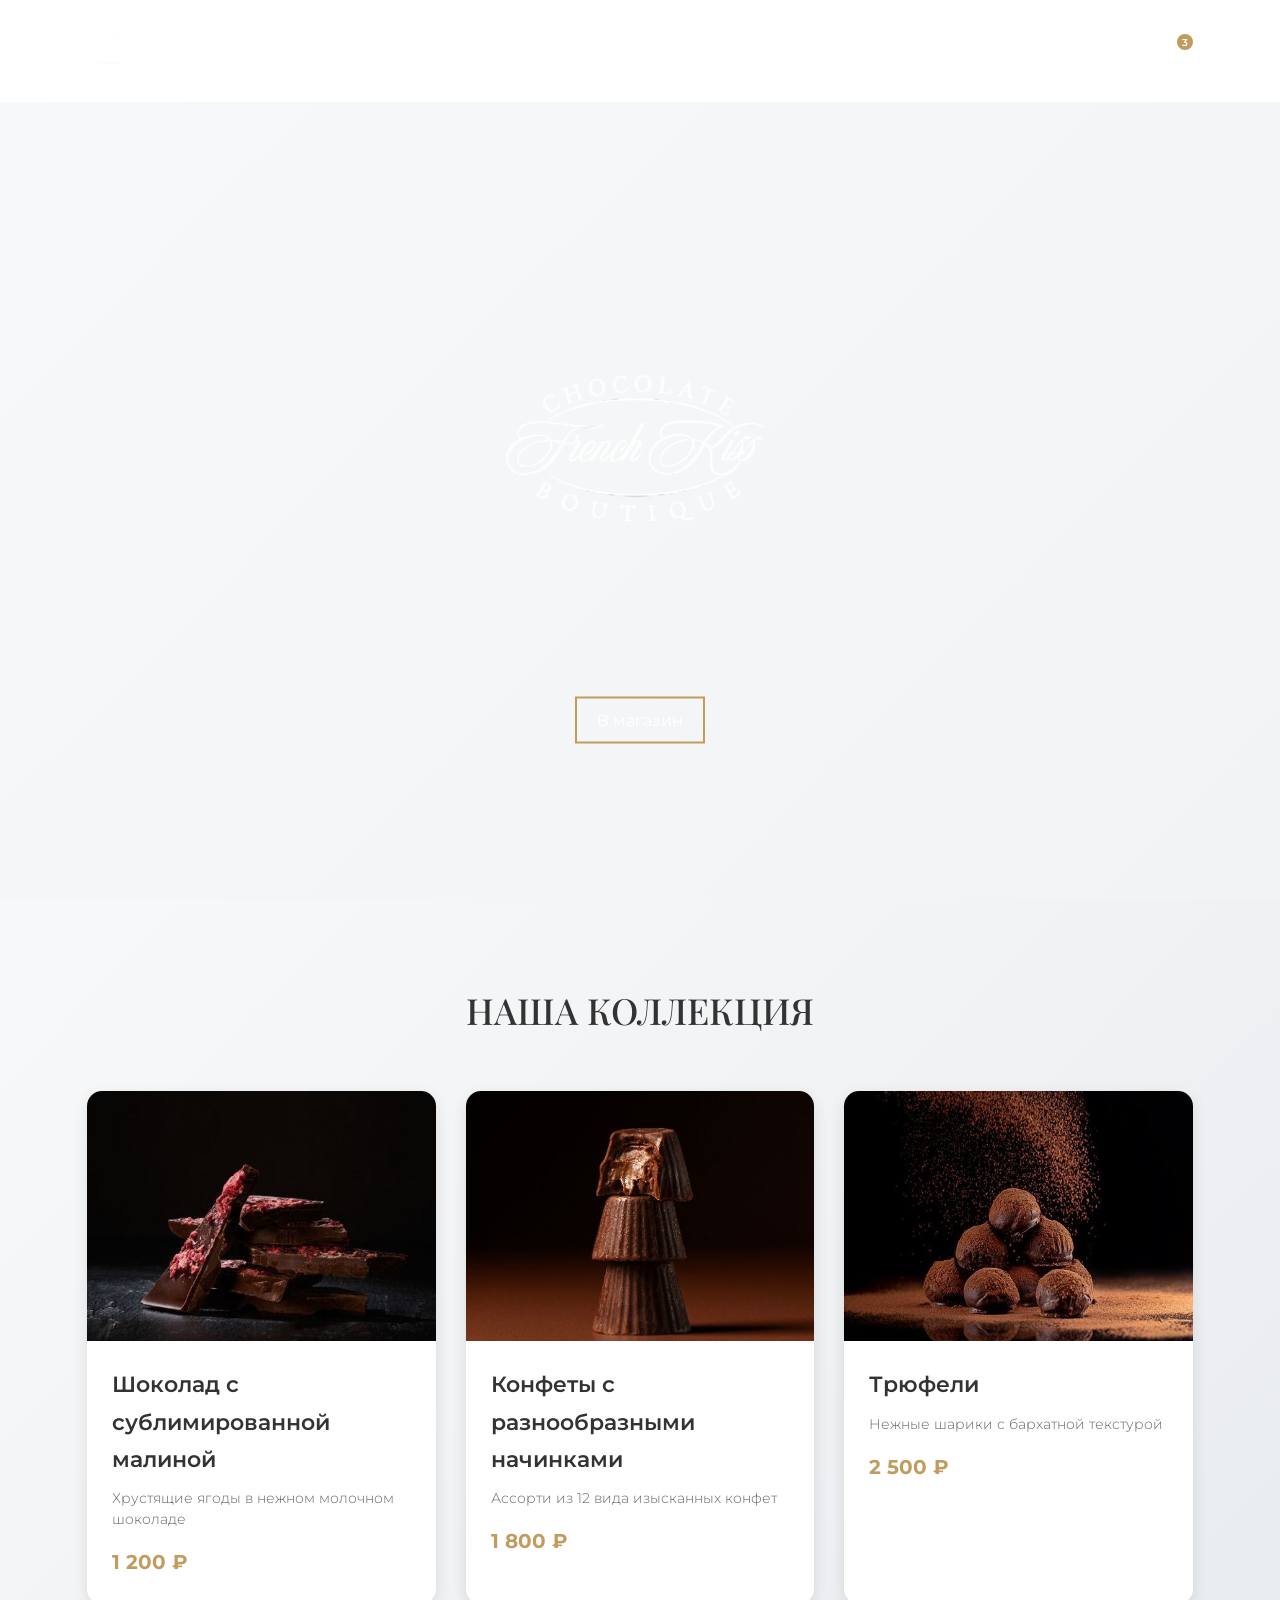
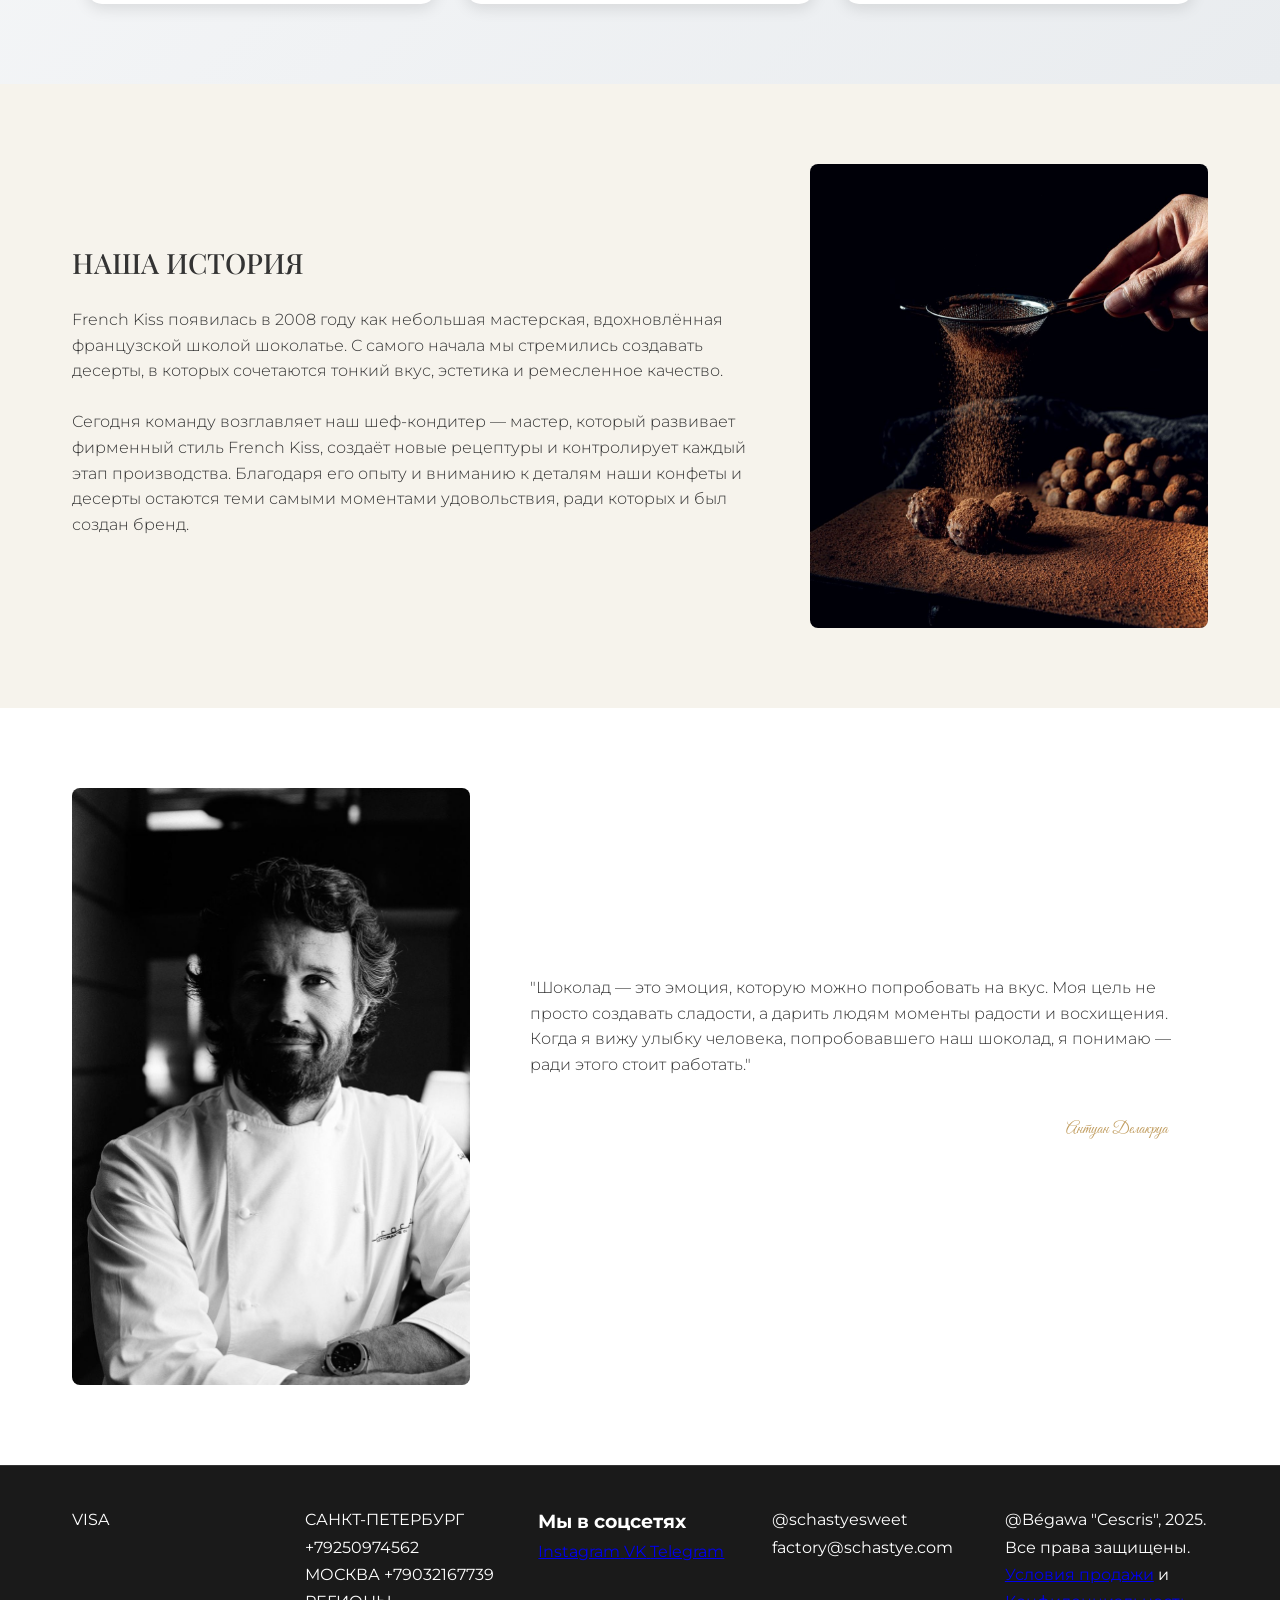
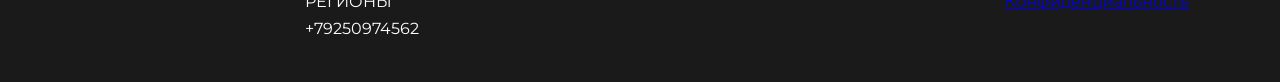
<file: index.html>
<!DOCTYPE html>
<html lang="ru">
<head>
    <meta charset="UTF-8">
    <meta http-equiv="X-UA-Compatible" content="IE=edge">
    <meta name="viewport" content="width=device-width, initial-scale=1.0">
    <title>Шоколадный бутик French Kiss</title>
    
    <!-- Подключение Font Awesome для иконок -->
    <link rel="stylesheet" href="https://cdnjs.cloudflare.com/ajax/libs/font-awesome/6.4.0/css/all.min.css">
    
    <link rel="preconnect" href="https://fonts.googleapis.com">
    <link rel="preconnect" href="https://fonts.gstatic.com" crossorigin>
    <link href="https://fonts.googleapis.com/css2?family=Montserrat:ital,wght@0,100..900;1,100..900&display=swap" rel="stylesheet">
    <link href="https://fonts.googleapis.com/css2?family=Great+Vibes&display=swap" rel="stylesheet">
    <link href="https://fonts.googleapis.com/css2?family=Playfair+Display:wght@400;700&family=Cormorant+Garamond:wght@300;400;700&family=Montserrat:wght@300;400;500&display=swap" rel="stylesheet">
    
    <style>
        /* Сброс стилей */
        * {
            padding: 0;
            margin: 0;
            box-sizing: border-box;
        }

        body {
            font-family: 'Montserrat', sans-serif;
            font-weight: 400;
            line-height: 1.7;
            color: #333;
            background: linear-gradient(135deg, #f8f9fa 0%, #e9ecef 100%);
            overflow-x: hidden;
        }

        /* HEADER С АНИМАЦИЕЙ ПРОЗРАЧНОСТИ */
        header {
            background: transparent;
            color: white;
            padding: 1rem 0;
            position: fixed;
            top: 0;
            left: 0;
            width: 100%;
            z-index: 1000;
            transition: all 0.5s ease;
        }

        /* Header в состоянии "scrolled" */
        header.scrolled {
            background: rgba(255, 255, 255, 0.95) !important;
            backdrop-filter: blur(10px);
            -webkit-backdrop-filter: blur(10px);
            box-shadow: 0 2px 20px rgba(0, 0, 0, 0.1);
            border-bottom: 1px solid rgba(255, 255, 255, 0.2);
        }

        /* Плавное появление белого фона при скролле */
        header::before {
            content: '';
            position: absolute;
            top: 0;
            left: 0;
            width: 100%;
            height: 100%;
            background: white;
            z-index: -1;
            opacity: 0;
            transition: opacity 0.5s ease;
        }

        header.scrolled::before {
            opacity: 1;
        }

        .header-container {
            max-width: 1200px;
            margin: 0 auto;
            padding: 0 2rem;
            display: flex;
            justify-content: space-between;
            align-items: center;
            position: relative;
            height: 70px;
        }

        .logo-link {
            display: flex;
            align-items: center;
            z-index: 1003;
        }

        .logo-default, .logo-scrolled {
            height: 50px;
            width: auto;
            transition: all 0.5s ease;
        }

        .logo-scrolled {
            display: none;
        }

        /* Меняем лого при скролле */
        header.scrolled .logo-default {
            display: none;
        }

        header.scrolled .logo-scrolled {
            display: block;
        }

        /* Десктопное меню */
        .main-nav {
            display: flex;
            gap: 2rem;
            list-style: none;
            padding: 0;
            margin: 0;
        }

        .main-nav a {
            color: white;
            text-decoration: none;
            padding: 0.5rem 1rem;
            font-size: 14px;
            font-weight: 500;
            transition: all 0.3s ease;
            position: relative;
        }

        /* Подчеркивание для ссылок в прозрачном header */
        .main-nav a::after {
            content: '';
            position: absolute;
            bottom: 0;
            left: 50%;
            width: 0;
            height: 2px;
            background: #C09C5E;
            transition: all 0.3s ease;
            transform: translateX(-50%);
        }

        .main-nav a:hover::after {
            width: 80%;
        }

        /* Меняем цвет ссылок при скролле */
        header.scrolled .main-nav a {
            color: #333 !important;
        }

        .main-nav a:hover {
            color: #C09C5E !important;
        }

        /* Уведомления */
        .notification-container {
            position: relative;
            margin-left: auto;
            margin-right: 20px;
        }

        .notification-bell {
            position: relative;
            width: 24px;
            height: 24px;
            cursor: pointer;
            color: white;
            transition: all 0.3s ease;
            display: flex;
            align-items: center;
            justify-content: center;
        }

        header.scrolled .notification-bell {
            color: #333;
        }

        .notification-bell:hover {
            color: #C09C5E;
        }

        .notification-count {
            position: absolute;
            top: -5px;
            right: -5px;
            background: #C09C5E;
            color: white;
            border-radius: 50%;
            width: 16px;
            height: 16px;
            font-size: 10px;
            display: flex;
            align-items: center;
            justify-content: center;
            font-weight: 600;
        }

        /* Бургер-меню */
        .burger-menu {
            display: none;
            background: none;
            border: none;
            font-size: 24px;
            color: white;
            cursor: pointer;
            z-index: 1002;
            padding: 10px;
            transition: all 0.3s ease;
        }

        header.scrolled .burger-menu {
            color: #333;
        }

        .burger-menu:hover {
            color: #C09C5E;
        }

        /* Мобильное меню */
        .mobile-nav-overlay {
            position: fixed;
            top: 0;
            left: 0;
            width: 100%;
            height: 100%;
            background: rgba(0, 0, 0, 0.5);
            z-index: 999;
            display: none;
        }

        .mobile-nav-overlay.active {
            display: block;
        }

        .mobile-nav {
            position: fixed;
            top: 0;
            right: -100%;
            width: 80%;
            max-width: 320px;
            height: 100vh;
            background: white;
            box-shadow: -5px 0 15px rgba(0, 0, 0, 0.1);
            transition: right 0.3s ease;
            z-index: 1000;
            padding: 80px 20px 20px;
            overflow-y: auto;
        }

        .mobile-nav.active {
            right: 0;
        }

        .mobile-nav a {
            display: block;
            color: #333;
            text-decoration: none;
            padding: 12px 0;
            font-size: 16px;
            font-weight: 500;
            border-bottom: 1px solid #eee;
            transition: color 0.3s ease;
        }

        .mobile-nav a:hover {
            color: #C09C5E;
        }

        /* VIDEO HERO SECTION */
        .video-container {
            position: relative;
            width: 100%;
            height: 100vh;
            overflow: hidden;
        }

        .video-container video {
            position: absolute;
            top: 0;
            left: 0;
            width: 100%;
            height: 100%;
            object-fit: cover;
        }

        .logo {
            position: absolute;
            top: 50%;
            left: 50%;
            transform: translate(-50%, -50%);
            z-index: 2;
            width: 300px;
            max-width: 80%;
        }

        .btn1 {
            position: absolute;
            top: 80%;
            left: 50%;
            transform: translate(-50%, -50%);
            z-index: 3;
            font-family: 'Montserrat', sans-serif;
            padding: 12px 20px;
            font-size: 16px;
            color: white;
            border: 2px solid #C09C5E;
            background: transparent;
            border-radius: 0;
            text-decoration: none;
            cursor: pointer;
            transition: 0.3s;
        }

        .btn1:hover {
            background: #C09C5E;
            color: #ffffff;
        }

        /* PRODUCTS SECTION */
        .products {
            padding: 80px 0;
            background: linear-gradient(135deg, #f8f9fa 0%, #e9ecef 100%);
        }

        .section-title {
            text-align: center;
            font-size: 36px;
            color: #333;
            margin-bottom: 50px;
            font-weight: 500;
            font-family: 'Playfair Display', serif;
        }

        .container {
            max-width: 1200px;
            margin: 0 auto;
            padding: 0 2rem;
        }

        .cards-container {
            display: flex;
            justify-content: center;
            gap: 30px;
            flex-wrap: wrap;
        }

        .card {
            background: #fff;
            border-radius: 15px;
            overflow: hidden;
            box-shadow: 0 5px 15px rgba(0, 0, 0, 0.1);
            transition: all 0.4s ease;
            flex: 0 0 calc(33.333% - 30px);
            max-width: 350px;
        }

        .card:hover {
            transform: translateY(-10px);
            box-shadow: 0 15px 30px rgba(0, 0, 0, 0.2);
        }

        .card-image {
            height: 250px;
            overflow: hidden;
        }

        .card-image img {
            width: 100%;
            height: 100%;
            object-fit: cover;
            transition: transform 0.4s ease;
        }

        .card:hover .card-image img {
            transform: scale(1.05);
        }

        .card-content {
            padding: 25px;
        }

        .card-title {
            font-size: 22px;
            color: #333;
            margin-bottom: 10px;
            font-weight: 600;
        }

        .card-description {
            color: #666;
            font-size: 14px;
            line-height: 1.5;
            margin-bottom: 15px;
            font-weight: 300;
        }

        .card-price {
            font-size: 20px;
            color: #C09C5E;
            font-weight: 700;
        }

        /* ABOUT SECTIONS */
        .about-us, .about-leader {
            padding: 80px 0;
        }

        .about-us {
            background-color: #F6F3EC;
        }

        .about-leader {
            background-color: #ffffff;
        }

        .about-content, .man-content {
            flex: 1;
        }

        .about-content h2, .man-content h2 {
            font-weight: 500;
            color: #333;
            margin-bottom: 20px;
            font-size: 28px;
            font-family: 'Playfair Display', serif;
        }

        .about-content p, .man-content p {
            font-weight: 300;
            line-height: 1.6;
            margin-bottom: 15px;
            font-size: 16px;
        }

        .img1, .img2 {
            flex: 0 0 35%;
            max-width: 35%;
        }

        .img1 img, .img2 img {
            width: 100%;
            height: auto;
            display: block;
            border-radius: 8px;
        }

        .handwritten-quote {
            font-family: 'Great Vibes', cursive;
            font-size: 40px;
            line-height: 1.5;
            color: #C09C5E;
            text-align: right;
            margin: 20px 0;
            padding: 20px 40px;
            font-weight: 400;
        }

        /* FOOTER */
        .footer {
            background-color: #1a1a1a;
            color: #ffffff;
            padding: 40px 0;
            border-top: 1px solid #333;
        }

        .footer-container {
            max-width: 1200px;
            margin: 0 auto;
            padding: 0 2rem;
            display: flex;
            justify-content: space-between;
            align-items: flex-start;
            flex-wrap: wrap;
            gap: 30px;
        }

        .footer-section {
            flex: 1;
            min-width: 200px;
        }

        /* АДАПТИВНЫЕ СТИЛИ */
        @media (max-width: 1024px) {
            .main-nav {
                display: none;
            }
            
            .burger-menu {
                display: block;
            }
            
            .logo-default, .logo-scrolled {
                height: 40px;
            }
            
            .header-container {
                padding: 0 20px;
            }
            
            .card {
                flex: 0 0 calc(50% - 20px);
            }
            
            .about-us .container,
            .about-leader .container {
                flex-direction: column;
                gap: 30px;
            }
            
            .img1, .img2 {
                flex: 0 0 100%;
                max-width: 100%;
            }
        }

        @media (max-width: 768px) {
            .video-container {
                height: 80vh;
            }
            
            .logo {
                width: 200px;
            }
            
            .btn1 {
                font-size: 14px;
                padding: 10px 16px;
                top: 75%;
            }
            
            .section-title {
                font-size: 28px;
            }
            
            .card {
                flex: 0 0 100%;
                max-width: 100%;
            }
            
            .handwritten-quote {
                font-size: 28px;
                padding: 15px 20px;
            }
            
            .footer-container {
                flex-direction: column;
                gap: 30px;
                text-align: center;
            }
            
            .contact-item {
                flex-direction: column;
                align-items: center;
                gap: 5px;
            }
            
            /* Для мобильных - делаем header сразу белым при скролле */
            header.scrolled {
                background: rgba(255, 255, 255, 1) !important;
            }
        }

        @media (max-width: 480px) {
            .video-container {
                height: 70vh;
            }
            
            .logo {
                width: 160px;
            }
            
            .btn1 {
                font-size: 12px;
                padding: 8px 14px;
                top: 70%;
            }
            
            .section-title {
                font-size: 24px;
            }
            
            .card-title {
                font-size: 18px;
            }
            
            .card-price {
                font-size: 18px;
            }
            
            .handwritten-quote {
                font-size: 24px;
                padding: 10px 15px;
            }
            
            .header-container {
                padding: 0 15px;
                height: 60px;
            }
            
            .logo-default, .logo-scrolled {
                height: 35px;
            }
        }

        @media (min-width: 1025px) {
            .mobile-nav,
            .mobile-nav-overlay,
            .burger-menu {
                display: none;
            }
        }

        /* Общие стили для контейнеров */
        .about-us .container,
        .about-leader .container {
            display: flex;
            align-items: center;
            gap: 60px;
            max-width: 1200px;
            margin: 0 auto;
            padding: 0 2rem;
        }
    </style>
</head>
<body>
    <!-- HEADER -->
    <header>
        <div class="header-container">
            <a href="/" class="logo-link">
                <img src="лого.png" alt="Логотип компании" class="logo-default">
                <img src="лого2.png" alt="Логотип компании" class="logo-scrolled">
            </a>

            <nav class="main-nav">
                <a href="index.html">ГЛАВНАЯ</a>
                <a href="shop.html">МАГАЗИН</a>
                <a href="workshops.html">МАСТЕР-КЛАССЫ</a>
                <a href="tours.html">ЭКСКУРСИИ</a>
                <a href="branches.html">ФИЛИАЛЫ</a>
            </nav>

            <div class="notification-container">
                <div class="notification-bell">
                    <i class="fas fa-bell"></i>
                    <div class="notification-count">3</div>
                </div>
            </div>

            <button class="burger-menu" id="burger-menu">
                <i class="fas fa-bars"></i>
            </button>
        </div>
    </header>

    <!-- Мобильное меню -->
    <div class="mobile-nav-overlay" id="mobile-overlay"></div>
    <nav class="mobile-nav" id="mobile-nav">
        <a href="index.html">ГЛАВНАЯ</a>
        <a href="shop.html">МАГАЗИН</a>
        <a href="workshops.html">МАСТЕР-КЛАССЫ</a>
        <a href="tours.html">ЭКСКУРСИИ</a>
        <a href="branches.html">ФИЛИАЛЫ</a>
    </nav>

    <!-- VIDEO HERO -->
    <div class="video-container">
        <video autoplay muted loop playsinline>
            <source src="main video.MOV" type="video/mp4" />
        </video>
        <img src="лого.png" alt="logo" class="logo">
        <button onclick="window.location.href='shop.html'" class="btn1">В магазин</button>
    </div>

    <!-- PRODUCTS -->
    <section class="products">
        <h2 class="section-title">НАША КОЛЛЕКЦИЯ</h2>
        <div class="container">
            <div class="cards-container">
                <div class="card">
                    <div class="card-image">
                        <img src="img3.jpg" alt="Шоколадные конфеты">
                    </div>
                    <div class="card-content">
                        <h3 class="card-title">Шоколад с сублимированной малиной</h3>
                        <p class="card-description">Хрустящие ягоды в нежном молочном шоколаде</p>
                        <div class="card-price">1 200 ₽</div>
                    </div>
                </div>

                <div class="card">
                    <div class="card-image">
                        <img src="chocolate.jpg" alt="Шоколадные плитки">
                    </div>
                    <div class="card-content">
                        <h3 class="card-title">Конфеты с разнообразными начинками</h3>
                        <p class="card-description">Ассорти из 12 вида изысканных конфет</p>
                        <div class="card-price">1 800 ₽</div>
                    </div>
                </div>

                <div class="card">
                    <div class="card-image">
                        <img src="truf.jpg" alt="Подарочные наборы">
                    </div>
                    <div class="card-content">
                        <h3 class="card-title">Трюфели</h3>
                        <p class="card-description">Нежные шарики с бархатной текстурой</p>
                        <div class="card-price">2 500 ₽</div>
                    </div>
                </div>
            </div>
        </div>
    </section>

    <!-- ABOUT US -->
    <section class="about-us">
        <div class="container">
            <div class="about-content">
                <h2>НАША ИСТОРИЯ</h2>
                <p>French Kiss появилась в 2008 году как небольшая мастерская, вдохновлённая французской школой шоколатье. С самого начала мы стремились создавать десерты, в которых сочетаются тонкий вкус, эстетика и ремесленное качество.<br><br>
                Сегодня команду возглавляет наш шеф-кондитер — мастер, который развивает фирменный стиль French Kiss, создаёт новые рецептуры и контролирует каждый этап производства. Благодаря его опыту и вниманию к деталям наши конфеты и десерты остаются теми самыми моментами удовольствия, ради которых и был создан бренд.</p>
            </div>
            <div class="img1">
                <img src="img1.jpg" alt="Наша история">
            </div>
        </div>
    </section>

    <!-- ABOUT LEADER -->
    <section class="about-leader">
        <div class="container">
            <div class="img2">
                <img src="man3.jpg" alt="Leader">
            </div>
            <div class="man-content">
                <p>"Шоколад — это эмоция, которую можно попробовать на вкус. Моя цель не просто создавать сладости, а дарить людям моменты радости и восхищения. Когда я вижу улыбку человека, попробовавшего наш шоколад, я понимаю — ради этого стоит работать."</p>
                <div class="handwritten-quote">
                    <p>Антуан Делакруа</p>
                </div>
            </div>
        </div>
    </section>

    <!-- FOOTER -->
    <footer class="footer">
    <div class="footer-container">
        <div class="footer-section">
            <div class="payment-methods">
                <span class="visa-text">VISA</span>
            </div>
        </div>
        
        <div class="footer-section">
            <div class="contacts">
                <div class="contact-item">
                    <span class="city">CАНКТ-ПЕТЕРБУРГ</span>
                    <span class="phone">+79250974562</span>
                </div>
                <div class="contact-item">
                    <span class="city">МОСКВА</span>
                    <span class="phone">+79032167739</span>
                </div>
                <div class="contact-item">
                    <span class="city">РЕГИОНЫ</span>
                    <span class="phone">+79250974562</span>
                </div>
            </div>
        </div>

        <div class="footer-section">
            <div class="social-buttons">
                <h3 class="social-title">Мы в соцсетях</h3>
                <div class="social-buttons-container">
                    <a href="#" class="social-btn instagram">
                        <span class="social-text">Instagram</span>
                    </a>
                    <a href="#" class="social-btn vk">
                        <span class="social-text">VK</span>
                    </a>
                    <a href="#" class="social-btn telegram">
                        <span class="social-text">Telegram</span>
                    </a>
                </div>
            </div>
        </div>
        
        <div class="footer-section">
            <div class="social">
                <div class="social-item">@schastyesweet</div>
                <div class="social-item">factory@schastye.com</div>
            </div>
        </div>
        
        <div class="footer-section">
            <div class="copyright">
                <div class="copyright-text">@Bégawa "Cescris", 2025. Все права защищены.</div>
                <div class="links">
                    <a href="#">Условия продажи</a>
                    <span> и </span>
                    <a href="#">Конфиденциальность</a>
                </div>
            </div>
        </div>
    </div>
    </footer>

    <script>
        // Бургер-меню
        document.addEventListener('DOMContentLoaded', function() {
            const burgerMenu = document.getElementById('burger-menu');
            const mobileNav = document.getElementById('mobile-nav');
            const mobileOverlay = document.getElementById('mobile-overlay');
            
            if (burgerMenu && mobileNav && mobileOverlay) {
                function toggleMobileMenu() {
                    burgerMenu.classList.toggle('active');
                    mobileNav.classList.toggle('active');
                    mobileOverlay.classList.toggle('active');
                    document.body.style.overflow = mobileNav.classList.contains('active') ? 'hidden' : '';
                }
                
                function closeMobileMenu() {
                    burgerMenu.classList.remove('active');
                    mobileNav.classList.remove('active');
                    mobileOverlay.classList.remove('active');
                    document.body.style.overflow = '';
                }
                
                burgerMenu.addEventListener('click', toggleMobileMenu);
                mobileOverlay.addEventListener('click', closeMobileMenu);
                
                mobileNav.querySelectorAll('a').forEach(link => {
                    link.addEventListener('click', closeMobileMenu);
                });
            }
            
            // Header scroll effect с плавной анимацией
            const header = document.querySelector('header');
            const videoContainer = document.querySelector('.video-container');
            
            function updateHeader() {
                // Получаем высоту видео и проверяем, проскроллили ли мы его
                const videoHeight = videoContainer.offsetHeight;
                const scrollPosition = window.scrollY;
                
                // Вычисляем процент прокрутки видео (от 0 до 1)
                let scrollPercent = scrollPosition / videoHeight;
                
                // Ограничиваем от 0 до 1
                scrollPercent = Math.min(Math.max(scrollPercent, 0), 1);
                
                if (scrollPercent > 0.3) { // Начинаем менять после 30% прокрутки видео
                    header.classList.add('scrolled');
                    
                    // Плавное изменение цвета ссылок
                    const links = document.querySelectorAll('.main-nav a, .burger-menu, .notification-bell');
                    links.forEach(link => {
                        link.style.color = '#333';
                    });
                } else {
                    header.classList.remove('scrolled');
                    
                    // Возвращаем белый цвет для ссылок
                    const links = document.querySelectorAll('.main-nav a, .burger-menu, .notification-bell');
                    links.forEach(link => {
                        link.style.color = 'white';
                    });
                }
            }
            
            // Делаем инициализацию и добавляем обработчик
            window.addEventListener('scroll', updateHeader);
            updateHeader(); // Инициализация при загрузке
            
            // Дополнительно: плавное изменение opacity для header
            function updateHeaderOpacity() {
                const scrollPosition = window.scrollY;
                const videoHeight = videoContainer.offsetHeight;
                
                // Вычисляем прозрачность от 0 до 1
                let opacity = Math.min(scrollPosition / (videoHeight * 0.7), 1);
                
                // Применяем плавное изменение фона
                if (header.classList.contains('scrolled')) {
                    header.style.background = `rgba(255, 255, 255, ${opacity})`;
                }
            }
            
            // Оптимизация производительности
            let ticking = false;
            window.addEventListener('scroll', function() {
                if (!ticking) {
                    window.requestAnimationFrame(function() {
                        updateHeader();
                        updateHeaderOpacity();
                        ticking = false;
                    });
                    ticking = true;
                }
            });
        });
    </script>
</body>
</html>
</file>
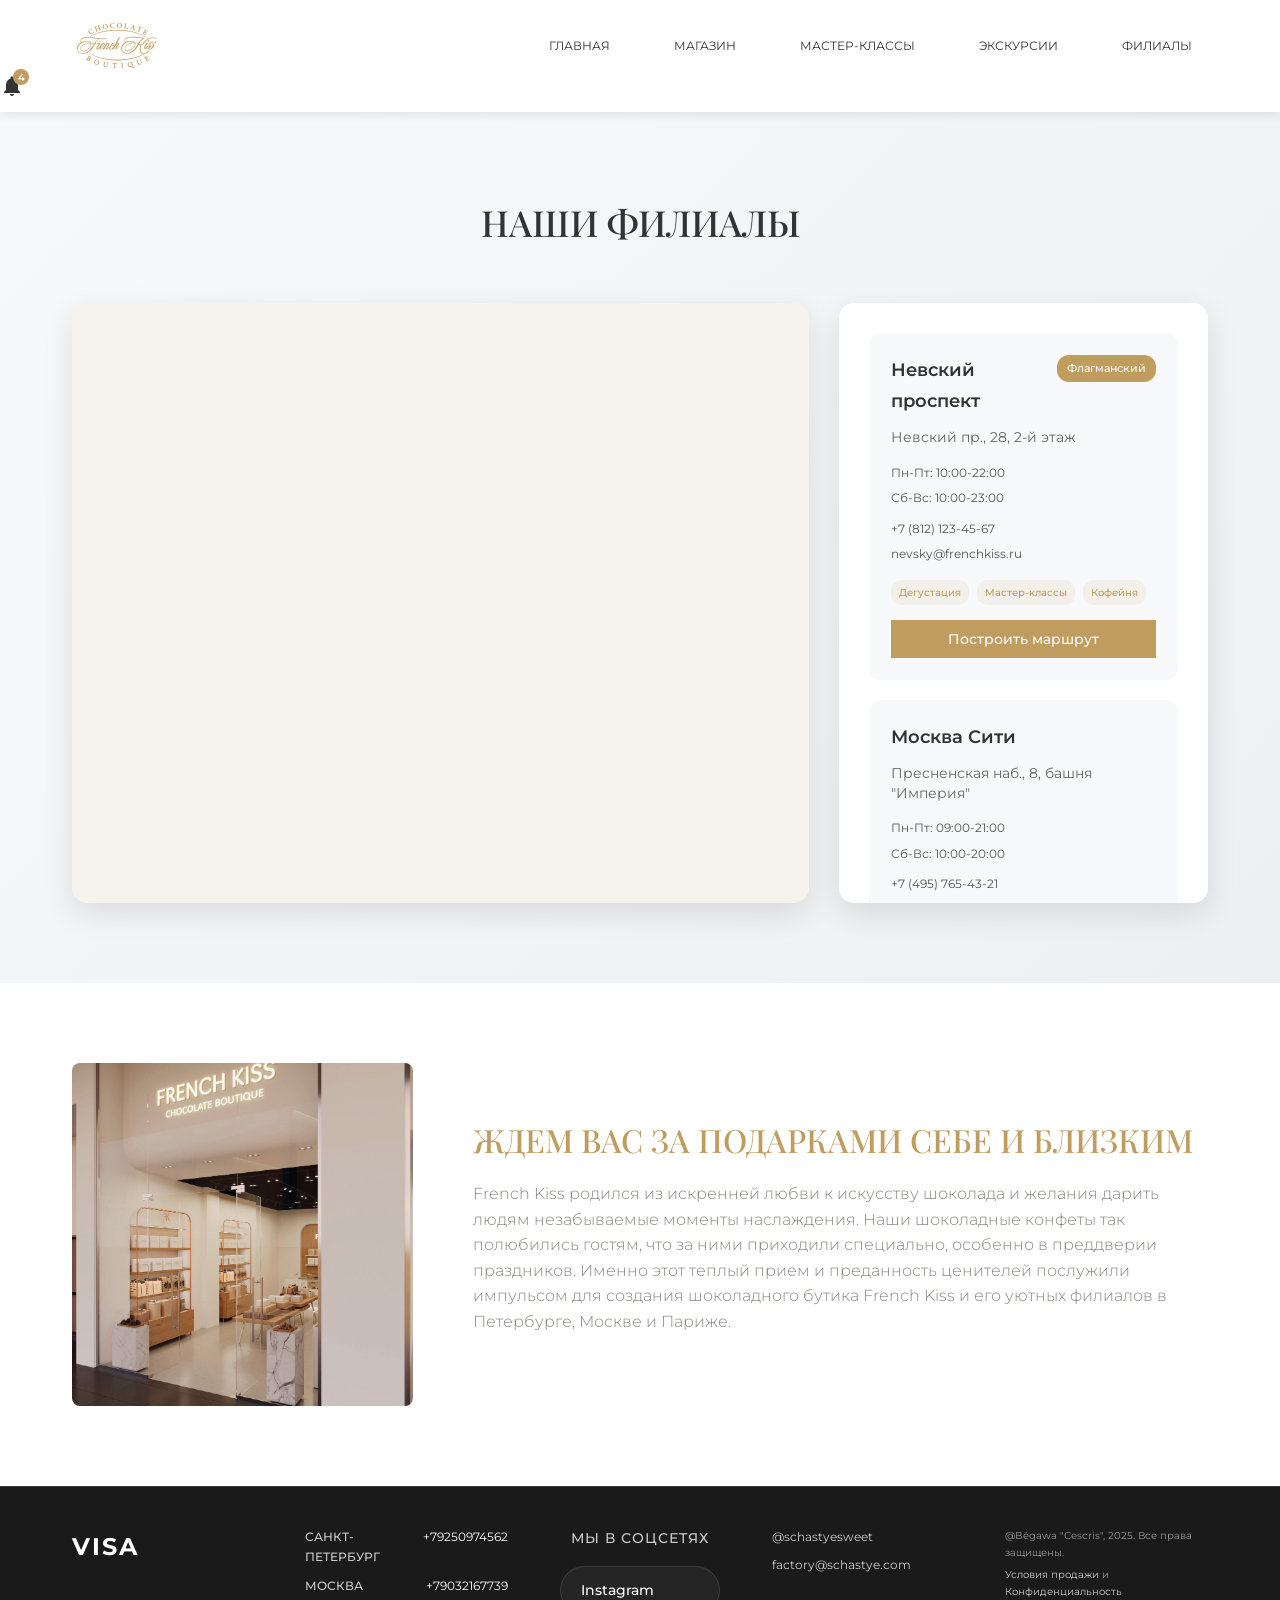
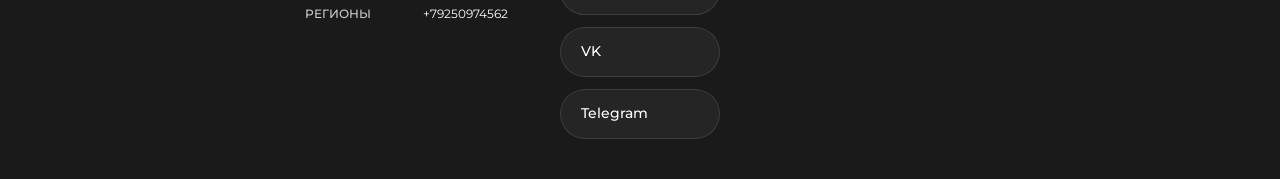
<file: branches.html>
<!DOCTYPE html>
<html lang="ru">
<head>
    <meta charset="UTF-8">
    <meta http-equiv="X-UA-Compatible" content="IE=edge">
    <meta name="viewport" content="width=device-width, initial-scale=1.0">
    <title>Шоколадный бутик French Kiss</title>
    <link rel="stylesheet" href="style.css">
    <link rel="stylesheet" href="branches.css">
    <link href="https://fonts.googleapis.com/css2?family=Playfair+Display:wght@400;700&family=Cormorant+Garamond:wght@300;400;700&family=Montserrat:wght@300;400;500&display=swap" rel="stylesheet">
</head>
<body>
    <header class="always-scrolled"> 
        <div class="container"> 
            <a href="/" class="logo-link">
                <img src="лого.png" alt="Логотип компании" class="logo1 logo-default">
                <img src="лого2.png" alt="Логотип компании" class="logo1 logo-scrolled">
            </a>

            <label for="menuToggle" class="menu-toggle" aria-label="Открыть меню">
                <span></span>
                <span></span>
                <span></span>
            </label>
        
            <nav class="main-nav">
                <a href="index.html">ГЛАВНАЯ</a>
                <a href="shop.html">МАГАЗИН</a>
                <a href="workshops.html">МАСТЕР-КЛАССЫ</a>
                <a href="tours.html">ЭКСКУРСИИ</a>
                <a href="branches.html">ФИЛИАЛЫ</a>
            </nav>
        </div>
        <div class="notification-container">
            <div class="notification-bell">
                <svg viewBox="0 0 24 24" fill="currentColor">
                    <path d="M12 22c1.1 0 2-.9 2-2h-4c0 1.1.89 2 2 2zm6-6v-5c0-3.07-1.64-5.64-4.5-6.32V4c0-.83-.67-1.5-1.5-1.5s-1.5.67-1.5 1.5v.68C7.63 5.36 6 7.93 6 11v5l-2 2v1h16v-1l-2-2z"/>
                </svg>
                <div class="notification-count">4</div>
            </div>
            <div class="notification-dropdown">
                <div class="notification-header">Уведомления</div>
                <ul class="notification-list">
                    <li class="notification-item">
                        <div class="notification-number">1</div>
                        <div class="notification-content">
                            <div class="notification-title">Новая коллекция</div>
                            <div class="notification-text">Весенние вкусы уже в бутиках</div>
                        </div>
                    </li>
                    <li class="notification-item">
                        <div class="notification-number">2</div>
                        <div class="notification-content">
                            <div class="notification-title">Акция</div>
                            <div class="notification-text">Скидка 15% на подарочные наборы</div>
                        </div>
                    </li>
                    <li class="notification-item">
                        <div class="notification-number">3</div>
                        <div class="notification-content">
                            <div class="notification-title">Мастер-класс</div>
                            <div class="notification-text">Новые даты доступны для записи</div>
                        </div>
                    </li>
                    <li class="notification-item">
                        <div class="notification-number">4</div>
                        <div class="notification-content">
                            <div class="notification-title">Новый филиал</div>
                            <div class="notification-text">Открытие в ТРК Галерея</div>
                        </div>
                    </li>
                </ul>
            </div>
        </div>
    </header>

    <!-- Секция с картой филиалов -->
    <section class="branches-map-section first-section">
        <h2 class="section-title">НАШИ ФИЛИАЛЫ</h2>
        <div class="container">
            <div class="map-layout">
                <div class="map-container">
                    <iframe 
                        src="https://www.google.com/maps/embed?pb=!1m18!1m12!1m3!1d2250.3070266047325!2d37.57325117677725!3d55.666260973052204!2m3!1f0!2f0!3f0!3m2!1i1024!2i768!4f13.1!3m3!1m2!1s0x46b54d18e35394f5%3A0x75d4010e2d0a8e78!2sFrench%20Kiss!5e0!3m2!1sru!2sru!4v1759858546284!5m2!1sru!2sru" 
                        width="100%" 
                        height="100%" 
                        style="border:0;" 
                        allowfullscreen="" 
                        loading="lazy" 
                        referrerpolicy="no-referrer-when-downgrade">
                    </iframe>
                </div>
                <div class="branches-sidebar">
                    <div class="branches-list">
                        <div class="branch-card" data-address="Невский пр., 28, Санкт-Петербург" data-branch="Невский проспект">
                            <div class="branch-header">
                                <h4>Невский проспект</h4>
                                <div class="branch-badge">Флагманский</div>
                            </div>
                            <p class="branch-address">Невский пр., 28, 2-й этаж</p>
                            <div class="branch-info">
                                <div class="branch-hours">
                                    <span>Пн-Пт: 10:00-22:00</span>
                                    <span>Сб-Вс: 10:00-23:00</span>
                                </div>
                                <div class="branch-contacts">
                                    <span>+7 (812) 123-45-67</span>
                                    <span>nevsky@frenchkiss.ru</span>
                                </div>
                            </div>
                            <div class="branch-features">
                                <span class="feature-tag">Дегустация</span>
                                <span class="feature-tag">Мастер-классы</span>
                                <span class="feature-tag">Кофейня</span>
                            </div>
                            <button class="btn-route">Построить маршрут</button>
                        </div>

                        <div class="branch-card" data-address="Пресненская наб., 8, Москва" data-branch="Москва Сити">
                            <div class="branch-header">
                                <h4>Москва Сити</h4>
                            </div>
                            <p class="branch-address">Пресненская наб., 8, башня "Империя"</p>
                            <div class="branch-info">
                                <div class="branch-hours">
                                    <span>Пн-Пт: 09:00-21:00</span>
                                    <span>Сб-Вс: 10:00-20:00</span>
                                </div>
                                <div class="branch-contacts">
                                    <span>+7 (495) 765-43-21</span>
                                    <span>city@frenchkiss.ru</span>
                                </div>
                            </div>
                            <div class="branch-features">
                                <span class="feature-tag">Бизнес-ланчи</span>
                                <span class="feature-tag">VIP-зал</span>
                                <span class="feature-tag">Дегустации</span>
                            </div>
                            <button class="btn-route">Построить маршрут</button>
                        </div>

                        <div class="branch-card" data-address="ул. Производственная, 15, Санкт-Петербург" data-branch="Фабрика-магазин">
                            <div class="branch-header">
                                <h4>Фабрика-магазин</h4>
                            </div>
                            <p class="branch-address">ул. Производственная, 15, СПб</p>
                            <div class="branch-info">
                                <div class="branch-hours">
                                    <span>Пн-Пт: 08:00-20:00</span>
                                    <span>Сб: 10:00-18:00</span>
                                </div>
                                <div class="branch-contacts">
                                    <span>+7 (812) 987-65-43</span>
                                    <span>factory@frenchkiss.ru</span>
                                </div>
                            </div>
                            <div class="branch-features">
                                <span class="feature-tag">Прямые цены</span>
                                <span class="feature-tag">Экскурсии</span>
                                <span class="feature-tag">Свежая продукция</span>
                            </div>
                            <button class="btn-route">Построить маршрут</button>
                        </div>
                    </div>
                </div>
            </div>
        </div>
    </section>

    <section class="about-fabric">
        <div class="container1">
            <div class="img2">
                <img src="boutique.jpg" alt="Бутик French Kiss">
            </div>
            <div class="blue-content">
                <h2 class="beige-title">ЖДЕМ ВАС ЗА ПОДАРКАМИ СЕБЕ И БЛИЗКИМ</h2>
                <p>French Kiss родился из искренней любви к искусству шоколада и желания дарить людям незабываемые моменты наслаждения. Наши шоколадные конфеты так полюбились гостям, что за ними приходили специально, особенно в преддверии праздников. Именно этот теплый прием и преданность ценителей послужили импульсом для создания шоколадного бутика French Kiss и его уютных филиалов в Петербурге, Москве и Париже.</p>
            </div>
        </div>
    </section>

    <footer class="footer">
        <div class="footer-container">
            <div class="footer-section">
                <div class="payment-methods">
                    <span class="visa-text">VISA</span>
                </div>
            </div>
            
            <div class="footer-section">
                <div class="contacts">
                    <div class="contact-item">
                        <span class="city">CАНКТ-ПЕТЕРБУРГ</span>
                        <span class="phone">+79250974562</span>
                    </div>
                    <div class="contact-item">
                        <span class="city">МОСКВА</span>
                        <span class="phone">+79032167739</span>
                    </div>
                    <div class="contact-item">
                        <span class="city">РЕГИОНЫ</span>
                        <span class="phone">+79250974562</span>
                    </div>
                </div>
            </div>

            <div class="footer-section">
                <div class="social-buttons">
                    <h3 class="social-title">Мы в соцсетях</h3>
                    <div class="social-buttons-container">
                        <a href="#" class="social-btn instagram">
                            <span class="social-text">Instagram</span>
                        </a>
                        <a href="#" class="social-btn vk">
                            <span class="social-text">VK</span>
                        </a>
                        <a href="#" class="social-btn telegram">
                            <span class="social-text">Telegram</span>
                        </a>
                    </div>
                </div>
            </div>
            
            <div class="footer-section">
                <div class="social">
                    <div class="social-item">@schastyesweet</div>
                    <div class="social-item">factory@schastye.com</div>
                </div>
            </div>
            
            <div class="footer-section">
                <div class="copyright">
                    <div class="copyright-text">@Bégawa "Cescris", 2025. Все права защищены.</div>
                    <div class="links">
                        <a href="#">Условия продажи</a>
                        <span> и </span>
                        <a href="#">Конфиденциальность</a>
                    </div>
                </div>
            </div>
        </div>
    </footer>

    <script src="branches.js"></script>
</body>
</html>
</file>
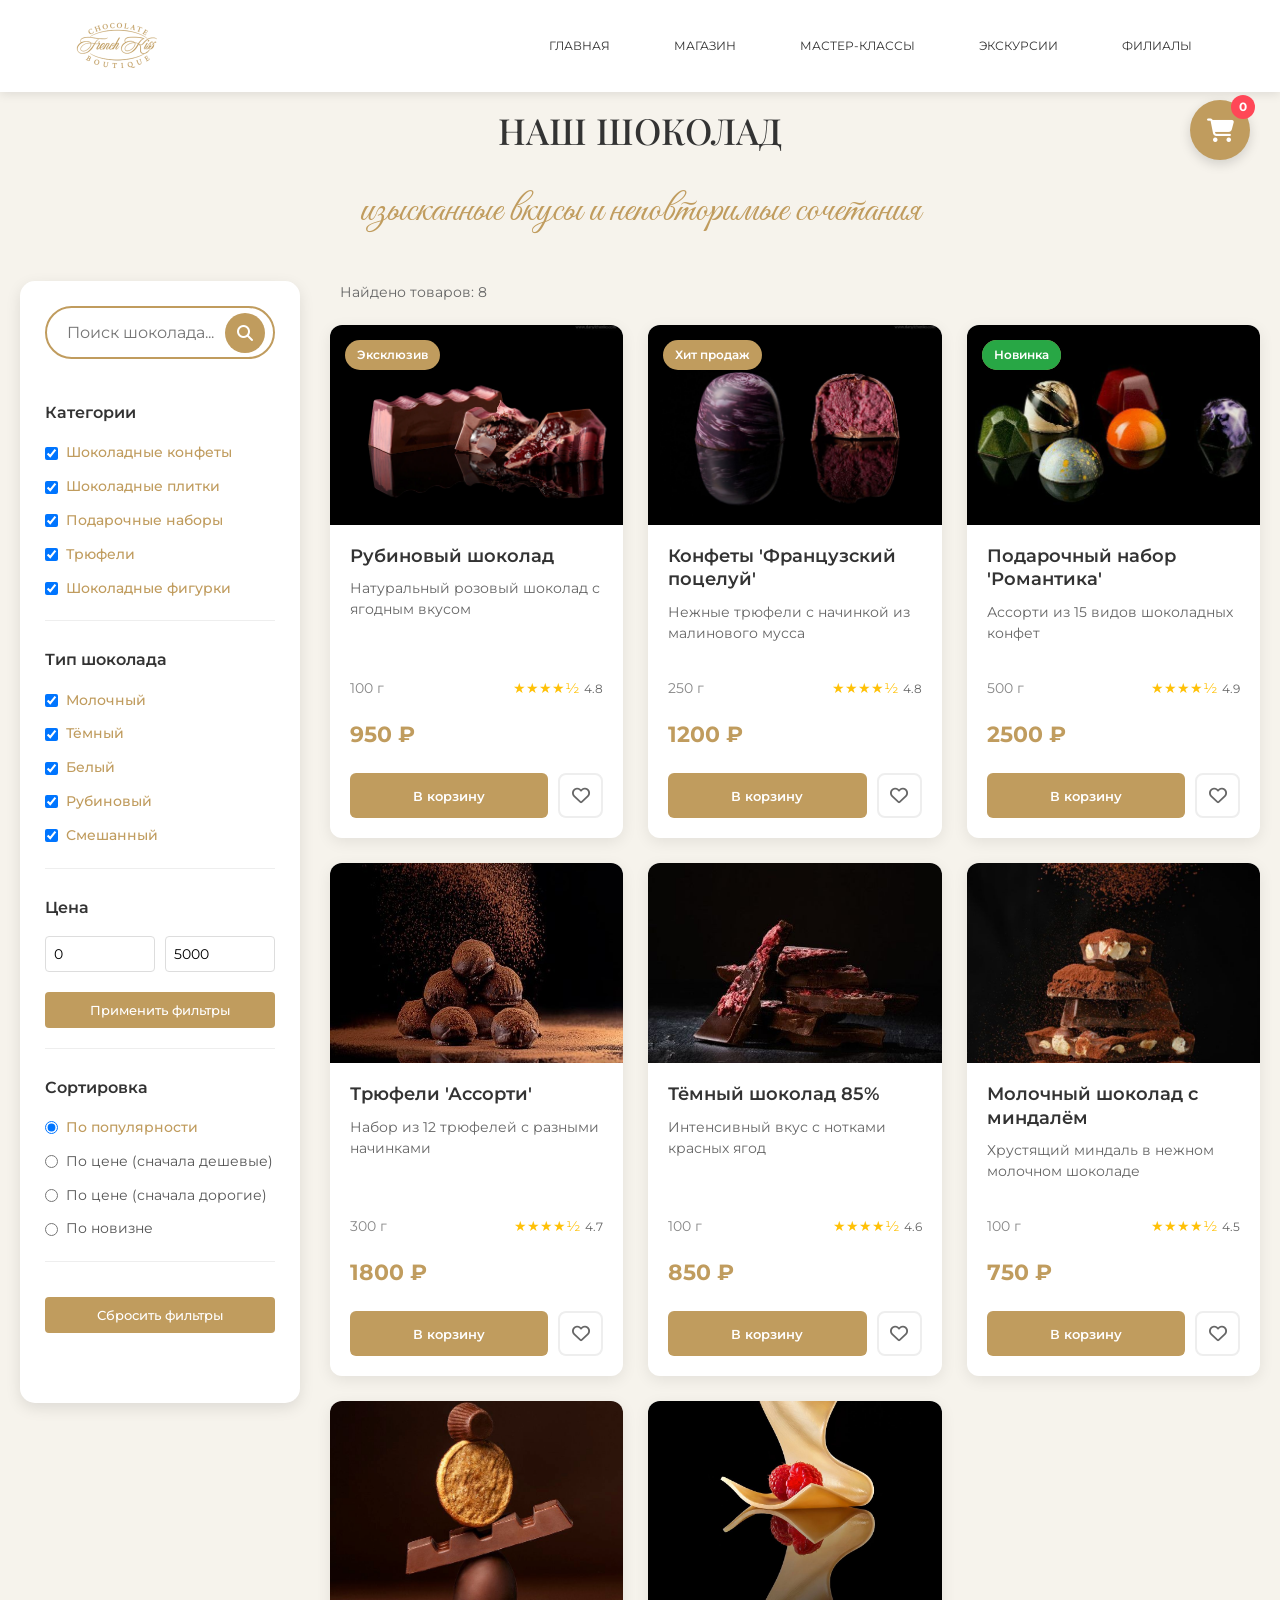
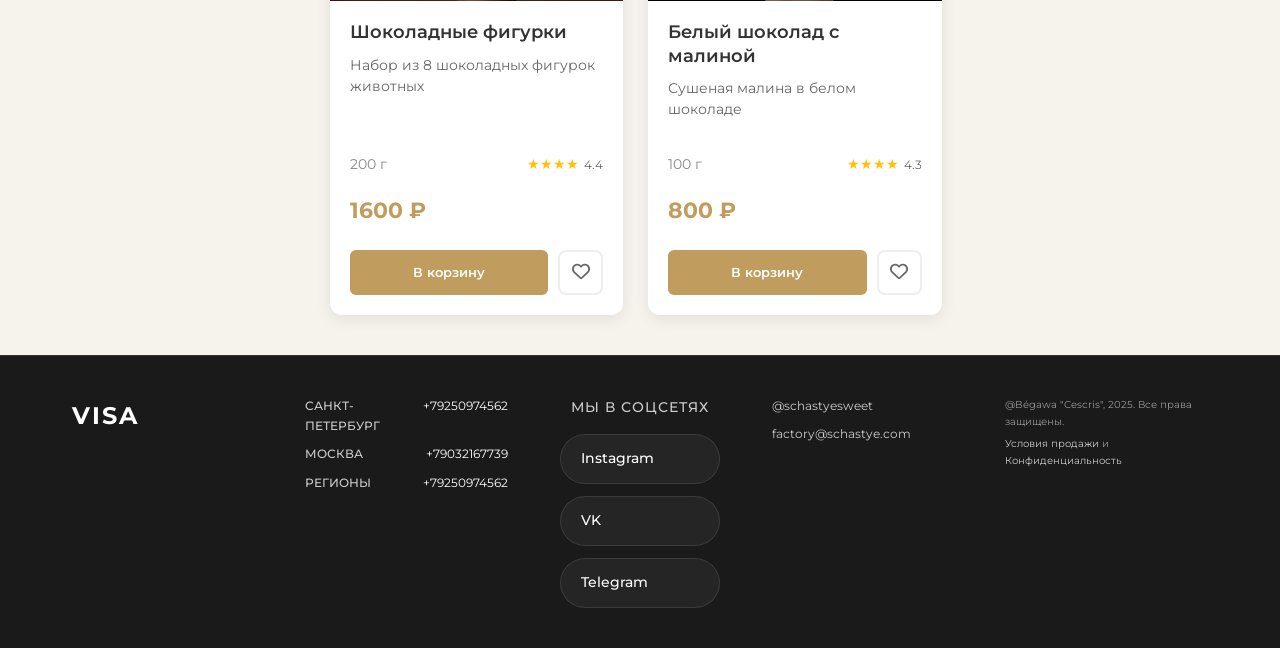
<file: shop.html>
<!DOCTYPE html>
<html lang="ru">
<head>
    <meta charset="UTF-8">
    <meta name="viewport" content="width=device-width, initial-scale=1.0">
    <title>Магазин - French Kiss</title>
    <link rel="stylesheet" href="style.css">
    <link rel="preconnect" href="https://fonts.googleapis.com">
    <link rel="preconnect" href="https://fonts.gstatic.com" crossorigin>
    <link href="https://fonts.googleapis.com/css2?family=Montserrat:ital,wght@0,100..900;1,100..900&display=swap" rel="stylesheet">
    <link href="https://fonts.googleapis.com/css2?family=Great+Vibes&display=swap" rel="stylesheet">
    <link href="https://fonts.googleapis.com/css2?family=Playfair+Display:wght@400;700&family=Cormorant+Garamond:wght@300;400;700&family=Montserrat:wght@300;400;500&display=swap" rel="stylesheet">
    
    <!-- Font Awesome для иконок -->
    <link rel="stylesheet" href="https://cdnjs.cloudflare.com/ajax/libs/font-awesome/6.4.0/css/all.min.css">
    
    <link rel="stylesheet" href="shop.css">
    
    <style>
        /* Стили для иконок поиска и корзины */
        .search-btn {
            background: #C09C5E;
            color: white;
            border: none;
            padding: 10px 15px;
            cursor: pointer;
            font-size: 16px;
            display: flex;
            align-items: center;
            justify-content: center;
        }
        
        .search-btn i {
            font-size: 16px;
        }
        
        .cart-icon {
            position: fixed;
            bottom: 30px;
            right: 30px;
            background: #C09C5E;
            color: white;
            width: 60px;
            height: 60px;
            border-radius: 50%;
            display: flex;
            align-items: center;
            justify-content: center;
            cursor: pointer;
            font-size: 24px;
            z-index: 1000;
            box-shadow: 0 4px 12px rgba(0, 0, 0, 0.15);
            transition: all 0.3s ease;
        }
        
        .cart-icon:hover {
            background: #a8854e;
            transform: scale(1.05);
        }
        
        .cart-count {
            position: absolute;
            top: -5px;
            right: -5px;
            background: #ff4757;
            color: white;
            width: 24px;
            height: 24px;
            border-radius: 50%;
            display: flex;
            align-items: center;
            justify-content: center;
            font-size: 12px;
            font-weight: bold;
        }
        
        .empty-cart-icon {
            font-size: 48px;
            color: #ddd;
            margin-bottom: 20px;
        }
        
        .empty-cart-icon i {
            font-size: 48px;
        }
        
        /* Обновленные стили для кнопок в карточках товаров */
        .btn-favorite {
            background: none;
            border: 1px solid #ddd;
            color: #666;
            width: 40px;
            height: 40px;
            border-radius: 50%;
            cursor: pointer;
            transition: all 0.3s ease;
            display: flex;
            align-items: center;
            justify-content: center;
        }
        
        .btn-favorite:hover {
            color: #ff4757;
            border-color: #ff4757;
        }
        
        .btn-favorite i {
            font-size: 16px;
        }
        
        /* Улучшенный стиль для кнопки добавления в корзину */
        .btn-add-to-cart {
            background: #C09C5E;
            color: white;
            border: none;
            padding: 10px 20px;
            border-radius: 4px;
            cursor: pointer;
            font-weight: 500;
            transition: all 0.3s ease;
            flex: 1;
        }
        
        .btn-add-to-cart:hover {
            background: #a8854e;
        }
        
        /* Стили для иконок в корзине */
        .quantity-btn {
            background: #f5f5f5;
            border: 1px solid #ddd;
            width: 30px;
            height: 30px;
            display: flex;
            align-items: center;
            justify-content: center;
            cursor: pointer;
        }
        
        .remove-item {
            background: none;
            border: none;
            color: #ff4757;
            cursor: pointer;
            font-size: 14px;
            padding: 5px;
        }
        
        .remove-item:hover {
            text-decoration: underline;
        }

         .no-products {
            grid-column: 1 / -1;
            text-align: center;
            padding: 60px 20px;
            color: #666;
        }
        
        .no-products i {
            font-size: 48px;
            margin-bottom: 20px;
            color: #ddd;
        }
        
        .no-products h3 {
            font-size: 20px;
            margin-bottom: 10px;
            color: #333;
        }
        
        /* Стили для активных фильтров */
        .filter-option input:checked + label {
            color: #C09C5E;
            font-weight: 500;
        }
        
        .apply-filters {
            background: #C09C5E;
            color: white;
            border: none;
            padding: 10px 20px;
            border-radius: 4px;
            cursor: pointer;
            font-weight: 500;
            transition: all 0.3s ease;
            width: 100%;
            margin-top: 10px;
        }
        
        .apply-filters:hover {
            background: #a8854e;
        }
        
        .price-input {
            width: 45%;
            padding: 8px;
            border: 1px solid #ddd;
            border-radius: 4px;
            font-size: 14px;
        }
        
        .price-range {
            display: flex;
            justify-content: space-between;
            margin-bottom: 10px;
        }
        
        /* Стили для счетчика товаров */
        .products-counter {
            margin-bottom: 20px;
            color: #666;
            font-size: 14px;
        }

        /* Стили для сетки товаров */

        .product-card {
            background: white;
            border-radius: 12px;
            overflow: hidden;
            box-shadow: 0 4px 15px rgba(0, 0, 0, 0.08);
            transition: all 0.3s ease;
            position: relative;
        }

        .product-card:hover {
            transform: translateY(-5px);
            box-shadow: 0 8px 25px rgba(0, 0, 0, 0.12);
        }

        .product-badge {
            position: absolute;
            top: 15px;
            left: 15px;
            background: #C09C5E;
            color: white;
            padding: 5px 12px;
            border-radius: 20px;
            font-size: 12px;
            font-weight: 600;
            z-index: 2;
        }

        .product-image {
            height: 200px;
            overflow: hidden;
        }

        .product-image img {
            width: 100%;
            height: 100%;
            object-fit: cover;
            transition: transform 0.5s ease;
        }

        .product-card:hover .product-image img {
            transform: scale(1.05);
        }

        .product-content {
            padding: 20px;
        }

        .product-title {
            font-size: 18px;
            font-weight: 600;
            margin-bottom: 10px;
            color: #333;
            line-height: 1.3;
        }

        .product-description {
            font-size: 14px;
            color: #666;
            margin-bottom: 15px;
            line-height: 1.5;
        }

        .product-meta {
            display: flex;
            justify-content: space-between;
            align-items: center;
            margin-bottom: 15px;
        }

        .product-weight {
            font-size: 14px;
            color: #888;
        }

        .product-rating {
            color: #FFC107;
            font-size: 14px;
        }

        .product-price {
            font-size: 22px;
            font-weight: 700;
            color: #C09C5E;
            margin-bottom: 20px;
        }

        .product-actions {
            display: flex;
            gap: 10px;
        }

        .btn-add-to-cart {
            background: #C09C5E;
            color: white;
            border: none;
            padding: 12px 20px;
            border-radius: 6px;
            cursor: pointer;
            font-weight: 600;
            transition: all 0.3s ease;
            flex: 1;
        }

        .btn-add-to-cart:hover {
            background: #a8854e;
        }

        .btn-favorite {
            background: white;
            border: 2px solid #eee;
            color: #666;
            width: 45px;
            height: 45px;
            border-radius: 8px;
            cursor: pointer;
            display: flex;
            align-items: center;
            justify-content: center;
            transition: all 0.3s ease;
        }

        .btn-favorite:hover {
            border-color: #ff4757;
            color: #ff4757;
        }

        .btn-favorite i {
            font-size: 18px;
        }

        /* АДАПТИВНЫЕ СТИЛИ ДЛЯ БУРГЕР-МЕНЮ */
        .burger-menu {
            display: none;
            background: none;
            border: none;
            font-size: 24px;
            color: #333;
            cursor: pointer;
            position: relative;
            z-index: 1002;
            padding: 10px;
        }

        .mobile-nav {
            position: fixed;
            top: 0;
            right: -100%;
            width: 80%;
            max-width: 320px;
            height: 100vh;
            background: white;
            box-shadow: -5px 0 15px rgba(0, 0, 0, 0.1);
            transition: right 0.3s ease;
            z-index: 1001;
            padding: 80px 20px 20px;
            overflow-y: auto;
        }

        .mobile-nav.active {
            right: 0;
        }

        .mobile-nav a {
            display: block;
            color: #333;
            text-decoration: none;
            padding: 12px 0;
            font-size: 16px;
            font-weight: 500;
            border-bottom: 1px solid #eee;
            transition: color 0.3s ease;
        }

        .mobile-nav a:hover {
            color: #C09C5E;
        }

        .mobile-nav-overlay {
            position: fixed;
            top: 0;
            left: 0;
            width: 100%;
            height: 100%;
            background: rgba(0, 0, 0, 0.5);
            z-index: 1000;
            display: none;
        }

        .mobile-nav-overlay.active {
            display: block;
        }

        /* Адаптивные стили для header */
        @media (max-width: 1024px) {
            .main-nav {
                display: none;
            }
            
            .burger-menu {
                display: block;
            }
            
            .logo-link {
                margin-right: auto;
            }
            
            header .container {
                justify-content: space-between;
                padding: 15px 20px;
            }
        }

        /* Адаптивные стили для сетки товаров */
        @media (max-width: 1200px) {
            .products-grid {
                grid-template-columns: repeat(2, 1fr);
            }
        }

        @media (max-width: 768px) {
            .products-grid {
                grid-template-columns: 1fr;
                gap: 20px;
            }
            
            .shop-container {
                flex-direction: column;
                padding: 20px 15px;
            }
            
            .filters-sidebar {
                position: static;
                width: 100%;
                margin-bottom: 20px;
            }
    .shop-hero {
        padding: 80px 15px 20px; /* Уменьшил верхний отступ с 100px до 80px */
        margin-top: 0; /* Убедимся, что нет лишних отступов */
    }
    
    .shop-hero h1 {
        font-size: 28px;
        margin-top: 0;
        padding-top: 0;
    }
    
    .shop-hero p {
        font-size: 28px; /* Уменьшил размер шрифта для мобильных */
    }
        }

        @media (max-width: 480px) {
            .product-card {
                margin-bottom: 0;
            }
            
            .product-price {
                font-size: 20px;
            }
            
            .btn-add-to-cart {
                padding: 10px 15px;
                font-size: 14px;
            }
            
            .cart-icon {
                width: 50px;
                height: 50px;
                bottom: 20px;
                right: 20px;
                font-size: 20px;
            }
            
            .cart-count {
                width: 20px;
                height: 20px;
                font-size: 10px;
            }
        }

        @media (max-width: 480px) {
    .shop-hero {
        padding: 70px 10px 15px; /* Еще меньше отступ для очень маленьких экранов */
    }
    
    .shop-hero h1 {
        font-size: 24px;
        margin-bottom: 15px;
    }
    
    .shop-hero p {
        font-size: 24px;
        line-height: 1.3;
    }
}
        /* Адаптивные стили для фильтров */
        @media (max-width: 768px) {
            .filter-options {
                font-size: 14px;
            }
            
            .filter-title {
                font-size: 16px;
            }
            
            .price-input {
                width: 48%;
                font-size: 13px;
                padding: 6px;
            }
            
            .search-bar {
                margin-bottom: 20px;
            }
            
            .search-input {
                padding: 12px 45px 12px 15px;
                font-size: 14px;
            }
        }

        /* Адаптивные стили для корзины */
        @media (max-width: 768px) {
            .cart-sidebar {
                width: 100%;
                right: -100%;
            }
            
            .cart-item {
                flex-direction: column;
                align-items: flex-start;
            }
            
            .cart-item-image {
                width: 100%;
                height: 150px;
                margin-bottom: 10px;
            }
            
            .cart-item-actions {
                flex-direction: column;
                align-items: flex-start;
                gap: 10px;
            }
            
            .quantity-controls {
                align-self: flex-start;
            }
        }

        /* Адаптивные стили для footer */
        @media (max-width: 1024px) {
            .footer-container {
                flex-direction: column;
                gap: 30px;
            }
            
            .footer-section {
                width: 100%;
                text-align: center;
            }
            
            .contacts {
                flex-direction: column;
                gap: 20px;
            }
            
            .social-buttons-container {
                justify-content: center;
            }
            
            .copyright {
                text-align: center;
            }
        }
    </style>
</head>
<body>
    <header class="always-scrolled">
        <div class="container">
            <a href="index.html" class="logo-link">
                <img src="лого.png" alt="Логотип компании" class="logo1 logo-default">
                <img src="лого2.png" alt="Логотип компании" class="logo1 logo-scrolled">
            </a>
            <nav class="main-nav">
                <a href="index.html">ГЛАВНАЯ</a>
                <a href="shop.html">МАГАЗИН</a>
                <a href="workshops.html">МАСТЕР-КЛАССЫ</a>
                <a href="tours.html">ЭКСКУРСИИ</a>
                <a href="branches.html">ФИЛИАЛЫ</a>
            </nav>
            <button class="burger-menu" id="burger-menu">
                <i class="fas fa-bars"></i>
            </button>
        </div>
    </header>

    <!-- Мобильное меню -->
    <div class="mobile-nav-overlay" id="mobile-overlay"></div>
    <nav class="mobile-nav" id="mobile-nav">
        <a href="index.html">ГЛАВНАЯ</a>
        <a href="shop.html">МАГАЗИН</a>
        <a href="workshops.html">МАСТЕР-КЛАССЫ</a>
        <a href="tours.html">ЭКСКУРСИИ</a>
        <a href="branches.html">ФИЛИАЛЫ</a>
    </nav>

    <section class="shop-hero">
        <h1>НАШ ШОКОЛАД</h1>
        <div class="container">
            <p>изысканные вкусы и неповторимые сочетания</p>
        </div>
    </section>

    <div class="shop-container">
        <aside class="filters-sidebar">
            <div class="search-bar">
                <input type="text" class="search-input" placeholder="Поиск шоколада..." id="search-input">
                <button class="search-btn" id="search-btn">
                    <i class="fas fa-search"></i>
                </button>
            </div>
            <div class="filter-section">
                <h3 class="filter-title">Категории</h3>
                <div class="filter-options">
                    <div class="filter-option">
                        <input type="checkbox" id="category-1" checked data-category="confectionery">
                        <label for="category-1">Шоколадные конфеты</label>
                    </div>
                    <div class="filter-option">
                        <input type="checkbox" id="category-2" checked data-category="bars">
                        <label for="category-2">Шоколадные плитки</label>
                    </div>
                    <div class="filter-option">
                        <input type="checkbox" id="category-3" checked data-category="gifts">
                        <label for="category-3">Подарочные наборы</label>
                    </div>
                    <div class="filter-option">
                        <input type="checkbox" id="category-4" checked data-category="truffles">
                        <label for="category-4">Трюфели</label>
                    </div>
                    <div class="filter-option">
                        <input type="checkbox" id="category-5" checked data-category="figures">
                        <label for="category-5">Шоколадные фигурки</label>
                    </div>
                </div>
            </div>

            <div class="filter-section">
                <h3 class="filter-title">Тип шоколада</h3>
                <div class="filter-options">
                    <div class="filter-option">
                        <input type="checkbox" id="type-1" checked data-chocolate-type="milk">
                        <label for="type-1">Молочный</label>
                    </div>
                    <div class="filter-option">
                        <input type="checkbox" id="type-2" checked data-chocolate-type="dark">
                        <label for="type-2">Тёмный</label>
                    </div>
                    <div class="filter-option">
                        <input type="checkbox" id="type-3" checked data-chocolate-type="white">
                        <label for="type-3">Белый</label>
                    </div>
                    <div class="filter-option">
                        <input type="checkbox" id="type-4" checked data-chocolate-type="ruby">
                        <label for="type-4">Рубиновый</label>
                    </div>
                    <div class="filter-option">
                        <input type="checkbox" id="type-5" checked data-chocolate-type="mixed">
                        <label for="type-5">Смешанный</label>
                    </div>
                </div>
            </div>

            <div class="filter-section">
                <h3 class="filter-title">Цена</h3>
                <div class="price-range">
                    <input type="number" class="price-input" placeholder="от" min="0" id="price-min" value="0">
                    <input type="number" class="price-input" placeholder="до" min="0" id="price-max" value="5000">
                </div>
                <button class="apply-filters" id="apply-filters">Применить фильтры</button>
            </div>

            <div class="filter-section">
                <h3 class="filter-title">Сортировка</h3>
                <div class="filter-options">
                    <div class="filter-option">
                        <input type="radio" id="sort-1" name="sort" value="popularity" checked>
                        <label for="sort-1">По популярности</label>
                    </div>
                    <div class="filter-option">
                        <input type="radio" id="sort-2" name="sort" value="price-asc">
                        <label for="sort-2">По цене (сначала дешевые)</label>
                    </div>
                    <div class="filter-option">
                        <input type="radio" id="sort-3" name="sort" value="price-desc">
                        <label for="sort-3">По цене (сначала дорогие)</label>
                    </div>
                    <div class="filter-option">
                        <input type="radio" id="sort-4" name="sort" value="newest">
                        <label for="sort-4">По новизне</label>
                    </div>
                </div>
            </div>
            
            <div class="filter-section">
                <button class="apply-filters" id="reset-filters">Сбросить фильтры</button>
            </div>
        </aside>

        <main class="products-grid-container">
            <div class="products-counter" id="products-counter">
                Найдено товаров: <span id="products-count">8</span>
            </div>
            <div class="products-grid" id="products-grid">
                <!-- Продукты будут добавлены через JavaScript -->
            </div>
        </main>
    </div>

    <div class="cart-icon">
        <i class="fas fa-shopping-cart"></i>
        <div class="cart-count">0</div>
    </div>

    <div class="overlay"></div>

    <aside class="cart-sidebar">
        <div class="cart-header">
            <h3 class="cart-title">Корзина</h3>
            <button class="close-cart">×</button>
        </div>
        <div class="cart-items">
            <!-- Товары в корзине будут добавлены через JavaScript -->
            <div class="empty-cart">
                <div class="empty-cart-icon">
                    <i class="fas fa-shopping-cart"></i>
                </div>
                <p>Ваша корзина пуста</p>
            </div>
        </div>
        <div class="cart-footer">
            <div class="cart-total">
                <span>Итого:</span>
                <span class="total-price">0 ₽</span>
            </div>
            <button class="checkout-btn">Оформить заказ</button>
        </div>
    </aside>

    <footer class="footer">
    <div class="footer-container">
        <div class="footer-section">
            <div class="payment-methods">
                <span class="visa-text">VISA</span>
            </div>
        </div>
        
        <div class="footer-section">
            <div class="contacts">
                <div class="contact-item">
                    <span class="city">CАНКТ-ПЕТЕРБУРГ</span>
                    <span class="phone">+79250974562</span>
                </div>
                <div class="contact-item">
                    <span class="city">МОСКВА</span>
                    <span class="phone">+79032167739</span>
                </div>
                <div class="contact-item">
                    <span class="city">РЕГИОНЫ</span>
                    <span class="phone">+79250974562</span>
                </div>
            </div>
        </div>

        <div class="footer-section">
            <div class="social-buttons">
                <h3 class="social-title">Мы в соцсетях</h3>
                <div class="social-buttons-container">
                    <a href="#" class="social-btn instagram">
                        <span class="social-text">Instagram</span>
                    </a>
                    <a href="#" class="social-btn vk">
                        <span class="social-text">VK</span>
                    </a>
                    <a href="#" class="social-btn telegram">
                        <span class="social-text">Telegram</span>
                    </a>
                </div>
            </div>
        </div>
        
        <div class="footer-section">
            <div class="social">
                <div class="social-item">@schastyesweet</div>
                <div class="social-item">factory@schastye.com</div>
            </div>
        </div>
        
        <div class="footer-section">
            <div class="copyright">
                <div class="copyright-text">@Bégawa "Cescris", 2025. Все права защищены.</div>
                <div class="links">
                    <a href="#">Условия продажи</a>
                    <span> и </span>
                    <a href="#">Конфиденциальность</a>
                </div>
            </div>
        </div>
    </div>
    </footer>

    <script>
        // Данные продуктов с добавленными полями для фильтрации
        const products = [
            {
                id: 1,
                name: "Конфеты 'Французский поцелуй'",
                description: "Нежные трюфели с начинкой из малинового мусса",
                price: 1200,
                weight: "250 г",
                category: "confectionery",
                type: "milk",
                image: "s1.jpg",
                rating: 4.8,
                badge: "Хит продаж",
                popularity: 95,
                isNew: false
            },
            {
                id: 2,
                name: "Тёмный шоколад 85%",
                description: "Интенсивный вкус с нотками красных ягод",
                price: 850,
                weight: "100 г",
                category: "bars",
                type: "dark",
                image: "img3.jpg",
                rating: 4.6,
                popularity: 88,
                isNew: false
            },
            {
                id: 3,
                name: "Подарочный набор 'Романтика'",
                description: "Ассорти из 15 видов шоколадных конфет",
                price: 2500,
                weight: "500 г",
                category: "gifts",
                type: "mixed",
                image: "assorti.jpg",
                rating: 4.9,
                badge: "Новинка",
                popularity: 92,
                isNew: true
            },
            {
                id: 4,
                name: "Молочный шоколад с миндалём",
                description: "Хрустящий миндаль в нежном молочном шоколаде",
                price: 750,
                weight: "100 г",
                category: "bars",
                type: "milk",
                image: "nuts.jpg",
                rating: 4.5,
                popularity: 85,
                isNew: false
            },
            {
                id: 5,
                name: "Белый шоколад с малиной",
                description: "Сушеная малина в белом шоколаде",
                price: 800,
                weight: "100 г",
                category: "bars",
                type: "white",
                image: "white.jpg",
                rating: 4.3,
                popularity: 78,
                isNew: false
            },
            {
                id: 6,
                name: "Трюфели 'Ассорти'",
                description: "Набор из 12 трюфелей с разными начинками",
                price: 1800,
                weight: "300 г",
                category: "truffles",
                type: "mixed",
                image: "truf.jpg",
                rating: 4.7,
                popularity: 90,
                isNew: false
            },
            {
                id: 7,
                name: "Рубиновый шоколад",
                description: "Натуральный розовый шоколад с ягодным вкусом",
                price: 950,
                weight: "100 г",
                category: "bars",
                type: "ruby",
                image: "rubin.webp",
                rating: 4.8,
                badge: "Эксклюзив",
                popularity: 96,
                isNew: false
            },
            {
                id: 8,
                name: "Шоколадные фигурки",
                description: "Набор из 8 шоколадных фигурок животных",
                price: 1600,
                weight: "200 г",
                category: "figures",
                type: "milk",
                image: "f11.jpg",
                rating: 4.4,
                popularity: 82,
                isNew: false
            }
        ];

        // Корзина
        let cart = JSON.parse(localStorage.getItem('chocolateCart')) || [];

        // Текущие фильтры
        let currentFilters = {
            search: '',
            categories: ['confectionery', 'bars', 'gifts', 'truffles', 'figures'],
            chocolateTypes: ['milk', 'dark', 'white', 'ruby', 'mixed'],
            minPrice: 0,
            maxPrice: 5000,
            sortBy: 'popularity'
        };

        // DOM элементы
        const productsGrid = document.getElementById('products-grid');
        const productsCount = document.getElementById('products-count');
        const productsCounter = document.getElementById('products-counter');
        const cartSidebar = document.querySelector('.cart-sidebar');
        const cartItems = document.querySelector('.cart-items');
        const cartCount = document.querySelector('.cart-count');
        const totalPrice = document.querySelector('.total-price');
        const cartIcon = document.querySelector('.cart-icon');
        const closeCart = document.querySelector('.close-cart');
        const overlay = document.querySelector('.overlay');
        const checkoutBtn = document.querySelector('.checkout-btn');
        const emptyCart = document.querySelector('.empty-cart');
        
        // Элементы фильтров
        const searchInput = document.getElementById('search-input');
        const searchBtn = document.getElementById('search-btn');
        const applyFiltersBtn = document.getElementById('apply-filters');
        const resetFiltersBtn = document.getElementById('reset-filters');
        const priceMin = document.getElementById('price-min');
        const priceMax = document.getElementById('price-max');
        
        // Элементы для бургер-меню
        const burgerMenu = document.getElementById('burger-menu');
        const mobileNav = document.getElementById('mobile-nav');
        const mobileOverlay = document.getElementById('mobile-overlay');

        // Инициализация фильтров
        function initializeFilters() {
            // Установка обработчиков событий для поиска
            searchInput.addEventListener('input', function() {
                currentFilters.search = this.value.toLowerCase();
                filterAndRenderProducts();
            });
            
            searchBtn.addEventListener('click', function() {
                currentFilters.search = searchInput.value.toLowerCase();
                filterAndRenderProducts();
            });
            
            // Установка обработчиков для категорий
            document.querySelectorAll('[data-category]').forEach(checkbox => {
                checkbox.addEventListener('change', function() {
                    const category = this.getAttribute('data-category');
                    const isChecked = this.checked;
                    
                    if (isChecked) {
                        if (!currentFilters.categories.includes(category)) {
                            currentFilters.categories.push(category);
                        }
                    } else {
                        currentFilters.categories = currentFilters.categories.filter(c => c !== category);
                    }
                    
                    filterAndRenderProducts();
                });
            });
            
            // Установка обработчиков для типов шоколада
            document.querySelectorAll('[data-chocolate-type]').forEach(checkbox => {
                checkbox.addEventListener('change', function() {
                    const type = this.getAttribute('data-chocolate-type');
                    const isChecked = this.checked;
                    
                    if (isChecked) {
                        if (!currentFilters.chocolateTypes.includes(type)) {
                            currentFilters.chocolateTypes.push(type);
                        }
                    } else {
                        currentFilters.chocolateTypes = currentFilters.chocolateTypes.filter(t => t !== type);
                    }
                    
                    filterAndRenderProducts();
                });
            });
            
            // Установка обработчиков для сортировки
            document.querySelectorAll('input[name="sort"]').forEach(radio => {
                radio.addEventListener('change', function() {
                    currentFilters.sortBy = this.value;
                    filterAndRenderProducts();
                });
            });
            
            // Обработчик для кнопки применения фильтров по цене
            applyFiltersBtn.addEventListener('click', function() {
                currentFilters.minPrice = parseInt(priceMin.value) || 0;
                currentFilters.maxPrice = parseInt(priceMax.value) || 5000;
                
                // Корректировка если min > max
                if (currentFilters.minPrice > currentFilters.maxPrice) {
                    [currentFilters.minPrice, currentFilters.maxPrice] = [currentFilters.maxPrice, currentFilters.minPrice];
                    priceMin.value = currentFilters.minPrice;
                    priceMax.value = currentFilters.maxPrice;
                }
                
                filterAndRenderProducts();
            });
            
            // Обработчик для сброса фильтров
            resetFiltersBtn.addEventListener('click', function() {
                resetFilters();
            });
            
            // Инициализация ценовых фильтров
            priceMin.value = currentFilters.minPrice;
            priceMax.value = currentFilters.maxPrice;
        }

        // Функции для бургер-меню
        function toggleMobileMenu() {
            mobileNav.classList.toggle('active');
            mobileOverlay.classList.toggle('active');
            document.body.style.overflow = mobileNav.classList.contains('active') ? 'hidden' : '';
        }
        
        function closeMobileMenu() {
            mobileNav.classList.remove('active');
            mobileOverlay.classList.remove('active');
            document.body.style.overflow = '';
        }
        
        // Инициализация бургер-меню
        function initializeMobileMenu() {
            burgerMenu.addEventListener('click', toggleMobileMenu);
            mobileOverlay.addEventListener('click', closeMobileMenu);
            
            // Закрытие меню при клике на ссылку
            mobileNav.querySelectorAll('a').forEach(link => {
                link.addEventListener('click', closeMobileMenu);
            });
        }

        // Сброс фильтров
        function resetFilters() {
            // Сброс значений фильтров
            currentFilters = {
                search: '',
                categories: ['confectionery', 'bars', 'gifts', 'truffles', 'figures'],
                chocolateTypes: ['milk', 'dark', 'white', 'ruby', 'mixed'],
                minPrice: 0,
                maxPrice: 5000,
                sortBy: 'popularity'
            };
            
            // Сброс UI элементов
            searchInput.value = '';
            
            // Сброс чекбоксов категорий
            document.querySelectorAll('[data-category]').forEach(checkbox => {
                checkbox.checked = true;
            });
            
            // Сброс чекбоксов типов шоколада
            document.querySelectorAll('[data-chocolate-type]').forEach(checkbox => {
                checkbox.checked = true;
            });
            
            // Сброс радиокнопок сортировки
            document.querySelector('#sort-1').checked = true;
            
            // Сброс ценовых фильтров
            priceMin.value = currentFilters.minPrice;
            priceMax.value = currentFilters.maxPrice;
            
            // Перерисовка продуктов
            filterAndRenderProducts();
        }

        // Фильтрация и сортировка продуктов
        function filterAndSortProducts() {
            let filtered = [...products];
            
            // Фильтрация по поисковому запросу
            if (currentFilters.search) {
                filtered = filtered.filter(product => 
                    product.name.toLowerCase().includes(currentFilters.search) || 
                    product.description.toLowerCase().includes(currentFilters.search)
                );
            }
            
            // Фильтрация по категориям
            filtered = filtered.filter(product => 
                currentFilters.categories.includes(product.category)
            );
            
            // Фильтрация по типам шоколада
            filtered = filtered.filter(product => 
                currentFilters.chocolateTypes.includes(product.type)
            );
            
            // Фильтрация по цене
            filtered = filtered.filter(product => 
                product.price >= currentFilters.minPrice && 
                product.price <= currentFilters.maxPrice
            );
            
            // Сортировка
            switch (currentFilters.sortBy) {
                case 'price-asc':
                    filtered.sort((a, b) => a.price - b.price);
                    break;
                case 'price-desc':
                    filtered.sort((a, b) => b.price - a.price);
                    break;
                case 'newest':
                    // Предполагаем, что у новых товаров есть флаг isNew
                    filtered.sort((a, b) => {
                        if (a.isNew && !b.isNew) return -1;
                        if (!a.isNew && b.isNew) return 1;
                        return b.popularity - a.popularity;
                    });
                    break;
                case 'popularity':
                default:
                    filtered.sort((a, b) => b.popularity - a.popularity);
                    break;
            }
            
            return filtered;
        }

        // Фильтрация и отображение продуктов
        function filterAndRenderProducts() {
            const filteredProducts = filterAndSortProducts();
            renderProducts(filteredProducts);
            
            // Обновляем счетчик товаров
            productsCount.textContent = filteredProducts.length;
            
            // Показываем/скрываем счетчик
            if (filteredProducts.length === 0) {
                productsCounter.style.display = 'none';
            } else {
                productsCounter.style.display = 'block';
            }
        }

        // Отображение продуктов
        function renderProducts(productsToRender) {
            productsGrid.innerHTML = '';
            
            if (productsToRender.length === 0) {
                const noProducts = document.createElement('div');
                noProducts.className = 'no-products';
                noProducts.innerHTML = `
                    <i class="fas fa-search"></i>
                    <h3>Товары не найдены</h3>
                    <p>Попробуйте изменить параметры поиска или фильтры</p>
                    <button class="apply-filters" style="margin-top: 20px;" id="reset-from-empty">Сбросить фильтры</button>
                `;
                productsGrid.appendChild(noProducts);
                
                // Добавляем обработчик для кнопки сброса
                document.getElementById('reset-from-empty')?.addEventListener('click', resetFilters);
                return;
            }
            
            productsToRender.forEach(product => {
                const productCard = document.createElement('div');
                productCard.className = 'product-card';
                
                productCard.innerHTML = `
                    ${product.badge ? `<div class="product-badge">${product.badge}</div>` : ''}
                    ${product.isNew ? `<div class="product-badge" style="background: #28a745;">Новинка</div>` : ''}
                    <div class="product-image">
                        <img src="${product.image}" alt="${product.name}" onerror="this.src='https://via.placeholder.com/300x200?text=Шоколад'">
                    </div>
                    <div class="product-content">
                        <h3 class="product-title">${product.name}</h3>
                        <p class="product-description">${product.description}</p>
                        <div class="product-meta">
                            <span class="product-weight">${product.weight}</span>
                            <div class="product-rating">
                                ${'★'.repeat(Math.floor(product.rating))}${product.rating % 1 >= 0.5 ? '½' : ''}
                                <span style="color: #666; font-size: 12px;">${product.rating}</span>
                            </div>
                        </div>
                        <div class="product-price">${product.price} ₽</div>
                        <div class="product-actions">
                            <button class="btn-add-to-cart" data-id="${product.id}">В корзину</button>
                            <button class="btn-favorite">
                                <i class="far fa-heart"></i>
                            </button>
                        </div>
                    </div>
                `;
                
                productsGrid.appendChild(productCard);
            });
            
            // Добавляем обработчики событий для кнопок "В корзину"
            document.querySelectorAll('.btn-add-to-cart').forEach(button => {
                button.addEventListener('click', function() {
                    const productId = parseInt(this.getAttribute('data-id'));
                    addToCart(productId);
                });
            });
            
            // Добавляем обработчики событий для кнопок избранного
            document.querySelectorAll('.btn-favorite').forEach(button => {
                button.addEventListener('click', function() {
                    const icon = this.querySelector('i');
                    if (icon.classList.contains('far')) {
                        icon.classList.remove('far');
                        icon.classList.add('fas');
                        this.style.color = '#ff4757';
                        this.style.borderColor = '#ff4757';
                    } else {
                        icon.classList.remove('fas');
                        icon.classList.add('far');
                        this.style.color = '#666';
                        this.style.borderColor = '#ddd';
                    }
                });
            });
        }

        // Добавление товара в корзину
        function addToCart(productId) {
            const product = products.find(p => p.id === productId);
            const existingItem = cart.find(item => item.id === productId);
            
            if (existingItem) {
                existingItem.quantity += 1;
            } else {
                cart.push({
                    id: product.id,
                    name: product.name,
                    price: product.price,
                    image: product.image,
                    quantity: 1
                });
            }
            
            updateCart();
            saveCartToStorage();
            
            // Анимация добавления
            const button = document.querySelector(`.btn-add-to-cart[data-id="${productId}"]`);
            if (button) {
                const originalText = button.textContent;
                button.textContent = 'Добавлено!';
                button.style.background = '#28a745';
                
                setTimeout(() => {
                    button.textContent = originalText;
                    button.style.background = '#C09C5E';
                }, 1500);
            }
        }

        // Обновление отображения корзины
        function updateCart() {
            cartItems.innerHTML = '';
            
            if (cart.length === 0) {
                const emptyCartClone = emptyCart.cloneNode(true);
                cartItems.appendChild(emptyCartClone);
                checkoutBtn.disabled = true;
                checkoutBtn.style.opacity = '0.5';
            } else {
                checkoutBtn.disabled = false;
                checkoutBtn.style.opacity = '1';
                
                let total = 0;
                
                cart.forEach(item => {
                    const cartItem = document.createElement('div');
                    cartItem.className = 'cart-item';
                    
                    cartItem.innerHTML = `
                        <div class="cart-item-image">
                            <img src="${item.image}" alt="${item.name}" onerror="this.src='https://via.placeholder.com/100x100?text=Шоколад'">
                        </div>
                        <div class="cart-item-details">
                            <h4 class="cart-item-title">${item.name}</h4>
                            <div class="cart-item-price">${item.price} ₽</div>
                            <div class="cart-item-actions">
                                <div class="quantity-controls">
                                    <button class="quantity-btn minus" data-id="${item.id}">
                                        <i class="fas fa-minus"></i>
                                    </button>
                                    <span class="quantity">${item.quantity}</span>
                                    <button class="quantity-btn plus" data-id="${item.id}">
                                        <i class="fas fa-plus"></i>
                                    </button>
                                </div>
                                <button class="remove-item" data-id="${item.id}">
                                    <i class="fas fa-trash-alt"></i> Удалить
                                </button>
                            </div>
                        </div>
                    `;
                    
                    cartItems.appendChild(cartItem);
                    total += item.price * item.quantity;
                });
                
                totalPrice.textContent = `${total} ₽`;
            }
            
            // Обновляем счетчик товаров
            const itemCount = cart.reduce((sum, item) => sum + item.quantity, 0);
            cartCount.textContent = itemCount;
            
            // Добавляем обработчики событий для элементов корзины
            document.querySelectorAll('.quantity-btn.minus').forEach(button => {
                button.addEventListener('click', function() {
                    const productId = parseInt(this.getAttribute('data-id'));
                    updateQuantity(productId, -1);
                });
            });
            
            document.querySelectorAll('.quantity-btn.plus').forEach(button => {
                button.addEventListener('click', function() {
                    const productId = parseInt(this.getAttribute('data-id'));
                    updateQuantity(productId, 1);
                });
            });
            
            document.querySelectorAll('.remove-item').forEach(button => {
                button.addEventListener('click', function() {
                    const productId = parseInt(this.getAttribute('data-id'));
                    removeFromCart(productId);
                });
            });
        }

        // Обновление количества товара
        function updateQuantity(productId, change) {
            const item = cart.find(item => item.id === productId);
            
            if (item) {
                item.quantity += change;
                
                if (item.quantity <= 0) {
                    removeFromCart(productId);
                } else {
                    updateCart();
                    saveCartToStorage();
                }
            }
        }

        // Удаление товара из корзины
        function removeFromCart(productId) {
            cart = cart.filter(item => item.id !== productId);
            updateCart();
            saveCartToStorage();
        }

        // Сохранение корзины в localStorage
        function saveCartToStorage() {
            localStorage.setItem('chocolateCart', JSON.stringify(cart));
        }

        // Открытие/закрытие корзины
        cartIcon.addEventListener('click', () => {
            cartSidebar.classList.add('open');
            overlay.classList.add('active');
            document.body.style.overflow = 'hidden';
        });

        closeCart.addEventListener('click', () => {
            cartSidebar.classList.remove('open');
            overlay.classList.remove('active');
            document.body.style.overflow = '';
        });

        overlay.addEventListener('click', () => {
            cartSidebar.classList.remove('open');
            overlay.classList.remove('active');
            document.body.style.overflow = '';
        });

        // Оформление заказа
        checkoutBtn.addEventListener('click', () => {
            if (cart.length > 0) {
                alert('Спасибо за заказ! Наш менеджер свяжется с вами для подтверждения.');
                cart = [];
                updateCart();
                saveCartToStorage();
                cartSidebar.classList.remove('open');
                overlay.classList.remove('active');
                document.body.style.overflow = '';
            }
        });

        // Инициализация
        document.addEventListener('DOMContentLoaded', () => {
            initializeFilters();
            initializeMobileMenu();
            filterAndRenderProducts();
            updateCart();
        });
        // Исправление для мобильных - убедиться, что hero секция видна
function fixMobileHeaderOverlap() {
    if (window.innerWidth <= 768) {
        const header = document.querySelector('.always-scrolled');
        const shopHero = document.querySelector('.shop-hero');
        
        if (header && shopHero) {
            // Устанавливаем отступ для body
            document.body.style.paddingTop = header.offsetHeight + 'px';
            
            // Уменьшаем отступ для hero
            shopHero.style.paddingTop = '20px';
        }
    }
}

// Вызываем при загрузке и изменении размера окна
window.addEventListener('load', fixMobileHeaderOverlap);
window.addEventListener('resize', fixMobileHeaderOverlap);
    </script>
</body>
</html>
</file>
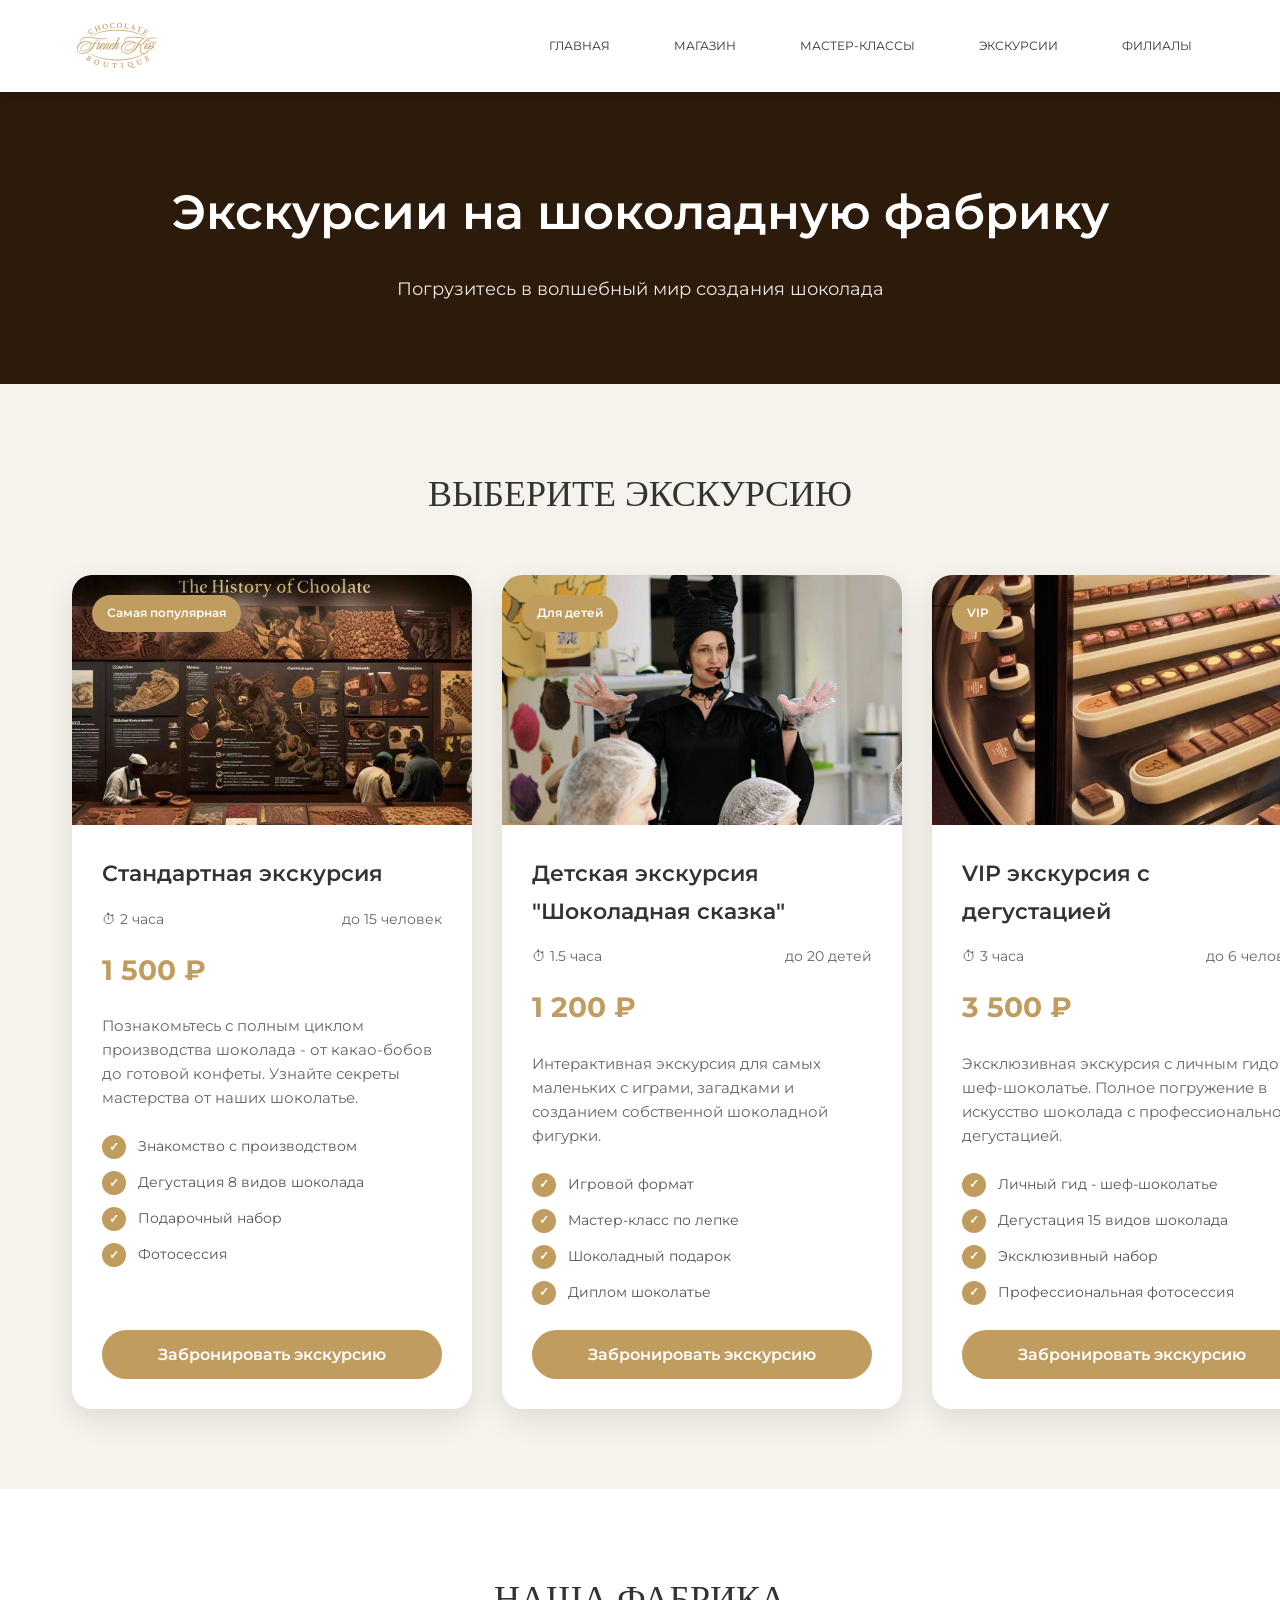
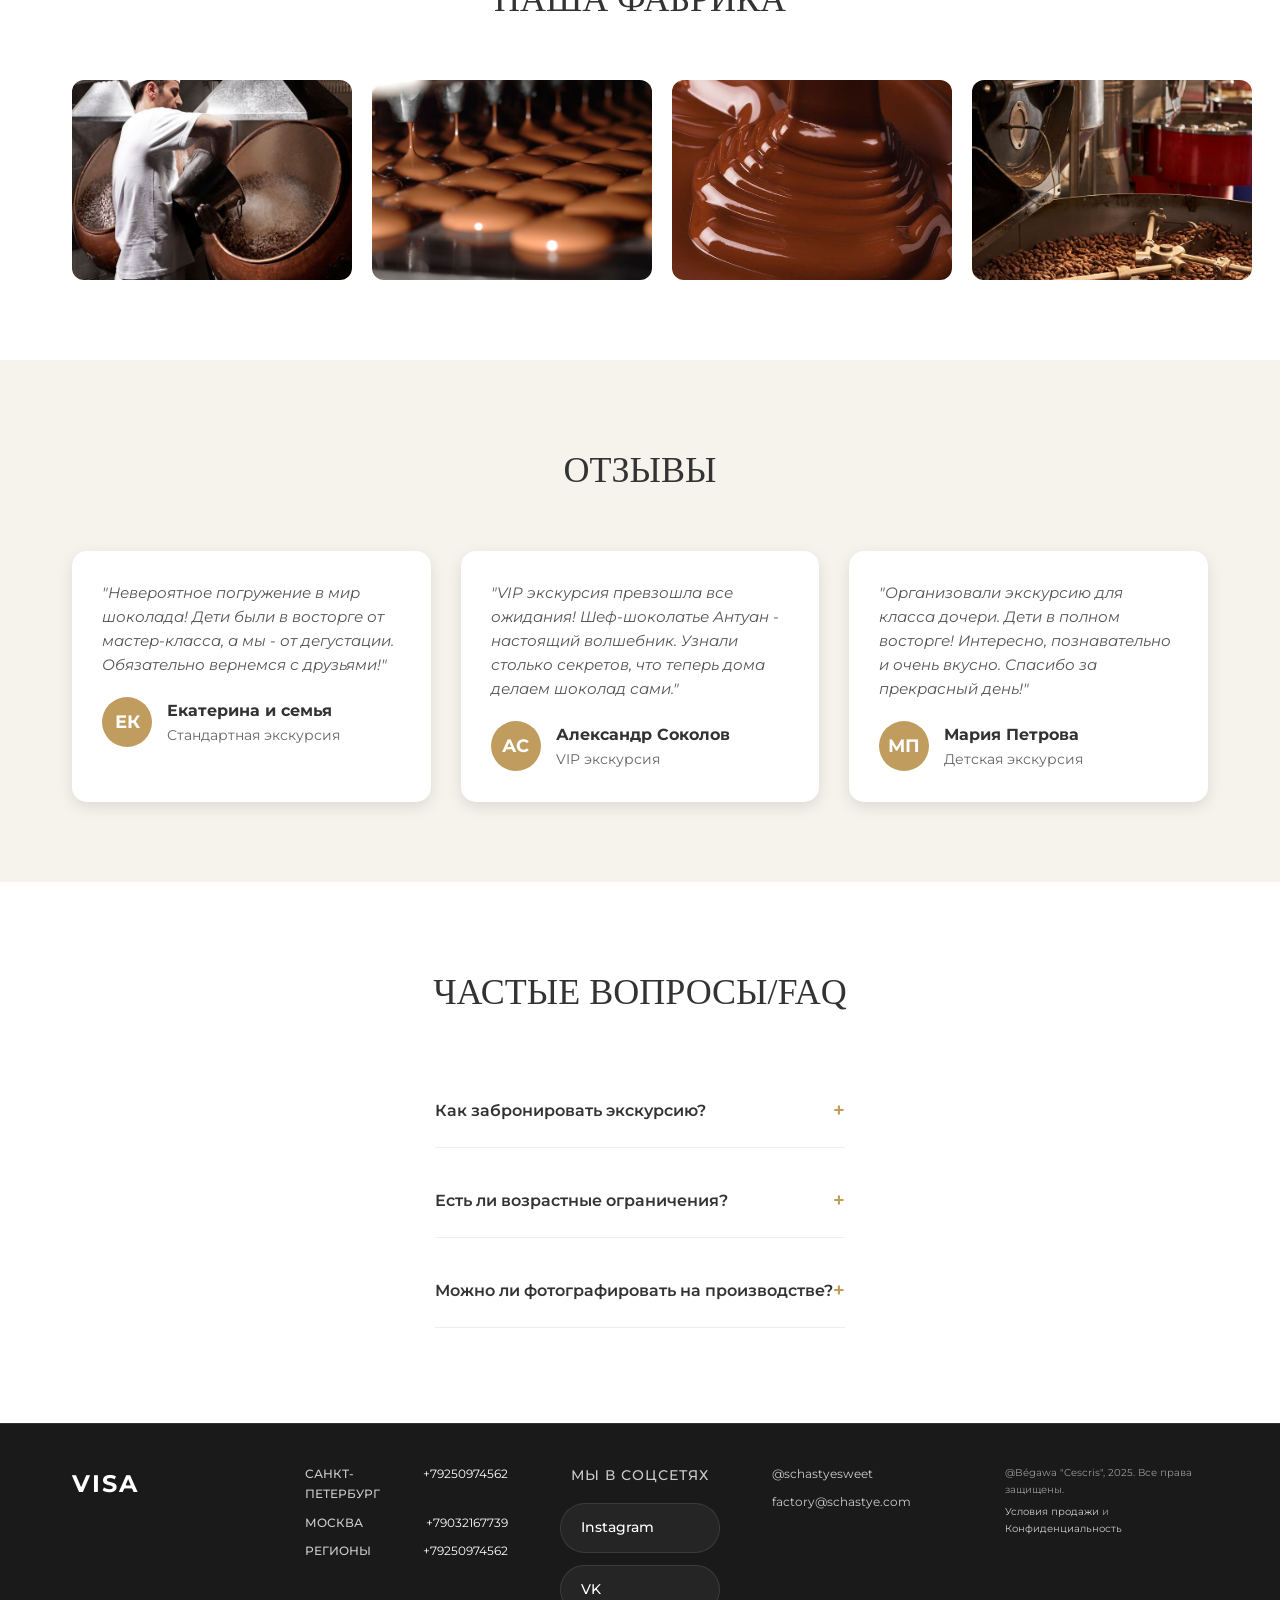
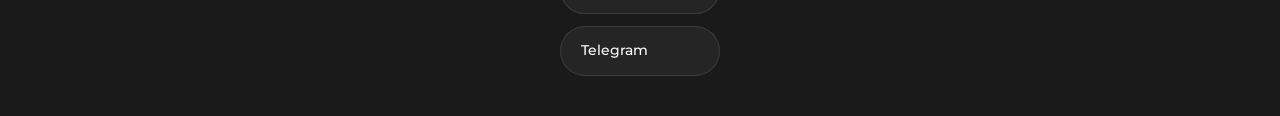
<file: tours.html>
<!DOCTYPE html>
<html lang="ru">
<head>
    <meta charset="UTF-8">
    <meta name="viewport" content="width=device-width, initial-scale=1.0">
    <title>Экскурсии - French Kiss</title>
    <link rel="stylesheet" href="style.css">
    <link rel="stylesheet" href="tours.css">
    <link rel="preconnect" href="https://fonts.googleapis.com">
    <link rel="preconnect" href="https://fonts.gstatic.com" crossorigin>
    <link href="https://fonts.googleapis.com/css2?family=Montserrat:ital,wght@0,100..900;1,100..900&display=swap" rel="stylesheet">
</head>
<body>
    <header class="always-scrolled">
        <div class="container">
            <a href="index.html" class="logo-link">
                <img src="лого.png" alt="Логотип компании" class="logo1 logo-default">
                <img src="лого2.png" alt="Логотип компании" class="logo1 logo-scrolled">
            </a>
            <nav class="main-nav">
                <a href="index.html">ГЛАВНАЯ</a>
                <a href="shop.html">МАГАЗИН</a>
                <a href="workshops.html">МАСТЕР-КЛАССЫ</a>
                <a href="tours.html">ЭКСКУРСИИ</a>
                <a href="branches.html">ФИЛИАЛЫ</a>
            </nav>
        </div>
    </header>

    <section class="tours-hero first-section">
        <h1>Экскурсии на шоколадную фабрику</h1>
        <div class="container">
            <p>Погрузитесь в волшебный мир создания шоколада</p>
        </div>
    </section>

    <section class="tours-grid">
        <h2 class="section-title">ВЫБЕРИТЕ ЭКСКУРСИЮ</h2>
        <div class="container">
            <div class="tours-container">
                <div class="tour-card">
                    <div class="tour-badge">Самая популярная</div>
                    <div class="tour-image">
                        <img src="tour2.jpg" alt="Стандартная экскурсия">
                    </div>
                    <div class="tour-content">
                        <h3 class="tour-title">Стандартная экскурсия</h3>
                        <div class="tour-meta">
                            <span>⏱ 2 часа</span>
                            <span>до 15 человек</span>
                        </div>
                        <div class="tour-price">1 500 ₽</div>
                        <p class="tour-description">Познакомьтесь с полным циклом производства шоколада - от какао-бобов до готовой конфеты. Узнайте секреты мастерства от наших шоколатье.</p>
                        <div class="tour-features">
                            <div class="feature-item">
                                <div class="feature-icon">✓</div>
                                <span>Знакомство с производством</span>
                            </div>
                            <div class="feature-item">
                                <div class="feature-icon">✓</div>
                                <span>Дегустация 8 видов шоколада</span>
                            </div>
                            <div class="feature-item">
                                <div class="feature-icon">✓</div>
                                <span>Подарочный набор</span>
                            </div>
                            <div class="feature-item">
                                <div class="feature-icon">✓</div>
                                <span>Фотосессия</span>
                            </div>
                        </div>
                        <button class="btn-tour">Забронировать экскурсию</button>
                    </div>
                </div>

                <div class="tour-card">
                    <div class="tour-badge">Для детей</div>
                    <div class="tour-image">
                        <img src="tour3.jpg" alt="Детская экскурсия">
                    </div>
                    <div class="tour-content">
                        <h3 class="tour-title">Детская экскурсия "Шоколадная сказка"</h3>
                        <div class="tour-meta">
                            <span>⏱ 1.5 часа</span>
                            <span>до 20 детей</span>
                        </div>
                        <div class="tour-price">1 200 ₽</div>
                        <p class="tour-description">Интерактивная экскурсия для самых маленьких с играми, загадками и созданием собственной шоколадной фигурки.</p>
                        <div class="tour-features">
                            <div class="feature-item">
                                <div class="feature-icon">✓</div>
                                <span>Игровой формат</span>
                            </div>
                            <div class="feature-item">
                                <div class="feature-icon">✓</div>
                                <span>Мастер-класс по лепке</span>
                            </div>
                            <div class="feature-item">
                                <div class="feature-icon">✓</div>
                                <span>Шоколадный подарок</span>
                            </div>
                            <div class="feature-item">
                                <div class="feature-icon">✓</div>
                                <span>Диплом шоколатье</span>
                            </div>
                        </div>
                        <button class="btn-tour">Забронировать экскурсию</button>
                    </div>
                </div>

                <div class="tour-card">
                    <div class="tour-badge">VIP</div>
                    <div class="tour-image">
                        <img src="tour4.jpg" alt="VIP экскурсия">
                    </div>
                    <div class="tour-content">
                        <h3 class="tour-title">VIP экскурсия с дегустацией</h3>
                        <div class="tour-meta">
                            <span>⏱ 3 часа</span>
                            <span>до 6 человек</span>
                        </div>
                        <div class="tour-price">3 500 ₽</div>
                        <p class="tour-description">Эксклюзивная экскурсия с личным гидом - шеф-шоколатье. Полное погружение в искусство шоколада с профессиональной дегустацией.</p>
                        <div class="tour-features">
                            <div class="feature-item">
                                <div class="feature-icon">✓</div>
                                <span>Личный гид - шеф-шоколатье</span>
                            </div>
                            <div class="feature-item">
                                <div class="feature-icon">✓</div>
                                <span>Дегустация 15 видов шоколада</span>
                            </div>
                            <div class="feature-item">
                                <div class="feature-icon">✓</div>
                                <span>Эксклюзивный набор</span>
                            </div>
                            <div class="feature-item">
                                <div class="feature-icon">✓</div>
                                <span>Профессиональная фотосессия</span>
                            </div>
                        </div>
                        <button class="btn-tour">Забронировать экскурсию</button>
                    </div>
                </div>
            </div>
        </div>
    </section>

    <section class="gallery-section">
        <h2 class="section-title">НАША ФАБРИКА</h2>
        <div class="container">
            <div class="gallery-grid">
                <div class="gallery-item">
                    <img src="f1.jpg" alt="Производство шоколада">
                    <div class="gallery-overlay">
                        <span></span>
                    </div>
                </div>
                <div class="gallery-item">
                    <img src="f2.jpg" alt="Цех конширования">
                    <div class="gallery-overlay">
                        <span></span>
                    </div>
                </div>
                <div class="gallery-item">
                    <img src="f3.jpg" alt="Упаковка конфет">
                    <div class="gallery-overlay">
                        <span></span>
                    </div>
                </div>
                <div class="gallery-item">
                    <img src="f4.jpg" alt="Дегустационный зал">
                    <div class="gallery-overlay">
                        <span></span>
                    </div>
                </div>
            </div>
        </div>
    </section>

    <section class="testimonials">
        <h2 class="section-title">ОТЗЫВЫ</h2>
        <div class="container">
            <div class="testimonials-container">
                <div class="testimonial-card">
                    <div class="testimonial-text">
                        "Невероятное погружение в мир шоколада! Дети были в восторге от мастер-класса, а мы - от дегустации. Обязательно вернемся с друзьями!"
                    </div>
                    <div class="testimonial-author">
                        <div class="author-avatar">ЕК</div>
                        <div class="author-info">
                            <h4>Екатерина и семья</h4>
                            <p>Стандартная экскурсия</p>
                        </div>
                    </div>
                </div>
                <div class="testimonial-card">
                    <div class="testimonial-text">
                        "VIP экскурсия превзошла все ожидания! Шеф-шоколатье Антуан - настоящий волшебник. Узнали столько секретов, что теперь дома делаем шоколад сами."
                    </div>
                    <div class="testimonial-author">
                        <div class="author-avatar">АС</div>
                        <div class="author-info">
                            <h4>Александр Соколов</h4>
                            <p>VIP экскурсия</p>
                        </div>
                    </div>
                </div>
                <div class="testimonial-card">
                    <div class="testimonial-text">
                        "Организовали экскурсию для класса дочери. Дети в полном восторге! Интересно, познавательно и очень вкусно. Спасибо за прекрасный день!"
                    </div>
                    <div class="testimonial-author">
                        <div class="author-avatar">МП</div>
                        <div class="author-info">
                            <h4>Мария Петрова</h4>
                            <p>Детская экскурсия</p>
                        </div>
                    </div>
                </div>
            </div>
        </div>
    </section>

    <section class="faq-section">
        <h2 class="section-title">ЧАСТЫЕ ВОПРОСЫ/FAQ</h2>
        <div class="container">
            <div class="faq-container">
                <div class="faq-item">
                    <div class="faq-question">
                        <span>Как забронировать экскурсию?</span>
                        <div class="faq-toggle">+</div>
                    </div>
                    <div class="faq-answer">
                        <p>Вы можете забронировать экскурсию онлайн через наш сайт, по телефону +7 (812) 123-45-67 или написав на email tours@frenchkiss.ru</p>
                    </div>
                </div>
                <div class="faq-item">
                    <div class="faq-question">
                        <span>Есть ли возрастные ограничения?</span>
                        <div class="faq-toggle">+</div>
                    </div>
                    <div class="faq-answer">
                        <p>Стандартные экскурсии рекомендованы для детей от 6 лет. Для детей от 4 до 6 лет мы предлагаем специальные детские экскурсии в сопровождении родителей.</p>
                    </div>
                </div>
                <div class="faq-item">
                    <div class="faq-question">
                        <span>Можно ли фотографировать на производстве?</span>
                        <div class="faq-toggle">+</div>
                    </div>
                    <div class="faq-answer">
                        <p>Да, фотографировать разрешено во всех зонах экскурсии. В некоторых производственных цехах возможны ограничения, о которых предупредит гид.</p>
                    </div>
                </div>
            </div>
        </div>
    </section>

    <footer class="footer">
        <div class="footer-container">
            <div class="footer-section">
                <div class="payment-methods">
                    <span class="visa-text">VISA</span>
                </div>
            </div>
            
            <div class="footer-section">
                <div class="contacts">
                    <div class="contact-item">
                        <span class="city">CАНКТ-ПЕТЕРБУРГ</span>
                        <span class="phone">+79250974562</span>
                    </div>
                    <div class="contact-item">
                        <span class="city">МОСКВА</span>
                        <span class="phone">+79032167739</span>
                    </div>
                    <div class="contact-item">
                        <span class="city">РЕГИОНЫ</span>
                        <span class="phone">+79250974562</span>
                    </div>
                </div>
            </div>

            <div class="footer-section">
                <div class="social-buttons">
                    <h3 class="social-title">Мы в соцсетях</h3>
                    <div class="social-buttons-container">
                        <a href="#" class="social-btn instagram">
                            <span class="social-text">Instagram</span>
                        </a>
                        <a href="#" class="social-btn vk">
                            <span class="social-text">VK</span>
                        </a>
                        <a href="#" class="social-btn telegram">
                            <span class="social-text">Telegram</span>
                        </a>
                    </div>
                </div>
            </div>
            
            <div class="footer-section">
                <div class="social">
                    <div class="social-item">@schastyesweet</div>
                    <div class="social-item">factory@schastye.com</div>
                </div>
            </div>
            
            <div class="footer-section">
                <div class="copyright">
                    <div class="copyright-text">@Bégawa "Cescris", 2025. Все права защищены.</div>
                    <div class="links">
                        <a href="#">Условия продажи</a>
                        <span> и </span>
                        <a href="#">Конфиденциальность</a>
                    </div>
                </div>
            </div>
        </div>
    </footer>


    <script src="tours.js"></script>
</body>
</html>
</file>
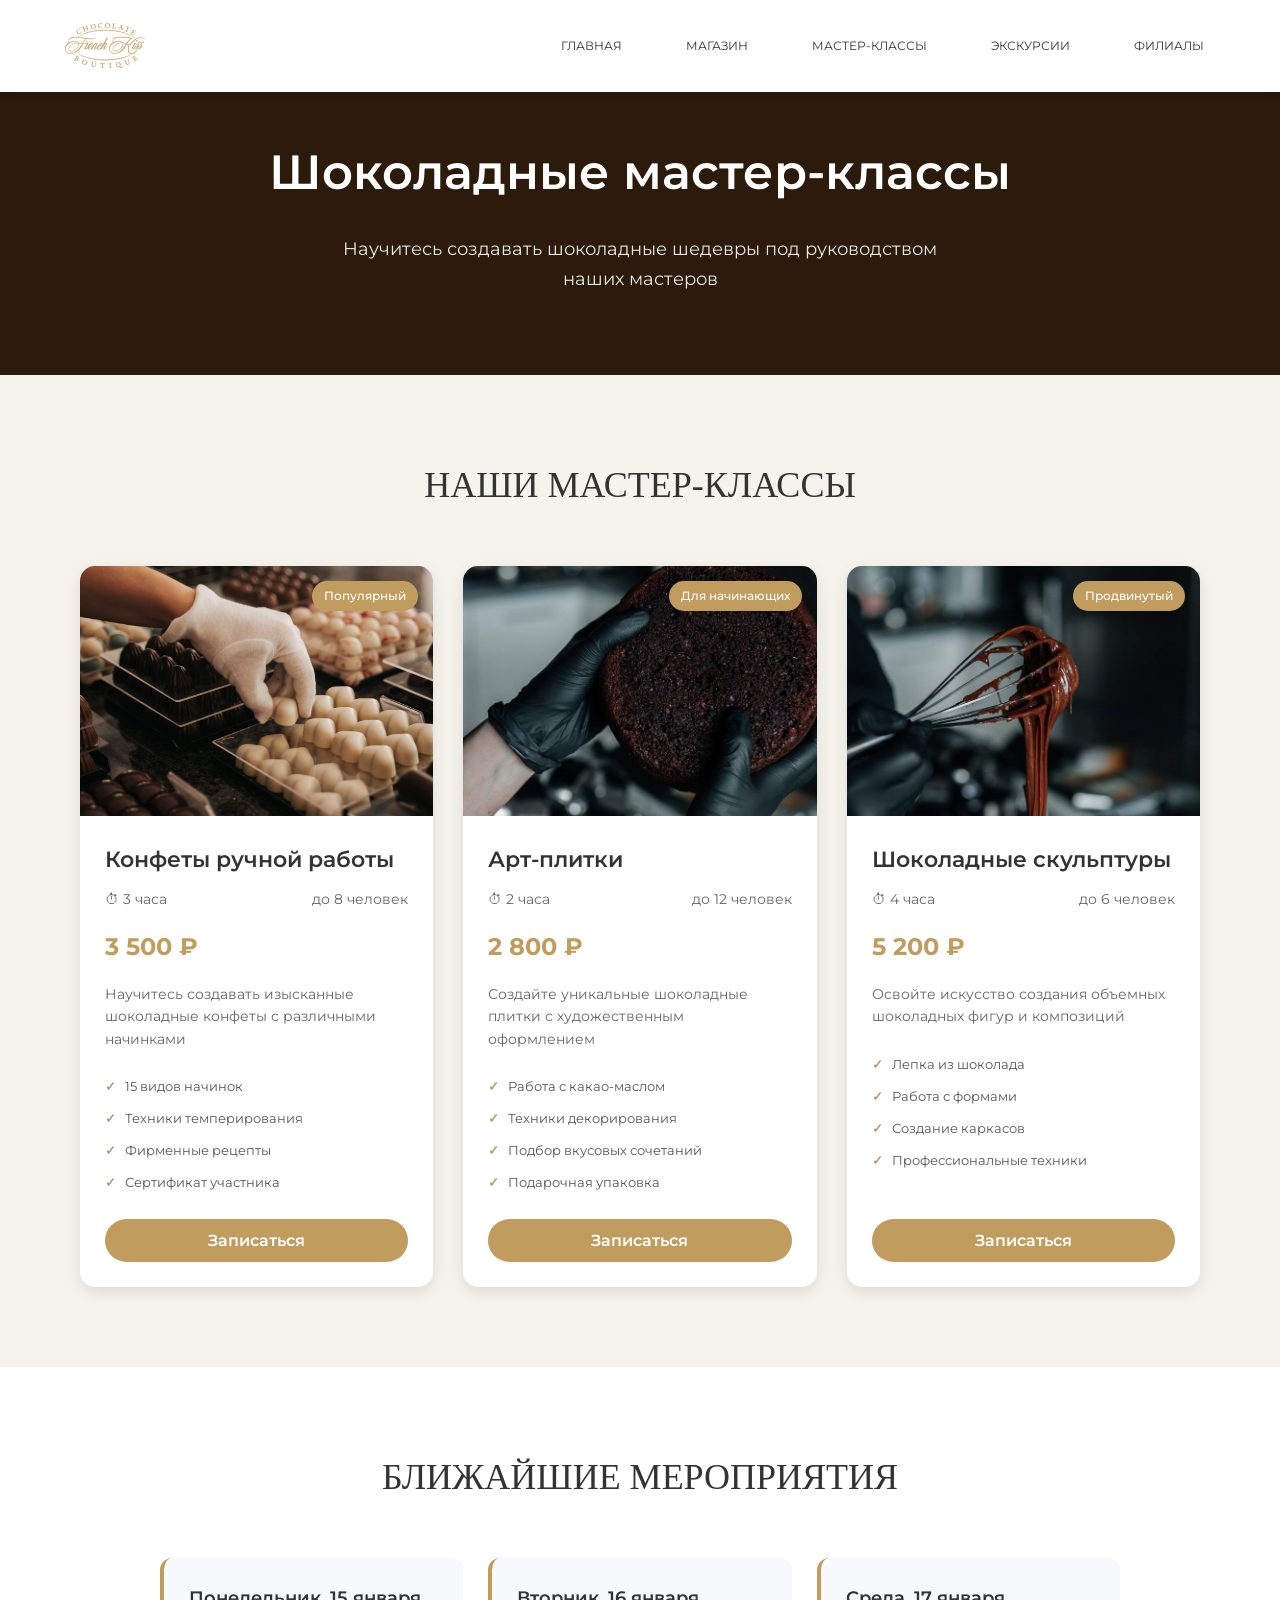
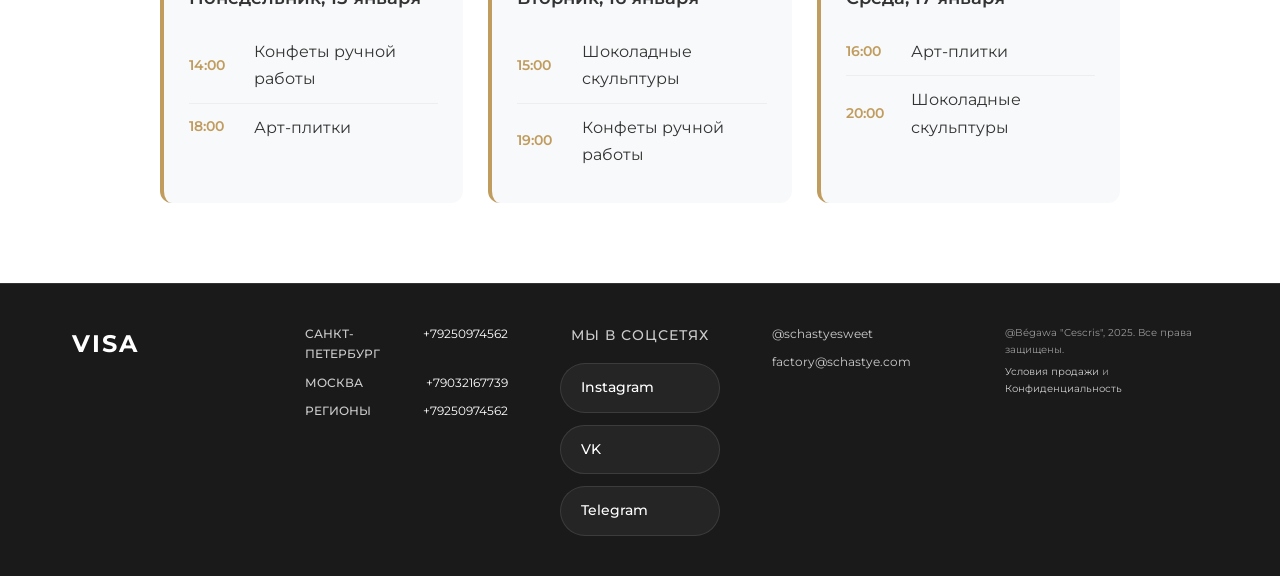
<file: workshops.html>
<!DOCTYPE html>
<html lang="ru">
<head>
    <meta charset="UTF-8">
    <meta name="viewport" content="width=device-width, initial-scale=1.0">
    <title>Мастер-классы - French Kiss</title>
    <link rel="stylesheet" href="style.css">
    <link rel="stylesheet" href="workshops.css">
    <link rel="preconnect" href="https://fonts.googleapis.com">
    <link rel="preconnect" href="https://fonts.gstatic.com" crossorigin>
    <link href="https://fonts.googleapis.com/css2?family=Montserrat:ital,wght@0,100..900;1,100..900&display=swap" rel="stylesheet">
    <!-- Font Awesome для иконок -->
    <link rel="stylesheet" href="https://cdnjs.cloudflare.com/ajax/libs/font-awesome/6.4.0/css/all.min.css">
</head>
<body>
    <!-- Бургер-меню элементы -->
    <div class="mobile-nav-overlay" id="mobile-overlay"></div>
    <nav class="mobile-nav" id="mobile-nav">
        <a href="index.html">ГЛАВНАЯ</a>
        <a href="shop.html">МАГАЗИН</a>
        <a href="workshops.html">МАСТЕР-КЛАССЫ</a>
        <a href="tours.html">ЭКСКУРСИИ</a>
        <a href="branches.html">ФИЛИАЛЫ</a>
    </nav>

    <header class="always-scrolled">
        <div class="container">
            <a href="index.html" class="logo-link">
                <img src="лого.png" alt="Логотип компании" class="logo1 logo-default">
                <img src="лого2.png" alt="Логотип компании" class="logo1 logo-scrolled">
            </a>
            <nav class="main-nav">
                <a href="index.html">ГЛАВНАЯ</a>
                <a href="shop.html">МАГАЗИН</a>
                <a href="workshops.html">МАСТЕР-КЛАССЫ</a>
                <a href="tours.html">ЭКСКУРСИИ</a>
                <a href="branches.html">ФИЛИАЛЫ</a>
            </nav>
            <button class="burger-menu" id="burger-menu">
                <i class="fas fa-bars"></i>
            </button>
        </div>
    </header>

    <section class="workshops-hero">
        <h1>Шоколадные мастер-классы</h1>
        <div class="container">
            <p>Научитесь создавать шоколадные шедевры под руководством наших мастеров</p>
        </div>
    </section>

    <section class="workshops-grid">
        <h2 class="section-title">НАШИ МАСТЕР-КЛАССЫ</h2>
        <div class="container">
            <div class="workshops-container">
                <div class="workshop-card">
                    <div class="workshop-image">
                        <img src="1.jpg" alt="Шоколадные конфеты ручной работы">
                        <div class="workshop-badge">Популярный</div>
                    </div>
                    <div class="workshop-content">
                        <h3 class="workshop-title">Конфеты ручной работы</h3>
                        <div class="workshop-meta">
                            <span>⏱ 3 часа</span>
                            <span>до 8 человек</span>
                        </div>
                        <div class="workshop-price">3 500 ₽</div>
                        <p class="workshop-description">Научитесь создавать изысканные шоколадные конфеты с различными начинками</p>
                        <ul class="workshop-features">
                            <li>15 видов начинок</li>
                            <li>Техники темперирования</li>
                            <li>Фирменные рецепты</li>
                            <li>Сертификат участника</li>
                        </ul>
                        <button class="btn-workshop">Записаться</button>
                    </div>
                </div>

                <div class="workshop-card">
                    <div class="workshop-image">
                        <img src="2.jpg" alt="Шоколадные плитки">
                        <div class="workshop-badge">Для начинающих</div>
                    </div>
                    <div class="workshop-content">
                        <h3 class="workshop-title">Арт-плитки</h3>
                        <div class="workshop-meta">
                            <span>⏱ 2 часа</span>
                            <span>до 12 человек</span>
                        </div>
                        <div class="workshop-price">2 800 ₽</div>
                        <p class="workshop-description">Создайте уникальные шоколадные плитки с художественным оформлением</p>
                        <ul class="workshop-features">
                            <li>Работа с какао-маслом</li>
                            <li>Техники декорирования</li>
                            <li>Подбор вкусовых сочетаний</li>
                            <li>Подарочная упаковка</li>
                        </ul>
                        <button class="btn-workshop">Записаться</button>
                    </div>
                </div>

                <div class="workshop-card">
                    <div class="workshop-image">
                        <img src="3.jpg" alt="Шоколадные скульптуры">
                        <div class="workshop-badge">Продвинутый</div>
                    </div>
                    <div class="workshop-content">
                        <h3 class="workshop-title">Шоколадные скульптуры</h3>
                        <div class="workshop-meta">
                            <span>⏱ 4 часа</span>
                            <span>до 6 человек</span>
                        </div>
                        <div class="workshop-price">5 200 ₽</div>
                        <p class="workshop-description">Освойте искусство создания объемных шоколадных фигур и композиций</p>
                        <ul class="workshop-features">
                            <li>Лепка из шоколада</li>
                            <li>Работа с формами</li>
                            <li>Создание каркасов</li>
                            <li>Профессиональные техники</li>
                        </ul>
                        <button class="btn-workshop">Записаться</button>
                    </div>
                </div>
            </div>
        </div>
    </section>

    <section class="calendar-section">
        <h2 class="section-title">БЛИЖАЙШИЕ МЕРОПРИЯТИЯ</h2>
        <div class="container">
            <div class="calendar-grid">
                <div class="calendar-day">
                    <div class="calendar-date">Понедельник, 15 января</div>
                    <ul class="calendar-events">
                        <li class="calendar-event">
                            <span class="event-time">14:00</span>
                            Конфеты ручной работы
                        </li>
                        <li class="calendar-event">
                            <span class="event-time">18:00</span>
                            Арт-плитки
                        </li>
                    </ul>
                </div>
                <div class="calendar-day">
                    <div class="calendar-date">Вторник, 16 января</div>
                    <ul class="calendar-events">
                        <li class="calendar-event">
                            <span class="event-time">15:00</span>
                            Шоколадные скульптуры
                        </li>
                        <li class="calendar-event">
                            <span class="event-time">19:00</span>
                            Конфеты ручной работы
                        </li>
                    </ul>
                </div>
                <div class="calendar-day">
                    <div class="calendar-date">Среда, 17 января</div>
                    <ul class="calendar-events">
                        <li class="calendar-event">
                            <span class="event-time">16:00</span>
                            Арт-плитки
                        </li>
                        <li class="calendar-event">
                            <span class="event-time">20:00</span>
                            Шоколадные скульптуры
                        </li>
                    </ul>
                </div>
            </div>
        </div>
    </section>

    <footer class="footer">
        <div class="footer-container">
            <div class="footer-section">
                <div class="payment-methods">
                    <span class="visa-text">VISA</span>
                </div>
            </div>
            
            <div class="footer-section">
                <div class="contacts">
                    <div class="contact-item">
                        <span class="city">CАНКТ-ПЕТЕРБУРГ</span>
                        <span class="phone">+79250974562</span>
                    </div>
                    <div class="contact-item">
                        <span class="city">МОСКВА</span>
                        <span class="phone">+79032167739</span>
                    </div>
                    <div class="contact-item">
                        <span class="city">РЕГИОНЫ</span>
                        <span class="phone">+79250974562</span>
                    </div>
                </div>
            </div>

            <div class="footer-section">
                <div class="social-buttons">
                    <h3 class="social-title">Мы в соцсетях</h3>
                    <div class="social-buttons-container">
                        <a href="#" class="social-btn instagram">
                            <span class="social-text">Instagram</span>
                        </a>
                        <a href="#" class="social-btn vk">
                            <span class="social-text">VK</span>
                        </a>
                        <a href="#" class="social-btn telegram">
                            <span class="social-text">Telegram</span>
                        </a>
                    </div>
                </div>
            </div>
            
            <div class="footer-section">
                <div class="social">
                    <div class="social-item">@schastyesweet</div>
                    <div class="social-item">factory@schastye.com</div>
                </div>
            </div>
            
            <div class="footer-section">
                <div class="copyright">
                    <div class="copyright-text">@Bégawa "Cescris", 2025. Все права защищены.</div>
                    <div class="links">
                        <a href="#">Условия продажи</a>
                        <span> и </span>
                        <a href="#">Конфиденциальность</a>
                    </div>
                </div>
            </div>
        </div>
    </footer>

    <script>
        // БУРГЕР-МЕНЮ JavaScript
        document.addEventListener('DOMContentLoaded', function() {
            const burgerMenu = document.getElementById('burger-menu');
            const mobileNav = document.getElementById('mobile-nav');
            const mobileOverlay = document.getElementById('mobile-overlay');
            
            // Открытие/закрытие бургер-меню
            burgerMenu.addEventListener('click', function(e) {
                e.stopPropagation();
                mobileNav.classList.toggle('active');
                mobileOverlay.classList.toggle('active');
                document.body.style.overflow = mobileNav.classList.contains('active') ? 'hidden' : '';
            });
            
            // Закрытие по клику на оверлей
            mobileOverlay.addEventListener('click', function() {
                mobileNav.classList.remove('active');
                mobileOverlay.classList.remove('active');
                document.body.style.overflow = '';
            });
            
            // Закрытие по клику на ссылку
            mobileNav.querySelectorAll('a').forEach(link => {
                link.addEventListener('click', function() {
                    mobileNav.classList.remove('active');
                    mobileOverlay.classList.remove('active');
                    document.body.style.overflow = '';
                });
            });
            
            // Исправление отступов для мобильных
            function fixMobileLayout() {
                if (window.innerWidth <= 768) {
                    // Не изменяем padding через JS, так как это сделано в CSS
                    // document.body.style.paddingTop = '70px';
                    
                    const hero = document.querySelector('.workshops-hero');
                    if (hero) {
                        // Не изменяем через JS, используем CSS
                    }
                }
            }
            
            fixMobileLayout();
            window.addEventListener('resize', fixMobileLayout);
            
            // Ваш существующий код для мастер-классов
            initWorkshops();
            adjustFirstSectionPadding();
        });
        
        // Ваши существующие функции
        function initWorkshops() {
            // Запись на мастер-класс
            document.querySelectorAll('.btn-workshop').forEach(button => {
                button.addEventListener('click', function() {
                    const workshopCard = this.closest('.workshop-card');
                    const workshopTitle = workshopCard.querySelector('.workshop-title').textContent;
                    const workshopPrice = workshopCard.querySelector('.workshop-price').textContent;
                    
                    showWorkshopRegistration(workshopTitle, workshopPrice);
                });
            });
            
            // Добавляем анимацию появления карточек
            animateWorkshopCards();
        }
        
        function showWorkshopRegistration(title, price) {
            const modalHtml = `
                <div class="registration-modal" style="
                    position: fixed;
                    top: 0;
                    left: 0;
                    width: 100%;
                    height: 100%;
                    background: rgba(0,0,0,0.5);
                    display: flex;
                    align-items: center;
                    justify-content: center;
                    z-index: 10000;
                ">
                    <div style="
                        background: white;
                        padding: 30px;
                        border-radius: 15px;
                        max-width: 500px;
                        width: 90%;
                        text-align: center;
                        box-shadow: 0 20px 40px rgba(0,0,0,0.3);
                    ">
                        <h3 style="color: #333; margin-bottom: 20px;">Запись на мастер-класс</h3>
                        <p style="color: #666; margin-bottom: 10px;"><strong>${title}</strong></p>
                        <p style="color: #C09C5E; font-weight: 600; margin-bottom: 25px;">${price}</p>
                        
                        <form id="registration-form" style="text-align: left;">
                            <div style="margin-bottom: 15px;">
                                <label style="display: block; margin-bottom: 5px; color: #333; font-weight: 500;">Имя *</label>
                                <input type="text" required style="
                                    width: 100%;
                                    padding: 12px;
                                    border: 2px solid #eee;
                                    border-radius: 8px;
                                    font-family: 'Montserrat', sans-serif;
                                ">
                            </div>
                            
                            <div style="margin-bottom: 15px;">
                                <label style="display: block; margin-bottom: 5px; color: #333; font-weight: 500;">Телефон *</label>
                                <input type="tel" required style="
                                    width: 100%;
                                    padding: 12px;
                                    border: 2px solid #eee;
                                    border-radius: 8px;
                                    font-family: 'Montserrat', sans-serif;
                                ">
                            </div>
                            
                            <div style="margin-bottom: 25px;">
                                <label style="display: block; margin-bottom: 5px; color: #333; font-weight: 500;">Email</label>
                                <input type="email" style="
                                    width: 100%;
                                    padding: 12px;
                                    border: 2px solid #eee;
                                    border-radius: 8px;
                                    font-family: 'Montserrat', sans-serif;
                                ">
                            </div>
                            
                            <div style="display: flex; gap: 10px;">
                                <button type="button" onclick="closeModal()" style="
                                    flex: 1;
                                    padding: 12px;
                                    border: 2px solid #C09C5E;
                                    background: transparent;
                                    color: #C09C5E;
                                    border-radius: 25px;
                                    font-family: 'Montserrat', sans-serif;
                                    font-weight: 600;
                                    cursor: pointer;
                                    transition: all 0.3s ease;
                                ">Отмена</button>
                                
                                <button type="submit" style="
                                    flex: 1;
                                    padding: 12px;
                                    border: none;
                                    background: #C09C5E;
                                    color: white;
                                    border-radius: 25px;
                                    font-family: 'Montserrat', sans-serif;
                                    font-weight: 600;
                                    cursor: pointer;
                                    transition: all 0.3s ease;
                                ">Записаться</button>
                            </div>
                        </form>
                    </div>
                </div>
            `;
            
            document.body.insertAdjacentHTML('beforeend', modalHtml);
            
            // Обработка формы
            document.getElementById('registration-form').addEventListener('submit', function(e) {
                e.preventDefault();
                alert('Спасибо за заявку! Наш менеджер свяжется с вами для подтверждения записи.');
                closeModal();
            });
            
            // Закрытие по клику на оверлей
            document.querySelector('.registration-modal').addEventListener('click', function(e) {
                if (e.target === this) {
                    closeModal();
                }
            });
        }
        
        function closeModal() {
            const modal = document.querySelector('.registration-modal');
            if (modal) {
                modal.remove();
            }
        }
        
        function animateWorkshopCards() {
            const cards = document.querySelectorAll('.workshop-card');
            cards.forEach((card, index) => {
                card.style.opacity = '0';
                card.style.transform = 'translateY(30px)';
                
                setTimeout(() => {
                    card.style.transition = 'all 0.6s ease';
                    card.style.opacity = '1';
                    card.style.transform = 'translateY(0)';
                }, index * 200);
            });
        }
        
        function adjustFirstSectionPadding() {
            const header = document.querySelector('.always-scrolled');
            const firstSection = document.querySelector('.workshops-hero');
            
            if (header && firstSection) {
                const headerHeight = header.offsetHeight;
                firstSection.style.paddingTop = (headerHeight + 40) + 'px';
            }
        }
        
        window.addEventListener('resize', adjustFirstSectionPadding);
    </script>
</body>
</html>
</file>
<file: style.css>
* {
    padding: 0;
    margin: 0;
    box-sizing: border-box;
}

.montserrat {
  font-family: "Montserrat", sans-serif;
  font-optical-sizing: auto;
  font-weight: 400;
  font-style: normal;
}

body {
    font-family: 'Montserrat', sans-serif;
    font-weight: 400;
    line-height: 1.7;
    color: #333;
    background: linear-gradient(135deg, #f8f9fa 0%, #e9ecef 100%);
}

.header {
    padding-top: 80px; 
    position:relative;
    display:block;
    width: 100%;
}

/* БУРГЕР МЕНЮ ДЛЯ МОБИЛЬНЫХ - ДОБАВЛЯЕМ ПЕРВЫМИ */
.burger-menu {
    display: none;
    background: none;
    border: none;
    font-size: 24px;
    color: white;
    cursor: pointer;
    position: relative;
    z-index: 1002;
    padding: 10px;
    transition: color 0.3s ease;
}

header.scrolled .burger-menu,
header.always-scrolled .burger-menu {
    color: #333;
}

.burger-menu:hover {
    color: #C09C5E;
}

.mobile-nav {
    position: fixed;
    top: 0;
    right: -100%;
    width: 80%;
    max-width: 320px;
    height: 100vh;
    background: white;
    box-shadow: -5px 0 15px rgba(0, 0, 0, 0.1);
    transition: right 0.3s ease;
    z-index: 1001;
    padding: 80px 20px 20px;
    overflow-y: auto;
}

.mobile-nav.active {
    right: 0;
}

.mobile-nav a {
    display: block;
    color: #333;
    text-decoration: none;
    padding: 12px 0;
    font-size: 16px;
    font-weight: 500;
    border-bottom: 1px solid #eee;
    transition: color 0.3s ease;
}

.mobile-nav a:hover {
    color: #C09C5E;
}

.mobile-nav-overlay {
    position: fixed;
    top: 0;
    left: 0;
    width: 100%;
    height: 100%;
    background: rgba(0, 0, 0, 0.5);
    z-index: 1000;
    display: none;
}

.mobile-nav-overlay.active {
    display: block;
}

/* ИСПРАВЛЕНИЕ: Уведомления - правильное расположение */
.notification-container {
    position: relative;
    margin-left: auto;
    height: 20px;
    display: flex;
    align-items: center;
}

.notification-bell {
    position: relative;
    width: 24px;
    height: 24px;
    cursor: pointer;
    color: white;
    transition: color 0.3s ease;
    display: flex;
    align-items: center;
    justify-content: center;
}

header.scrolled .notification-bell,
header.always-scrolled .notification-bell {
    color: #333;
}

.notification-bell:hover {
    color: #C09C5E;
}

.notification-bell svg {
    width: 100%;
    height: 100%;
}

.notification-count {
    position: absolute;
    top: -5px;
    right: -5px;
    background: #C09C5E;
    color: white;
    border-radius: 50%;
    width: 16px;
    height: 16px;
    font-size: 10px;
    display: flex;
    align-items: center;
    justify-content: center;
    font-weight: 600;
}

.notification-dropdown {
    position: absolute;
    top: 100%;
    right: 0;
    width: 280px;
    background: white;
    border-radius: 8px;
    box-shadow: 0 5px 15px rgba(0, 0, 0, 0.2);
    opacity: 0;
    visibility: hidden;
    transform: translateY(-10px);
    transition: all 0.3s ease;
    z-index: 1001;
    margin-top: 10px;
}

.notification-container:hover .notification-dropdown {
    opacity: 1;
    visibility: visible;
    transform: translateY(0);
}

.notification-header {
    padding: 15px 20px;
    border-bottom: 1px solid #eee;
    font-weight: 600;
    color: #333;
    font-size: 14px;
}

.notification-list {
    list-style: none;
    padding: 0;
    margin: 0;
    max-height: 300px;
    overflow-y: auto;
}

.notification-item {
    padding: 15px 20px;
    border-bottom: 1px solid #f5f5f5;
    display: flex;
    align-items: flex-start;
    gap: 12px;
    transition: background-color 0.2s ease;
}

.notification-item:hover {
    background-color: #f9f9f9;
}

.notification-number {
    background: #C09C5E;
    color: white;
    width: 20px;
    height: 20px;
    border-radius: 50%;
    display: flex;
    align-items: center;
    justify-content: center;
    font-size: 10px;
    font-weight: 600;
    flex-shrink: 0;
}

.notification-content {
    flex: 1;
}

.notification-title {
    font-weight: 600;
    color: #333;
    font-size: 13px;
    margin-bottom: 4px;
}

.notification-text {
    color: #666;
    font-size: 12px;
    line-height: 1.4;
}

.video-container {
    position: relative;
    width: 100%;
    height: 100vh; 
    overflow: hidden;
}

.logo {
    position: absolute;
    top: 50%;
    left: 50%;
    transform: translate(-50%, -50%); 
    z-index: 2; 
    width: 300px;
}

video {
    position: absolute;
    top: 0;
    left: 0;
    width: 100%;
    height: 100%;
    object-fit: cover; 
    z-index: 1;
    image-rendering: -webkit-optimize-contrast;
    image-rendering: crisp-edges;
    transform: translateZ(0);
    transform: translate3d(0,0,0);
    filter: blur(0);
    -webkit-font-smoothing: antialiased;
    -moz-osx-font-smoothing: grayscale;
}

.btn1 {
    position: absolute;
    top: 80%;
    left: 50%;
    transform: translate(-50%, -50%);
    z-index: 3;
    font-family: 'Montserrat', sans-serif;
    display: inline-block;
    padding: 12px 20px;
    font-size: 16px;
    color: white;
    border: 2px solid #C09C5E;
    background: transparent;
    border-radius: 0%;
    text-decoration: none;
    overflow: hidden;
    transition: 0.3s;
}

.btn1:hover {
    background: #C09C5E;
    color: #ffffff;
}

/* ИСПРАВЛЕННЫЙ HEADER */
header {
    background: transparent;
    color: white;
    padding: 1rem 0;
    position: fixed;
    top: 0;
    left: 0;
    width: 100%;
    z-index: 1000;
    transition: all 0.3s ease;
}

header.scrolled {
    background: #ffffff;
    box-shadow: 0 2px 10px rgba(0, 0, 0, 0.1);
}

.container {
    max-width: 1200px;
    margin: 0 auto;
    padding: 0 2rem;
    display: flex;
    justify-content: space-between;
    align-items: center;
    position: relative;
}

.logo-link {
    display: flex;
    align-items: center;
    z-index: 1003; /* Выше других элементов */
}

.logo-default {
    height: 60px;
    width: auto;
    display: block;
}

.logo-scrolled {
    height: 60px;
    width: auto;
    display: none;
}

header.scrolled .logo-default {
    display: none;
}

header.scrolled .logo-scrolled {
    display: block;
}

/* Header который всегда scrolled */
header.always-scrolled {
    background: #ffffff !important;
    box-shadow: 0 2px 10px rgba(0, 0, 0, 0.1) !important;
}

header.always-scrolled .main-nav a {
    color: #333 !important;
}

header.always-scrolled .logo-default {
    display: none !important;
}

header.always-scrolled .logo-scrolled {
    display: block !important;
}

header.always-scrolled .notification-bell {
    color: #333 !important;
}

.main-nav {
    font-size: 12px;
    display: flex;
    gap: 2rem;
    list-style: none;
    padding: 0;
    margin: 0;
}

.main-nav a {
    color: white;
    text-decoration: none;
    padding: 0.5rem 1rem;
    border-radius: 4px;
    display: block;
    transition: color 0.3s ease;
}

header.scrolled .main-nav a {
    color: #333;
}

.main-nav a:hover {
    background: transparent;
    color: #C09C5E;
}

header.scrolled .main-nav a:hover {
    color: #C09C5E;
}

/* ВАЖНО: АДАПТИВНЫЕ СТИЛИ ПЕРЕД ОСНОВНЫМ КОНТЕНТОМ */
@media (max-width: 1024px) {
    .main-nav {
        display: none !important; /* Скрываем десктопное меню */
    }
    
    .burger-menu {
        display: block !important; /* Показываем бургер-меню */
        z-index: 1004;
    }
    
    .notification-container {
        margin-right: 15px;
    }
    
    .container {
        justify-content: space-between !important;
        padding: 0 20px !important;
    }
    
    .logo-link {
        position: absolute !important;
        left: 50% !important;
        transform: translateX(-50%) !important;
    }
    
    .logo-default,
    .logo-scrolled {
        height: 50px !important;
    }
    
    .notification-dropdown {
        right: -50px !important;
    }
}

@media (max-width: 768px) {
    .video-container {
        height: 80vh;
    }
    
    .logo {
        width: 200px;
    }
    
    .btn1 {
        font-size: 14px;
        padding: 10px 16px;
        top: 75%;
    }
    
    .container {
        padding: 0 15px !important;
        height: 70px !important;
    }
    
    .logo-link {
        position: absolute !important;
        left: 50% !important;
        transform: translateX(-50%) !important;
        top: 50% !important;
        transform: translate(-50%, -50%) !important;
    }
    
    .logo-default,
    .logo-scrolled {
        height: 40px !important;
    }
    
    .notification-container {
        position: absolute !important;
        right: 50px !important;
        top: 50% !important;
        transform: translateY(-50%) !important;
    }
    
    .burger-menu {
        position: absolute !important;
        right: 15px !important;
        top: 50% !important;
        transform: translateY(-50%) !important;
    }
    
    .notification-bell {
        width: 20px;
        height: 20px;
    }
    
    .notification-count {
        width: 14px;
        height: 14px;
        font-size: 8px;
        top: -3px;
        right: -3px;
    }
    
    .notification-dropdown {
        width: 250px;
        right: -40px !important;
    }
}

@media (max-width: 480px) {
    .video-container {
        height: 70vh;
    }
    
    .logo {
        width: 160px;
    }
    
    .btn1 {
        font-size: 12px;
        padding: 8px 14px;
        top: 70%;
    }
    
    .burger-menu {
        font-size: 20px;
        padding: 8px;
        right: 10px !important;
    }
    
    .mobile-nav {
        width: 85%;
    }
    
    .notification-container {
        right: 40px !important;
    }
    
    .notification-dropdown {
        width: 220px;
        right: -30px !important;
    }
    
    .logo-default,
    .logo-scrolled {
        height: 35px !important;
    }
}

/* Скрываем мобильное меню на десктопе */
@media (min-width: 1025px) {
    .mobile-nav,
    .mobile-nav-overlay,
    .burger-menu {
        display: none !important;
    }
}

/* Остальные стили остаются без изменений */
.products {
    padding: 80px 0;
    background: linear-gradient(135deg, #f8f9fa 0%, #e9ecef 100%);
}

.section-title {
    text-align: center;
    font-size: 36px;
    color: #333;
    margin-bottom: 50px;
    font-weight: 500;
    font-family: 'Playfair Display', serif;
}

.cards-container {
    display: flex;
    justify-content: center;
    gap: 30px;
    flex-wrap: wrap;
    max-width: 1200px;
    margin: 0 auto;
    padding: 0 20px;
}

.card {
    position: relative;
    background: #fff;
    border-radius: 15px;
    overflow: hidden;
    box-shadow: 0 5px 15px rgba(0, 0, 0, 0.1);
    transition: all 0.4s ease;
    flex: 0 0 calc(33.333% - 30px);
    max-width: 350px;
    transform: translateY(0);
}

.card::before {
    content: '';
    position: absolute;
    top: 0;
    left: -100%;
    width: 100%;
    height: 100%;
    background: linear-gradient(90deg, transparent, rgba(192, 156, 94, 0.1), transparent);
    transition: left 0.6s ease;
    z-index: 1;
}

.card:hover::before {
    left: 100%;
}

.card:hover {
    transform: translateY(-10px);
    box-shadow: 0 15px 30px rgba(0, 0, 0, 0.2);
}

.card-image {
    position: relative;
    overflow: hidden;
    height: 250px;
}

.card-image img {
    width: 100%;
    height: 100%;
    object-fit: cover;
    transition: transform 0.4s ease;
}

.card:hover .card-image img {
    transform: scale(1.1);
}

.card-content {
    padding: 25px;
    position: relative;
    z-index: 2;
}

.card-title {
    font-size: 22px;
    color: #333;
    margin-bottom: 10px;
    font-weight: 600;
    transition: color 0.3s ease;
}

.card:hover .card-title {
    color: #C09C5E;
}

.card-description {
    color: #666;
    font-size: 14px;
    line-height: 1.5;
    margin-bottom: 15px;
    font-weight: 300;
}

.card-hidden {
    max-height: 0;
    opacity: 0;
    overflow: hidden;
    transition: all 0.4s ease;
    margin-bottom: 0;
}

.card:hover .card-hidden {
    max-height: 200px;
    opacity: 1;
    margin-bottom: 15px;
}

.card-hidden p {
    color: #555;
    font-size: 13px;
    line-height: 1.4;
    margin-bottom: 10px;
    font-weight: 300;
}

.card-features {
    list-style: none;
    padding: 0;
    margin: 0;
}

.card-features li {
    color: #C09C5E;
    font-size: 12px;
    margin-bottom: 5px;
    padding-left: 15px;
    position: relative;
    font-weight: 400;
}

.card-features li::before {
    content: '';
    position: absolute;
    left: 0;
    top: 50%;
    transform: translateY(-50%);
    width: 6px;
    height: 6px;
    background: #C09C5E;
    border-radius: 50%;
}

.card-price {
    font-size: 20px;
    color: #C09C5E;
    font-weight: 700;
    position: relative;
    display: inline-block;
}

.card-price::after {
    content: '';
    position: absolute;
    bottom: -5px;
    left: 0;
    width: 0;
    height: 2px;
    background: #C09C5E;
    transition: width 0.3s ease;
}

.card:hover .card-price::after {
    width: 100%;
}

.about-us {
    background-color: #F6F3EC;
    color: #888682;
    padding: 80px 0;
}

.about-us .container {
    display: flex;
    align-items: center;
    gap: 60px;
    max-width: 1200px;
    margin: 0 auto;
    padding: 0 2rem;
}

.about-us .img1 {
    flex: 0 0 35%;
    max-width: 35%;
}

.about-us .img1 img {
    width: 100%;
    height: auto;
    display: block;
    border-radius: 8px;
}

.about-us .about-content {
    flex: 1;
}

.about-content h2 {
    font-weight: 500;
    color: #333;
    margin-bottom: 20px;
    font-size: 28px;
    font-weight: 500;
    font-family: 'Playfair Display', serif;
}

.about-content p {
    font-weight: 300;
    line-height: 1.6;
    margin-bottom: 15px;
    font-size: 16px;
}

.about-leader {
    background-color: #ffffff;
    color: #888682;
    padding: 80px 0;
}

.about-leader .container1{
    display: flex;
    align-items: center;
    gap: 60px;
    max-width: 1200px;
    margin: 0 auto;
    padding: 0 2rem;
}

.about-leader .img2 {
    flex: 0 0 30%;
    max-width: 30%;
}

.about-leader .img2 img {
    width: 100%;
    height: auto;
    display: block;
    border-radius: 8px;
}

.about-leader .man-content {
    flex: 1;
}

@import url('https://fonts.googleapis.com/css2?family=Great+Vibes&display=swap');

.man-content {
    font-family: 'Montserrat', sans-serif;
    font-weight: 300;
    line-height: 1.6;
    font-size: 16px;
}

.handwritten-quote {
    font-family: 'Great Vibes', cursive;
    font-size: 40px;
    line-height: 1.5;
    color: #C09C5E;
    text-align: right;
    margin: 10px 0;
    padding: 20px 40px;
    position: relative;
    font-weight: 400;
}

.footer {
    background-color: #1a1a1a;
    color: #ffffff;
    padding: 40px 0;
    font-family: 'Montserrat', sans-serif;
    border-top: 1px solid #333;
}

.footer-container {
    max-width: 1200px;
    margin: 0 auto;
    padding: 0 2rem;
    display: flex;
    justify-content: space-between;
    align-items: flex-start;
    flex-wrap: wrap;
    gap: 30px;
}

.footer-section {
    flex: 1;
    min-width: 200px;
}

.visa-text {
    font-size: 24px;
    font-weight: 700;
    color: #ffffff;
    letter-spacing: 2px;
}

.contacts {
    display: flex;
    flex-direction: column;
    gap: 8px;
}

.contact-item {
    display: flex;
    justify-content: space-between;
    gap: 15px;
}

.city {
    font-size: 12px;
    color: #cccccc;
    font-weight: 500;
}

.phone {
    font-size: 12px;
    color: #ffffff;
    font-weight: 400;
}

.social {
    display: flex;
    flex-direction: column;
    gap: 8px;
}

.social-item {
    font-size: 12px;
    color: #cccccc;
    font-weight: 400;
}

.copyright {
    display: flex;
    flex-direction: column;
    gap: 5px;
}

.copyright-text {
    font-size: 10px;
    color: #999999;
}

.links {
    font-size: 10px;
}

.links a {
    color: #cccccc;
    text-decoration: none;
}

.links a:hover {
    color: #ffffff;
    text-decoration: underline;
}

.links span {
    color: #999999;
}

.social-buttons {
    text-align: center;
}

.social-title {
    font-size: 14px;
    color: #cccccc;
    margin-bottom: 15px;
    font-weight: 500;
    text-transform: uppercase;
    letter-spacing: 1px;
}

.social-buttons-container {
    display: flex;
    flex-direction: column;
    gap: 12px;
    align-items: center;
}

.social-btn {
    position: relative;
    display: flex;
    align-items: center;
    gap: 12px;
    padding: 12px 20px;
    background: rgba(255, 255, 255, 0.05);
    border: 1px solid rgba(255, 255, 255, 0.1);
    border-radius: 25px;
    color: #ffffff;
    text-decoration: none;
    font-size: 14px;
    font-weight: 400;
    transition: all 0.3s ease;
    overflow: hidden;
    cursor: pointer;
    min-width: 160px;
    justify-content: flex-start;
}

.social-btn::before {
    content: '';
    position: absolute;
    top: -50%;
    left: -50%;
    width: 200%;
    height: 200%;
    background: linear-gradient(
        45deg,
        transparent,
        rgba(255, 255, 255, 0.1),
        transparent
    );
    transform: rotate(45deg);
    transition: all 0.5s ease;
    opacity: 0;
}

.social-btn:hover::before {
    opacity: 1;
    transform: rotate(45deg) translate(50%, 50%);
}

.social-btn::after {
    content: '';
    position: absolute;
    top: 0;
    left: -100%;
    width: 100%;
    height: 100%;
    background: linear-gradient(90deg, transparent, rgba(255, 255, 255, 0.2), transparent);
    transition: left 0.5s ease;
}

.social-btn:hover::after {
    left: 100%;
}

.social-btn:hover {
    transform: translateY(-2px);
    box-shadow: 0 5px 15px rgba(0, 0, 0, 0.3);
    border-color: rgba(255, 255, 255, 0.3);
}

.instagram:hover {
    background: linear-gradient(45deg, #000000, #4a4a4a, #7d7d7d);
}

.vk:hover {
    background: linear-gradient(45deg, #272727, #757575, #fbfbfb);
}

.telegram:hover {
    background: linear-gradient(45deg, #272727, #757575, #fbfbfb);
}

.social-btn:hover .social-icon {
    transform: scale(1.2);
}

.social-text {
    z-index: 2;
    position: relative;
    transition: all 0.3s ease;
    font-weight: 500;
}

.social-btn:hover .social-text {
    letter-spacing: 0.5px;
}

.about-fabric {
    background-color: #ffffff;
    color: #888682;
    padding: 80px 0;
}

.about-fabric .container1{
    display: flex;
    align-items: center;
    gap: 60px;
    max-width: 1200px;
    margin: 0 auto;
    padding: 0 2rem;
}

.about-fabric .img2 {
    flex: 0 0 30%;
    max-width: 30%;
}

.about-fabric .img2 img {
    width: 100%;
    height: auto;
    display: block;
    border-radius: 8px;
}

.about-fabric .blue-content {
    flex: 1;
}

.blue-content p {
    font-weight: 300;
    line-height: 1.6;
    margin-bottom: 15px;
    font-size: 16px;
}

@media (max-width: 768px) {
    .social-buttons-container {
        flex-direction: row;
        justify-content: center;
        flex-wrap: wrap;
    }
    
    .social-btn {
        min-width: 140px;
        justify-content: center;
    }
}
</file>
<file: branches.css>
.main-nav a {
    color: white;
    text-decoration: none;
    padding: 0.5rem 1rem;
    border-radius: 4px;
    display: block;
    transition: all 0.3s ease; /* Измените на all */
}

.main-nav a:hover {
    background: transparent;
    color: #C09C5E !important;
}

/* Для фиксированного header */
.always-scrolled .main-nav a {
    color: #333; /* или ваш цвет для скролла */
}

.always-scrolled .main-nav a:hover {
    color: #C09C5E !important;
}
/* Стили для секции с картой филиалов */
.branches-map-section {
    padding: 80px 0;
    background: linear-gradient(135deg, #F6F3EC 100%);
}

/* Добавляем отступ для первой секции после header */
.first-section {
    padding-top: 140px;
    margin-top: 0;
}

.section-title {
    text-align: center;
    font-size: 36px;
    color: #333;
    margin-bottom: 50px;  /* увеличить отступ снизу */
    font-weight: 500;
    font-family: 'Playfair Display', serif;
    grid-column: 1 / -1;  /* если используется grid */
}
.map-layout {
    display: grid;
    grid-template-columns: 2fr 1fr;
    gap: 30px;
    max-width: 1400px;
    margin: 0 auto;
    align-items: start;
}

.map-container {
    height: 600px;
    border-radius: 15px;
    overflow: hidden;
    box-shadow: 0 10px 30px rgba(0, 0, 0, 0.1);
    background: #F6F3EC;
}

/* Стили для iframe */
.map-container iframe {
    width: 100%;
    height: 100%;
    border: none;
    border-radius: 15px;
}

.branches-sidebar {
    background: white;
    border-radius: 15px;
    padding: 30px;
    box-shadow: 0 10px 30px rgba(0, 0, 0, 0.1);
    height: 600px;
    overflow-y: auto;
}

.branches-sidebar h3 {
    font-size: 24px;
    color: #333;
    margin-bottom: 25px;
    font-weight: 500;
    font-family: 'Playfair Display', serif;
    text-align: center;
}

.branches-list {
    display: flex;
    flex-direction: column;
    gap: 20px;
}

.branch-card {
    background: #f8f9fa;
    border-radius: 12px;
    padding: 20px;
    transition: all 0.3s ease;
    border: 2px solid transparent;
    cursor: pointer;
}

.branch-card:hover,
.branch-card.active {
    border-color: #C09C5E;
    transform: translateY(-2px);
    box-shadow: 0 5px 15px rgba(192, 156, 94, 0.2);
}

.branch-header {
    display: flex;
    justify-content: space-between;
    align-items: flex-start;
    margin-bottom: 12px;
}

.branch-header h4 {
    color: #333;
    font-size: 18px;
    font-weight: 600;
    margin: 0;
    font-family: 'Montserrat', sans-serif;
}

.branch-badge {
    background: #C09C5E;
    color: white;
    padding: 4px 10px;
    border-radius: 12px;
    font-size: 11px;
    font-weight: 500;
    white-space: nowrap;
}

.branch-address {
    color: #666;
    font-size: 14px;
    margin-bottom: 15px;
    line-height: 1.4;
}

.branch-info {
    margin-bottom: 15px;
}

.branch-hours,
.branch-contacts {
    display: flex;
    flex-direction: column;
    gap: 5px;
    margin-bottom: 10px;
}

.branch-hours span,
.branch-contacts span {
    font-size: 12px;
    color: #555;
}

.branch-features {
    display: flex;
    flex-wrap: wrap;
    gap: 8px;
    margin-bottom: 15px;
}

.feature-tag {
    background: rgba(192, 156, 94, 0.1);
    color: #C09C5E;
    padding: 4px 8px;
    border-radius: 10px;
    font-size: 10px;
    font-weight: 500;
}

.btn-route {
    width: 100%;
    background: #C09C5E;
    color: white;
    border: none;
    padding: 10px 15px;
    border-radius: 0px;
    font-family: 'Montserrat', sans-serif;
    font-weight: 500;
    cursor: pointer;
    transition: all 0.3s ease;
    font-size: 14px;
}

.btn-route:hover {
    background: #a8854d;
    transform: translateY(-1px);
}

/* Стили для бежевого заголовка */
.beige-title {
    color: #C09C5E !important;
    font-family: 'Playfair Display', serif;
    font-weight: 500;
    font-size: 32px;
    margin-bottom: 20px;
    line-height: 1.3;
}

/* Адаптивность */
@media (max-width: 1024px) {
    .map-layout {
        grid-template-columns: 1fr;
        gap: 20px;
    }
    
    .map-container,
    .branches-sidebar {
        height: 400px;
    }
}

@media (max-width: 768px) {
    .branches-map-section {
        padding: 60px 0;
    }
    
    .first-section {
        padding-top: 120px;
    }
    
    .section-title {
        font-size: 28px;
        margin-bottom: 30px;
    }
    
    .map-container,
    .branches-sidebar {
        height: 350px;
    }
    
    .branches-sidebar {
        padding: 20px;
    }
    
    .beige-title {
        font-size: 24px;
    }
    
    .about-fabric .container1 {
        flex-direction: column;
        gap: 30px;
    }
    
    .about-fabric .img2 {
        flex: 0 0 100%;
        max-width: 100%;
    }
}

/* Дополнительные исправления для header */
.always-scrolled {
    position: fixed;
    top: 0;
    left: 0;
    width: 100%;
    z-index: 1000;
    background: white;
    box-shadow: 0 2px 10px rgba(0, 0, 0, 0.1);
}

body {
    margin: 0;
    padding: 0;
}
</file>
<file: shop.css>
/* Стили для страницы мастер-классов */
.main-nav a {
    color: white;
    text-decoration: none;
    padding: 0.5rem 1rem;
    border-radius: 4px;
    display: block;
    transition: all 0.3s ease; /* Измените на all */
}

.main-nav a:hover {
    background: transparent;
    color: #C09C5E !important;
}

/* Для фиксированного header */
.always-scrolled .main-nav a {
    color: #333; /* или ваш цвет для скролла */
}

.always-scrolled .main-nav a:hover {
    color: #C09C5E !important;
}

* {
    padding: 0;
    margin: 0;
    box-sizing: border-box;
}

/* Подключение элегантного рукописного шрифта Great Vibes */
@import url('https://fonts.googleapis.com/css2?family=Great+Vibes&display=swap');

.shop-hero {
    color: #C09C5E;
    background-color: #F6F3EC;
    padding: 100px 20px 0px; /* добавил горизонтальные отступы */
    text-align: center;
    display: flex;
    flex-direction: column;
    align-items: center;
    justify-content: flex-start; /* начинаем с верха */
    min-height: auto; /* убрал фиксированную высоту */
}

.shop-hero h1 {
    margin-bottom: 20px; /* отступ до абзаца */
    font-size: 36px;
    color: #333;
    font-weight: 500;
    font-family: 'Playfair Display', serif; /* другой шрифт для заголовка */
}

.shop-hero p {
    font-family: 'Great Vibes', cursive;
    font-size: 40px;
    line-height: 1.5;
    color: #C09C5E;
    text-align: center;
    margin: 0;
    padding: 0;
    font-weight: 400;
    /* Автоматически центрируется благодаря .shop-hero */
}

.shop-hero,
.shop-container,
.filters-sidebar,
.products-grid {
    background-color: #F6F3EC;
}

.shop-container {
    display: flex;
    max-width: 1400px;
    margin: 0 auto;
    padding: 40px 20px;
    gap: 30px;
    background-color: #F6F3EC;
    box-shadow: 0 0 0 1000px #F6F3EC; /* "красим" margin */
}

        .filters-sidebar {
            flex: 0 0 280px;
            background: white;
            border-radius: 15px;
            padding: 25px;
            box-shadow: 0 5px 15px rgba(0, 0, 0, 0.1);
            height: fit-content;
            position: sticky;
            top: 100px;
        }

        .products-grid {
            flex: 1;
            display: grid;
            grid-template-columns: repeat(3, 1fr); /* ФИКС: 3 карточки в ряд */
            gap: 25px;
        }

        .filter-section {
            margin-bottom: 25px;
            padding-bottom: 20px;
            border-bottom: 1px solid #eee;
        }

        .filter-section:last-child {
            border-bottom: none;
        }

        .filter-title {
            font-weight: 600;
            color: #333;
            margin-bottom: 15px;
            font-size: 16px;
        }

        .filter-options {
            display: flex;
            flex-direction: column;
            gap: 10px;
        }

        .filter-option {
            display: flex;
            align-items: center;
            gap: 8px;
            cursor: pointer;
        }

        .filter-option input {
            margin: 0;
        }

        .filter-option label {
            cursor: pointer;
            font-size: 14px;
            color: #555;
        }

        .price-range {
            display: flex;
            gap: 10px;
            margin-bottom: 15px;
        }

        .price-input {
            flex: 1;
            padding: 8px 12px;
            border: 1px solid #ddd;
            border-radius: 5px;
            font-family: 'Montserrat', sans-serif;
        }

        .apply-filters {
            background: #C09C5E;
            color: white;
            border: none;
            padding: 10px 20px;
            border-radius: 20px;
            font-family: 'Montserrat', sans-serif;
            font-weight: 600;
            cursor: pointer;
            width: 100%;
            transition: all 0.3s ease;
        }

        .apply-filters:hover {
            background: #a8854d;
        }

        /* Добавьте эти стили в ваш файл shop.css или в <style> тег в HTML */

/* ОСНОВНОЙ ФИКС: Делаем все карточки одинаковой высоты */
.products-grid {
    flex: 1;
    display: grid;
    grid-template-columns: repeat(3, 1fr);
    gap: 25px;
    width: 100%;
    align-items: stretch; /* Важно: растягиваем карточки по высоте */
}

/* ФИКС для карточек товаров */
.product-card {
    background: white;
    border-radius: 15px;
    overflow: hidden;
    box-shadow: 0 5px 15px rgba(0, 0, 0, 0.1);
    transition: all 0.3s ease;
    position: relative;
    display: flex;
    flex-direction: column;
    height: 100%; /* Занимает всю доступную высоту */
}

.product-content {
    padding: 20px;
    display: flex;
    flex-direction: column;
    flex-grow: 1; /* Растягивается на всё доступное пространство */
}

.product-description {
    color: #666;
    font-size: 14px;
    line-height: 1.4;
    margin-bottom: 15px;
    flex-grow: 1; /* Описание занимает всё доступное пространство */
    min-height: 60px; /* Минимальная высота для всех описаний */
    overflow: hidden;
    display: -webkit-box;
    -webkit-box-orient: vertical;
}

/* ФИКС для кнопок - они всегда внизу карточки */
.product-actions {
    display: flex;
    gap: 10px;
    margin-top: auto; /* Прижимаем кнопки к низу */
    align-items: center;
}

.btn-add-to-cart {
    flex: 1;
    background: #C09C5E;
    color: white;
    border: none;
    padding: 12px 15px;
    border-radius: 20px;
    font-family: 'Montserrat', sans-serif;
    font-weight: 600;
    cursor: pointer;
    transition: all 0.3s ease;
    height: 45px; /* Фиксированная высота */
    display: flex;
    align-items: center;
    justify-content: center;
    text-align: center;
}

.btn-favorite {
    background: #f8f9fa;
    border: 1px solid #ddd;
    border-radius: 20px;
    width: 45px; /* Фиксированная ширина */
    height: 45px; /* Фиксированная высота */
    display: flex;
    align-items: center;
    justify-content: center;
    cursor: pointer;
    transition: all 0.3s ease;
    flex-shrink: 0; /* Не сжимается */
}

.btn-favorite:hover {
    background: #fff0f0;
    border-color: #ff6b6b;
}

/* Альтернативное решение: фиксированная высота для всех элементов */
.product-price {
    font-size: 22px;
    color: #C09C5E;
    font-weight: 700;
    margin-bottom: 15px;
    min-height: 30px; /* Фиксированная высота для цены */
    display: flex;
    align-items: center;
}

/* Дополнительный ФИКС: одинаковое позиционирование для всех элементов */
.product-meta {
    display: flex;
    justify-content: space-between;
    align-items: center;
    margin-bottom: 15px;
    min-height: 24px; /* Фиксированная высота */
}

/* Медиа-запросы для адаптивности */
@media (max-width: 1200px) {
    .products-grid {
        grid-template-columns: repeat(2, 1fr);
    }
}

@media (max-width: 768px) {
    .products-grid {
        grid-template-columns: 1fr;
    }
    
    .btn-add-to-cart,
    .btn-favorite {
        height: 50px; /* Немного больше на мобильных */
    }
    
    .product-description {
        min-height: 72px; /* Увеличиваем для мобильных */ /* Больше строк на мобильных */
    }
}

        .product-card {
            background: white;
            border-radius: 15px;
            overflow: hidden;
            box-shadow: 0 5px 15px rgba(0, 0, 0, 0.1);
            transition: all 0.3s ease;
            position: relative;
            display: flex; 
            flex-direction: column; 
            height: 100%;
        }

        .product-card:hover {
            transform: translateY(-5px);
            box-shadow: 0 10px 25px rgba(0, 0, 0, 0.15);
        }

        .product-badge {
            position: absolute;
            top: 15px;
            left: 15px;
            background: #C09C5E;
            color: white;
            padding: 5px 10px;
            border-radius: 15px;
            font-size: 12px;
            font-weight: 600;
            z-index: 2;
        }

        .product-image {
            height: 200px;
            overflow: hidden;
            position: relative;
        }

        .product-image img {
            width: 100%;
            height: 100%;
            object-fit: cover;
            transition: transform 0.3s ease;
        }

        .product-card:hover .product-image img {
            transform: scale(1.05);
        }

        .product-content {
            padding: 20px;
        }

        .product-title {
            font-size: 18px;
            color: #333;
            margin-bottom: 8px;
            font-weight: 600;
        }

        .product-description {
            color: #666;
            font-size: 14px;
            line-height: 1.4;
            margin-bottom: 15px;
            height: 40px;
            overflow: hidden;
        }

        .product-meta {
            display: flex;
            justify-content: space-between;
            align-items: center;
            margin-bottom: 15px;
        }

        .product-weight {
            color: #888;
            font-size: 14px;
        }

        .product-rating {
            display: flex;
            align-items: center;
            gap: 5px;
            color: #ffc107;
        }

        .product-price {
            font-size: 22px;
            color: #C09C5E;
            font-weight: 700;
            margin-bottom: 15px;
        }

        .product-actions {
            display: flex;
            gap: 10px;
            margin-top: auto;
        }

        .btn-add-to-cart {
            flex: 1;
            background: #C09C5E;
            color: white;
            border: none;
            padding: 10px 15px;
            border-radius: 20px;
            font-family: 'Montserrat', sans-serif;
            font-weight: 600;
            cursor: pointer;
            transition: all 0.3s ease;
            height: 45px; /* Фиксированная высота */
            display: flex;
        }

        .btn-add-to-cart:hover {
            background: #a8854d;
        }

        .btn-favorite {
            background: #f8f9fa;
            border: 1px solid #ddd;
            border-radius: 20px;
            width: 45px; /* Фиксированная ширина */
            height: 45px;
            display: flex;
            align-items: center;
            justify-content: center;
            cursor: pointer;
            transition: all 0.3s ease;
        }

        .btn-favorite:hover {
            background: #fff0f0;
            border-color: #ff6b6b;
        }

        .cart-sidebar {
            position: fixed;
            top: 0;
            right: -400px;
            width: 380px;
            height: 100vh;
            background: white;
            box-shadow: -5px 0 15px rgba(0, 0, 0, 0.1);
            transition: right 0.3s ease;
            z-index: 1002;
            display: flex;
            flex-direction: column;
        }

        .cart-sidebar.open {
            right: 0;
        }

        .cart-header {
            padding: 20px;
            border-bottom: 1px solid #eee;
            display: flex;
            justify-content: space-between;
            align-items: center;
        }

        .cart-title {
            font-weight: 600;
            color: #333;
            font-size: 18px;
        }

        .close-cart {
            background: none;
            border: none;
            font-size: 24px;
            cursor: pointer;
            color: #666;
        }

        .cart-items {
            flex: 1;
            overflow-y: auto;
            padding: 20px;
        }

        .cart-item {
            display: flex;
            gap: 15px;
            padding: 15px 0;
            border-bottom: 1px solid #f5f5f5;
        }

        .cart-item-image {
            width: 80px;
            height: 80px;
            border-radius: 10px;
            overflow: hidden;
            flex-shrink: 0;
        }

        .cart-item-image img {
            width: 100%;
            height: 100%;
            object-fit: cover;
        }

        .cart-item-details {
            flex: 1;
        }

        .cart-item-title {
            font-weight: 600;
            color: #333;
            margin-bottom: 5px;
        }

        .cart-item-price {
            color: #C09C5E;
            font-weight: 600;
            margin-bottom: 10px;
        }

        .cart-item-actions {
            display: flex;
            align-items: center;
            gap: 10px;
        }

        .quantity-controls {
            display: flex;
            align-items: center;
            gap: 10px;
        }

        .quantity-btn {
            width: 30px;
            height: 30px;
            border: 1px solid #ddd;
            background: white;
            border-radius: 50%;
            display: flex;
            align-items: center;
            justify-content: center;
            cursor: pointer;
            transition: all 0.2s ease;
        }

        .quantity-btn:hover {
            background: #f5f5f5;
        }

        .quantity {
            font-weight: 600;
            min-width: 20px;
            text-align: center;
        }

        .remove-item {
            color: #ff6b6b;
            background: none;
            border: none;
            cursor: pointer;
            font-size: 14px;
            margin-left: auto;
        }

        .cart-footer {
            padding: 20px;
            border-top: 1px solid #eee;
        }

        .cart-total {
            display: flex;
            justify-content: space-between;
            margin-bottom: 20px;
            font-weight: 600;
            font-size: 18px;
        }

        .checkout-btn {
            background: #C09C5E;
            color: white;
            border: none;
            padding: 15px;
            border-radius: 25px;
            font-family: 'Montserrat', sans-serif;
            font-weight: 600;
            cursor: pointer;
            transition: all 0.3s ease;
            width: 100%;
        }

        .checkout-btn:hover {
            background: #a8854d;
        }

        .cart-icon {
            position: fixed;
            top: 100px;
            right: 30px;
            background: #C09C5E;
            color: white;
            width: 60px;
            height: 60px;
            border-radius: 50%;
            display: flex;
            align-items: center;
            justify-content: center;
            cursor: pointer;
            box-shadow: 0 5px 15px rgba(0, 0, 0, 0.2);
            z-index: 1001;
            transition: all 0.3s ease;
        }

        .cart-icon:hover {
            transform: scale(1.1);
        }

        .cart-count {
            position: absolute;
            top: -5px;
            right: -5px;
            background: #ff6b6b;
            color: white;
            border-radius: 50%;
            width: 24px;
            height: 24px;
            display: flex;
            align-items: center;
            justify-content: center;
            font-size: 12px;
            font-weight: 600;
        }

        .search-bar {
            max-width: 600px;
            margin: 0 auto 40px;
            position: relative;
        }

        .search-input {
            width: 100%;
            padding: 15px 50px 15px 20px;
            border: 2px solid #C09C5E;
            border-radius: 30px;
            font-family: 'Montserrat', sans-serif;
            font-size: 16px;
            outline: none;
        }

        .search-btn {
            position: absolute;
            right: 10px;
            top: 50%;
            transform: translateY(-50%);
            background: #C09C5E;
            color: white;
            border: none;
            width: 40px;
            height: 40px;
            border-radius: 50%;
            cursor: pointer;
            display: flex;
            align-items: center;
            justify-content: center;
        }

        .overlay {
            position: fixed;
            top: 0;
            left: 0;
            width: 100%;
            height: 100%;
            background: rgba(0, 0, 0, 0.5);
            z-index: 1000;
            display: none;
        }

        .overlay.active {
            display: block;
        }

        .empty-cart {
            text-align: center;
            padding: 40px 20px;
            color: #666;
        }

        .empty-cart-icon {
            font-size: 48px;
            margin-bottom: 20px;
            opacity: 0.5;
        }

        /* Стили для счетчика товаров */
        .products-counter {
            grid-column: 1 / -1;
            margin-bottom: 20px;
            color: #666;
            font-size: 14px;
            padding: 0 10px;
        }

        /* Стили для сообщения о пустом результате поиска */
        .no-products {
            grid-column: 1 / -1;
            text-align: center;
            padding: 60px 20px;
            color: #666;
            background: white;
            border-radius: 15px;
            margin-top: 20px;
        }

        .no-products i {
            font-size: 48px;
            margin-bottom: 20px;
            color: #ddd;
        }

        .no-products h3 {
            font-size: 20px;
            margin-bottom: 10px;
            color: #333;
        }

        @media (max-width: 1200px) {
            .products-grid {
                grid-template-columns: repeat(2, 1fr); /* 2 карточки на планшетах */
            }
        }

        @media (max-width: 1024px) {
            .shop-container {
                flex-direction: column;
            }
            
            .filters-sidebar {
                position: static;
                width: 100%;
            }
            
            .cart-sidebar {
                width: 100%;
                right: -100%;
            }
            
            .products-grid {
                grid-template-columns: repeat(2, 1fr); /* 2 карточки на планшетах */
            }
        }

        @media (max-width: 768px) {
            .products-grid {
                grid-template-columns: 1fr; /* 1 карточка на мобильных */
            }
            
            .cart-icon {
                top: auto;
                bottom: 30px;
                right: 20px;
            }
        }

        @media (max-width: 480px) {
            .products-grid {
                gap: 15px;
            }
            
            .product-card {
                margin-bottom: 0;
            }
        }
</file>
<file: tours.css>
.main-nav a {
    color: white;
    text-decoration: none;
    padding: 0.5rem 1rem;
    border-radius: 4px;
    display: block;
    transition: all 0.3s ease; /* Измените на all */
}

.main-nav a:hover {
    background: transparent;
    color: #C09C5E !important;
}

/* Для фиксированного header */
.always-scrolled .main-nav a {
    color: #333; /* или ваш цвет для скролла */
}

.always-scrolled .main-nav a:hover {
    color: #C09C5E !important;
}
.tours-hero {
    background: linear-gradient(135deg, #2c1a0b 100%, #4a2e1a 0%);
    color: white;
    padding: 140px 0 80px;
    text-align: center;
    position: relative;
}

.tours-hero h1 {
    font-size: 48px;
    font-weight: 600;
    margin-bottom: 20px;
}

.tours-hero p {
    font-size: 18px;
    opacity: 0.9;
    max-width: 600px;
    margin: 0 auto;
}

.tours-grid {
    padding: 80px 0;
    background: #F6F3EC;
}

.section-title {
    text-align: center;
    font-size: 36px;
    color: #333;
    margin-bottom: 50px;
    font-weight: 500;
}

.tours-container {
    display: grid;
    grid-template-columns: repeat(auto-fit, minmax(400px, 1fr));
    gap: 30px;
    max-width: 1300px;
    margin: 0 auto;
}

.tour-card {
    background: white;
    border-radius: 20px;
    overflow: hidden;
    box-shadow: 0 10px 30px rgba(0, 0, 0, 0.1);
    transition: all 0.4s ease;
    position: relative;
    display: flex;
    flex-direction: column;
}

.tour-card:hover {
    transform: translateY(-10px);
    box-shadow: 0 20px 40px rgba(0, 0, 0, 0.2);
}

.tour-badge {
    position: absolute;
    top: 20px;
    left: 20px;
    background: #C09C5E;
    color: white;
    padding: 8px 15px;
    border-radius: 25px;
    font-size: 12px;
    font-weight: 600;
    z-index: 3;
}

.tour-image {
    position: relative;
    height: 250px;
    overflow: hidden;
}

.tour-image img {
    width: 100%;
    height: 100%;
    object-fit: cover;
    transition: transform 0.4s ease;
}

.tour-card:hover .tour-image img {
    transform: scale(1.1);
}

.tour-content {
    padding: 30px;
    display: flex;
    flex-direction: column;
    flex-grow: 1;
}

.tour-title {
    font-size: 22px;
    color: #333;
    margin-bottom: 15px;
    font-weight: 600;
}

.tour-meta {
    display: flex;
    justify-content: space-between;
    margin-bottom: 15px;
    font-size: 14px;
    color: #666;
}

.tour-price {
    font-size: 28px;
    color: #C09C5E;
    font-weight: 700;
    margin-bottom: 20px;
}

.tour-description {
    color: #666;
    line-height: 1.6;
    margin-bottom: 25px;
    font-size: 15px;
}

.tour-features {
    display: grid;
    grid-template-columns: 1fr;
    gap: 12px;
    margin-bottom: 25px;
}

.feature-item {
    display: flex;
    align-items: center;
    gap: 12px;
    color: #555;
    font-size: 14px;
}

.feature-icon {
    width: 24px;
    height: 24px;
    background: #C09C5E;
    border-radius: 50%;
    display: flex;
    align-items: center;
    justify-content: center;
    color: white;
    font-size: 12px;
    font-weight: bold;
    flex-shrink: 0;
}

.btn-tour {
    background: #C09C5E;
    color: white;
    border: none;
    padding: 15px 30px;
    border-radius: 25px;
    font-family: 'Montserrat', sans-serif;
    font-weight: 600;
    cursor: pointer;
    transition: all 0.3s ease;
    width: 100%;
    font-size: 16px;
    margin-top: auto;
}

.btn-tour:hover {
    background: #a8854d;
    transform: translateY(-2px);
}

.gallery-section {
    padding: 80px 0;
    background: white;
}

.gallery-grid {
    display: grid;
    grid-template-columns: repeat(auto-fit, minmax(280px, 1fr));
    gap: 20px;
    max-width: 1200px;
    margin: 0 auto;
}

.gallery-item {
    position: relative;
    height: 200px;
    border-radius: 12px;
    overflow: hidden;
    cursor: pointer;
    transition: all 0.3s ease;
}

.gallery-item:hover {
    transform: translateY(-5px);
}

.gallery-item img {
    width: 100%;
    height: 100%;
    object-fit: cover;
    transition: transform 0.3s ease;
}

.gallery-item:hover img {
    transform: scale(1.1);
}

.gallery-overlay {
    position: absolute;
    top: 0;
    left: 0;
    right: 0;
    bottom: 0;
    background: rgba(192, 156, 94, 0.8);
    display: flex;
    align-items: center;
    justify-content: center;
    opacity: 0;
    transition: opacity 0.3s ease;
    color: white;
    font-size: 24px;
}

.gallery-item:hover .gallery-overlay {
    opacity: 1;
}

.testimonials {
    padding: 80px 0;
    background: #F6F3EC;
}

.testimonials-container {
    display: grid;
    grid-template-columns: repeat(auto-fit, minmax(350px, 1fr));
    gap: 30px;
    max-width: 1200px;
    margin: 0 auto;
}

.testimonial-card {
    background: white;
    padding: 30px;
    border-radius: 15px;
    box-shadow: 0 5px 15px rgba(0, 0, 0, 0.1);
    transition: all 0.3s ease;
}

.testimonial-card:hover {
    transform: translateY(-5px);
    box-shadow: 0 10px 25px rgba(0, 0, 0, 0.15);
}

.testimonial-text {
    font-style: italic;
    color: #555;
    line-height: 1.6;
    margin-bottom: 20px;
    font-size: 15px;
}

.testimonial-author {
    display: flex;
    align-items: center;
    gap: 15px;
}

.author-avatar {
    width: 50px;
    height: 50px;
    border-radius: 50%;
    background: #C09C5E;
    display: flex;
    align-items: center;
    justify-content: center;
    color: white;
    font-weight: bold;
    font-size: 18px;
    flex-shrink: 0;
}

.author-info h4 {
    margin: 0;
    color: #333;
    font-size: 16px;
}

.author-info p {
    margin: 0;
    color: #666;
    font-size: 14px;
}

.faq-section {
    padding: 80px 0;
    background: white;
}

.faq-container {
    max-width: 800px;
    margin: 0 auto;
}

.faq-item {
    border-bottom: 1px solid #eee;
    margin-bottom: 15px;
}

.faq-question {
    display: flex;
    justify-content: space-between;
    align-items: center;
    padding: 20px 0;
    cursor: pointer;
    font-weight: 600;
    color: #333;
    font-size: 16px;
}

.faq-toggle {
    font-size: 20px;
    color: #C09C5E;
    transition: transform 0.3s ease;
}

.faq-answer {
    padding: 0 0 20px 0;
    display: none;
}

.faq-answer p {
    color: #666;
    line-height: 1.6;
    margin: 0;
    font-size: 15px;
}

.faq-item.active .faq-answer {
    display: block;
}

.faq-item.active .faq-toggle {
    transform: rotate(45deg);
}

/* Адаптивность */
@media (max-width: 1024px) {
    .tours-container {
        grid-template-columns: repeat(auto-fit, minmax(350px, 1fr));
        gap: 25px;
    }
    
    .testimonials-container {
        grid-template-columns: 1fr;
        gap: 25px;
    }
}

@media (max-width: 768px) {
    .tours-hero {
        padding: 120px 0 60px;
    }
    
    .tours-hero h1 {
        font-size: 36px;
    }
    
    .tours-grid,
    .gallery-section,
    .testimonials,
    .faq-section {
        padding: 60px 0;
    }
    
    .section-title {
        font-size: 28px;
        margin-bottom: 30px;
    }
    
    .tours-container {
        grid-template-columns: 1fr;
        gap: 20px;
    }
    
    .gallery-grid {
        grid-template-columns: repeat(auto-fit, minmax(200px, 1fr));
        gap: 15px;
    }
    
    .tour-content {
        padding: 20px;
    }
    
    .testimonial-card {
        padding: 20px;
    }
}

/* Дополнительные исправления для header */
.first-section {
    padding-top: 140px;
}

.always-scrolled {
    position: fixed;
    top: 0;
    left: 0;
    width: 100%;
    z-index: 1000;
    background: white;
    box-shadow: 0 2px 10px rgba(0, 0, 0, 0.1);
}
</file>
<file: workshops.css>
/* Стили для страницы мастер-классов */
.main-nav a {
    color: white;
    text-decoration: none;
    padding: 0.5rem 1rem;
    border-radius: 4px;
    display: block;
    transition: all 0.3s ease;
}

.main-nav a:hover {
    background: transparent;
    color: #C09C5E !important;
}

/* Для фиксированного header */
.always-scrolled .main-nav a {
    color: #333;
}

.always-scrolled .main-nav a:hover {
    color: #C09C5E !important;
}

/* БАЗОВЫЕ СТИЛИ */
.workshops-hero {
    color: white;
    padding: 140px 0 80px;
    text-align: center;
    position: relative;
    background: #2c1a0b;
    margin-top: 0;
}

.workshops-hero h1 {
    font-size: 48px;
    font-weight: 600;
    margin-bottom: 20px;
}

.workshops-hero p {
    font-size: 18px;
    opacity: 0.9;
    max-width: 600px;
    margin: 0 auto;
}

.workshops-grid {
    padding: 80px 0;
    background: #F6F3EC;
}

.section-title {
    text-align: center;
    font-size: 36px;
    color: #333;
    margin-bottom: 50px;
    font-weight: 500;
}

.workshops-container {
    display: grid;
    grid-template-columns: repeat(auto-fit, minmax(350px, 1fr));
    gap: 30px;
    max-width: 1200px;
    margin: 0 auto;
    padding: 0 20px;
}

.workshop-card {
    background: white;
    border-radius: 15px;
    overflow: hidden;
    box-shadow: 0 5px 15px rgba(0, 0, 0, 0.1);
    transition: all 0.4s ease;
    display: flex;
    flex-direction: column;
    height: 100%;
    width: 100%;
    max-width: 100%;
    box-sizing: border-box;
}

.workshop-card:hover {
    transform: translateY(-10px);
    box-shadow: 0 15px 30px rgba(0, 0, 0, 0.2);
}

.workshop-image {
    position: relative;
    height: 250px;
    overflow: hidden;
}

.workshop-image img {
    width: 100%;
    height: 100%;
    object-fit: cover;
    transition: transform 0.4s ease;
}

.workshop-card:hover .workshop-image img {
    transform: scale(1.1);
}

.workshop-badge {
    position: absolute;
    top: 15px;
    right: 15px;
    background: #C09C5E;
    color: white;
    padding: 5px 12px;
    border-radius: 20px;
    font-size: 12px;
    font-weight: 500;
}

.workshop-content {
    padding: 25px;
    display: flex;
    flex-direction: column;
    flex-grow: 1;
    box-sizing: border-box;
}

.workshop-title {
    font-size: 22px;
    color: #333;
    margin-bottom: 10px;
    font-weight: 600;
}

.workshop-meta {
    display: flex;
    justify-content: space-between;
    margin-bottom: 15px;
    font-size: 14px;
    color: #666;
}

.workshop-price {
    font-size: 24px;
    color: #C09C5E;
    font-weight: 700;
    margin-bottom: 15px;
}

.workshop-description {
    color: #666;
    line-height: 1.6;
    margin-bottom: 20px;
    font-size: 14px;
}

.workshop-features {
    list-style: none;
    padding: 0;
    margin-bottom: 20px;
}

.workshop-features li {
    padding: 5px 0;
    color: #555;
    position: relative;
    padding-left: 20px;
    font-size: 13px;
}

.workshop-features li:before {
    content: '✓';
    position: absolute;
    left: 0;
    color: #C09C5E;
    font-weight: bold;
}

.btn-workshop {
    background: #C09C5E;
    color: white;
    border: none;
    padding: 12px 30px;
    border-radius: 25px;
    font-family: 'Montserrat', sans-serif;
    font-weight: 600;
    cursor: pointer;
    transition: all 0.3s ease;
    width: 100%;
    font-size: 16px;
    margin-top: auto;
    box-sizing: border-box;
}

.btn-workshop:hover {
    background: #a8854d;
    transform: translateY(-2px);
}

.calendar-section {
    padding: 80px 0;
    background: white;
}

.calendar-grid {
    display: grid;
    grid-template-columns: repeat(auto-fit, minmax(300px, 1fr));
    gap: 25px;
    max-width: 1000px;
    margin: 0 auto;
    padding: 0 20px;
}

.calendar-day {
    background: #f8f9fa;
    padding: 25px;
    border-radius: 12px;
    border-left: 4px solid #C09C5E;
    transition: all 0.3s ease;
    box-sizing: border-box;
    width: 100%;
}

.calendar-day:hover {
    transform: translateY(-5px);
    box-shadow: 0 10px 25px rgba(0, 0, 0, 0.1);
}

.calendar-date {
    font-weight: 600;
    color: #333;
    margin-bottom: 15px;
    font-size: 18px;
}

.calendar-events {
    list-style: none;
    padding: 0;
}

.calendar-event {
    padding: 10px 0;
    border-bottom: 1px solid #eee;
    display: flex;
    align-items: center;
}

.calendar-event:last-child {
    border-bottom: none;
}

.event-time {
    color: #C09C5E;
    font-weight: 600;
    margin-right: 15px;
    min-width: 50px;
    font-size: 14px;
}

/* Дополнительные исправления для header */
.always-scrolled {
    position: fixed;
    top: 0;
    left: 0;
    width: 100%;
    z-index: 1000;
    background: white;
    box-shadow: 0 2px 10px rgba(0, 0, 0, 0.1);
}

/* БУРГЕР-МЕНЮ СТИЛИ */
.burger-menu {
    display: none;
    background: none;
    border: none;
    font-size: 24px;
    color: #333;
    cursor: pointer;
    padding: 10px;
    position: relative;
    z-index: 1002;
}

.mobile-nav {
    position: fixed;
    top: 0;
    right: -100%;
    width: 280px;
    height: 100vh;
    background: white;
    box-shadow: -5px 0 15px rgba(0,0,0,0.1);
    transition: right 0.3s ease;
    z-index: 1001;
    padding: 80px 20px 20px;
}

.mobile-nav.active {
    right: 0;
}

.mobile-nav a {
    display: block;
    color: #333;
    text-decoration: none;
    padding: 15px 0;
    font-size: 16px;
    border-bottom: 1px solid #eee;
}

.mobile-nav a:hover {
    color: #C09C5E;
}

.mobile-nav-overlay {
    position: fixed;
    top: 0;
    left: 0;
    width: 100%;
    height: 100%;
    background: rgba(0,0,0,0.5);
    z-index: 1000;
    display: none;
}

.mobile-nav-overlay.active {
    display: block;
}

/* ОСНОВНЫЕ ИСПРАВЛЕНИЯ ДЛЯ АДАПТИВНОСТИ */

/* Убираем фиксированный padding для body в мобильных */
body {
    overflow-x: hidden;
    width: 100%;
}

/* Убедимся, что все контейнеры имеют правильную ширину */
.container {
    width: 100%;
    max-width: 1200px;
    margin: 0 auto;
    padding: 0 20px;
    box-sizing: border-box;
}

/* АДАПТИВНОСТЬ - МЕДИА-ЗАПРОСЫ */

/* Планшеты */
@media (max-width: 1024px) {
    .main-nav {
        display: none;
    }
    
    .burger-menu {
        display: block;
    }
    
    header .container {
        display: flex;
        justify-content: space-between;
        align-items: center;
        padding: 0 20px;
    }
    
    .workshops-container {
        grid-template-columns: repeat(auto-fit, minmax(300px, 1fr));
        gap: 25px;
        padding: 0 20px;
    }
    
    .calendar-grid {
        grid-template-columns: repeat(auto-fit, minmax(280px, 1fr));
        padding: 0 20px;
    }
}

/* Мобильные устройства */
@media (max-width: 768px) {
    /* Убираем фиксированный padding-top для body */
    body {
        padding-top: 70px !important;
    }
    
    .workshops-hero {
        padding: 60px 20px 40px !important;
        margin-top: 0 !important;
    }
    
    .workshops-hero h1 {
        font-size: 32px;
        margin-bottom: 15px;
        padding: 0 10px;
    }
    
    .workshops-hero p {
        font-size: 16px;
        padding: 0 10px;
    }
    
    .workshops-grid {
        padding: 40px 0;
    }
    
    .section-title {
        font-size: 28px;
        margin-bottom: 30px;
        padding: 0 20px;
    }
    
    /* Ключевое исправление - используем grid с одной колонкой */
    .workshops-container {
        display: grid !important;
        grid-template-columns: 1fr !important;
        gap: 20px !important;
        padding: 0 20px !important;
        max-width: 100% !important;
    }
    
    .workshop-card {
        width: 100% !important;
        max-width: 100% !important;
        margin: 0 !important;
        margin-bottom: 0 !important;
    }
    
    .workshop-image {
        height: 220px;
    }
    
    .calendar-section {
        padding: 40px 0;
    }
    
    .calendar-grid {
        display: grid !important;
        grid-template-columns: 1fr !important;
        gap: 20px !important;
        padding: 0 20px !important;
        max-width: 100% !important;
    }
    
    .calendar-day {
        width: 100% !important;
        max-width: 100% !important;
        padding: 20px;
        margin: 0 !important;
    }
    
    /* Footer адаптивность */
    .footer-container {
        flex-direction: column;
        gap: 30px;
        padding: 0 20px;
    }
    
    .footer-section {
        width: 100%;
        text-align: center;
    }
}

/* Маленькие мобильные */
@media (max-width: 480px) {
    body {
        padding-top: 60px !important;
    }
    
    .workshops-hero {
        padding: 40px 15px 30px !important;
    }
    
    .workshops-hero h1 {
        font-size: 28px;
    }
    
    .workshops-hero p {
        font-size: 14px;
    }
    
    .section-title {
        font-size: 24px;
        margin-bottom: 25px;
    }
    
    .workshops-container {
        padding: 0 15px !important;
        gap: 15px !important;
    }
    
    .workshop-title {
        font-size: 20px;
    }
    
    .workshop-price {
        font-size: 22px;
    }
    
    .btn-workshop {
        padding: 10px 20px;
        font-size: 14px;
    }
    
    .workshop-image {
        height: 180px;
    }
    
    .workshop-content {
        padding: 20px;
    }
    
    .calendar-grid {
        padding: 0 15px !important;
        gap: 15px !important;
    }
    
    .calendar-date {
        font-size: 16px;
    }
}

/* Очень маленькие экраны */
@media (max-width: 360px) {
    .workshops-hero h1 {
        font-size: 24px;
    }
    
    .workshops-hero p {
        font-size: 13px;
    }
    
    .section-title {
        font-size: 22px;
    }
    
    .workshop-image {
        height: 160px;
    }
    
    .workshop-content {
        padding: 15px;
    }
}
</file>
